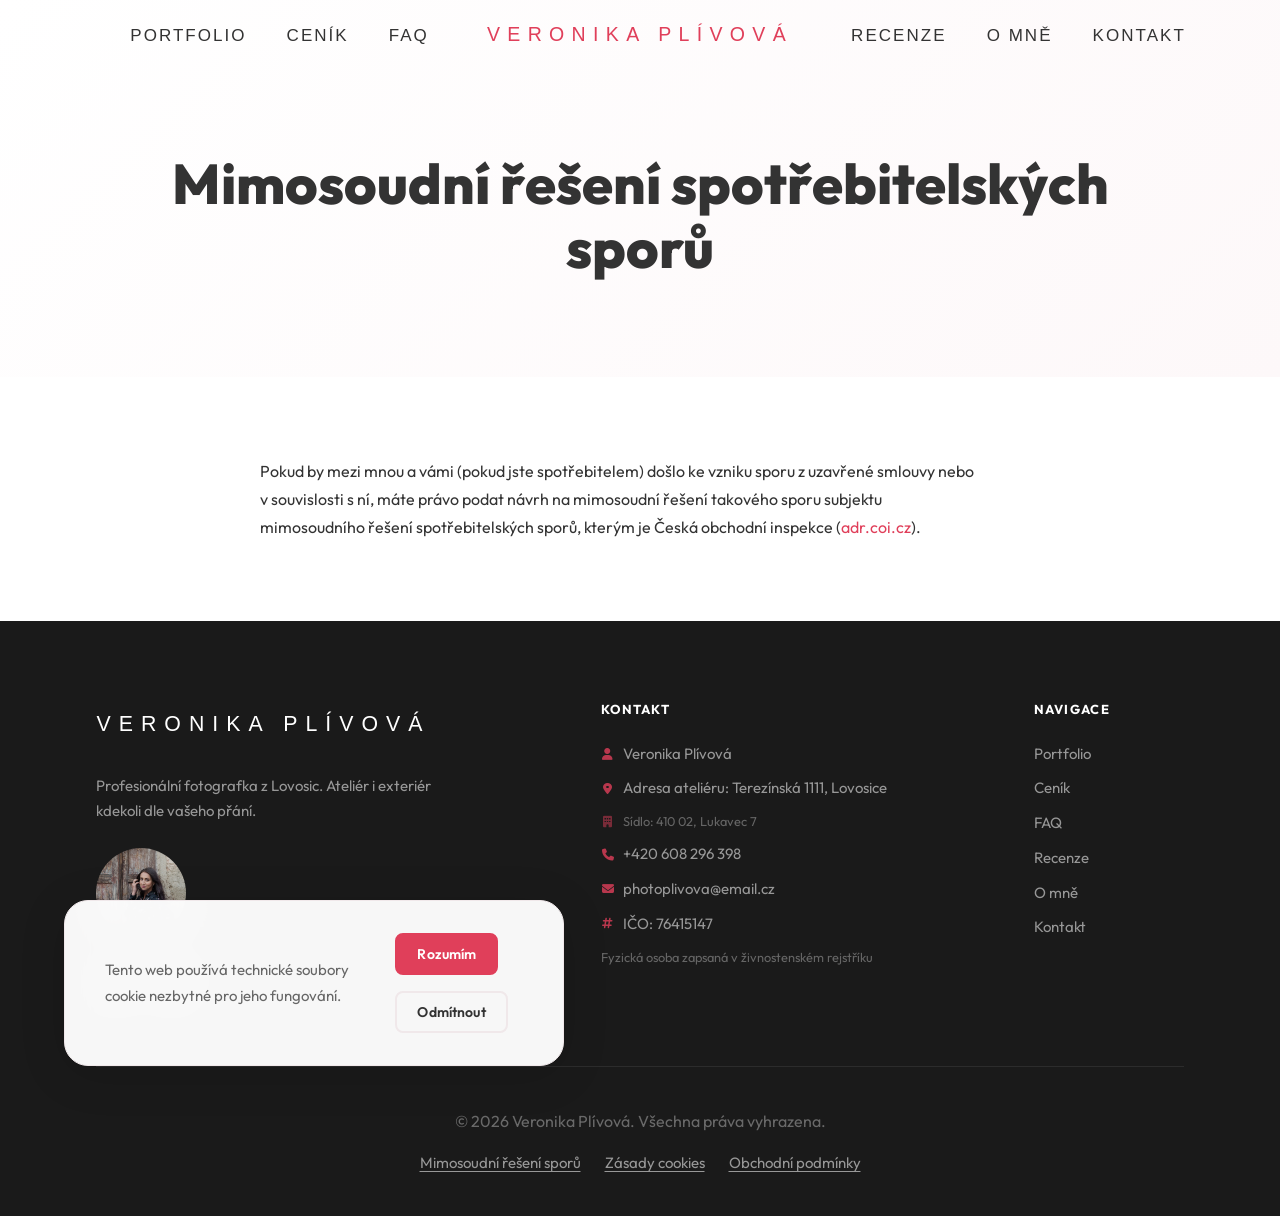
<file: adr.html>
<!DOCTYPE html>
<html lang="cs">
<head>
  <meta charset="UTF-8">
  <meta name="viewport" content="width=device-width, initial-scale=1.0">
  <meta name="robots" content="noindex, nofollow">

  <title>Mimosoudní řešení sporů | Veronika Plívová</title>
  <meta name="description" content="Informace o mimosoudním řešení spotřebitelských sporů.">
  <link rel="canonical" href="https://veronikaplivova.barboramichajlov.cz/adr">

  <meta property="og:type"        content="website">
  <meta property="og:url"         content="https://veronikaplivova.barboramichajlov.cz/adr">
  <meta property="og:title"       content="Mimosoudní řešení sporů | Veronika Plívová">
  <meta property="og:description" content="Informace o mimosoudním řešení spotřebitelských sporů.">
  <meta property="og:image"       content="https://veronikaplivova.barboramichajlov.cz/og-image.jpg">
  <meta property="og:locale"      content="cs_CZ">

  <link rel="icon" type="image/svg+xml" href="/favicon.svg">
  <link rel="preconnect" href="https://fonts.googleapis.com">
  <link rel="preconnect" href="https://fonts.gstatic.com" crossorigin>
  <link href="https://fonts.googleapis.com/css2?family=Outfit:wght@400;500;600;700;800&display=swap" rel="stylesheet">
  <link rel="stylesheet" href="https://cdnjs.cloudflare.com/ajax/libs/font-awesome/6.5.0/css/all.min.css">
  <link rel="stylesheet" href="css/styles.css">
</head>
<body>

<!-- Navigace -->
<header>
  <nav class="site-nav" id="site-nav" aria-label="Hlavní navigace">
    <div class="nav-inner">
      <div class="nav-links-left">
        <a href="/portfolio" class="nav-link">Portfolio</a>
        <a href="/cenik"     class="nav-link">Ceník</a>
        <a href="/faq"       class="nav-link">FAQ</a>
      </div>
      <a href="/" class="nav-logo" aria-label="Domů – Foto Veronika Plívová">
        <img src="Obrazky_Plivova/Logo_Plivova.svg" alt="Logo Veronika Plívová">
      </a>
      <div class="nav-links-right">
        <a href="/recenze" class="nav-link">Recenze</a>
        <a href="/o-mne"   class="nav-link">O&nbsp;mně</a>
        <a href="/kontakt" class="nav-link">Kontakt</a>
      </div>
      <div class="nav-spacer" aria-hidden="true"></div>
      <button class="nav-hamburger" id="nav-hamburger"
              aria-label="Otevřít menu" aria-expanded="false" aria-controls="nav-mobile-menu">
        <span></span><span></span><span></span>
      </button>
    </div>
  </nav>
  <div class="nav-mobile-menu" id="nav-mobile-menu" role="dialog" aria-label="Mobilní navigace">
    <a href="/portfolio" class="nav-mobile-link">Portfolio</a>
    <a href="/cenik"     class="nav-mobile-link">Ceník</a>
    <a href="/faq"       class="nav-mobile-link">FAQ</a>
    <a href="/recenze"   class="nav-mobile-link">Recenze</a>
    <a href="/o-mne"     class="nav-mobile-link">O&nbsp;mně</a>
    <a href="/kontakt"   class="nav-mobile-link">Kontakt</a>
  </div>
</header>

<main>

  <section class="page-hero">
    <div class="container">
      <h1>Mimosoudní řešení spotřebitelských sporů</h1>
    </div>
  </section>

  <section>
    <div class="container" style="max-width: 760px;">
      <p>Pokud by mezi mnou a&nbsp;vámi (pokud jste spotřebitelem) došlo ke vzniku sporu z&nbsp;uzavřené smlouvy nebo v&nbsp;souvislosti s&nbsp;ní, máte právo podat návrh na mimosoudní řešení takového sporu subjektu mimosoudního řešení spotřebitelských sporů, kterým je Česká obchodní inspekce (<a href="https://adr.coi.cz" target="_blank" rel="noopener noreferrer" style="color: var(--c-primary);">adr.coi.cz</a>).</p>
    </div>
  </section>

</main>

<!-- Patička -->
<footer class="site-footer" role="contentinfo">
  <div class="container">
    <div class="footer-grid">
      <div class="footer-brand">
        <img src="Obrazky_Plivova/Logo_Plivova.svg" alt="Logo Veronika Plívová" class="footer-logo">
        <p>Profesionální fotografka z&nbsp;Lovosic. Ateliér i&nbsp;exteriér kdekoli dle vašeho přání.</p>
        <img src="Obrazky_Plivova/Omne_Plivova/DSC_3257mala.webp" alt="Veronika Plívová" class="footer-portrait" loading="lazy">
        <div class="footer-social">
          <a href="https://facebook.com/photoplivova" class="footer-social-icon"
             aria-label="Facebook" rel="noopener noreferrer" target="_blank">
            <i class="fa-brands fa-facebook-f" aria-hidden="true"></i>
          </a>
          <a href="https://www.instagram.com/photo_plivova/" class="footer-social-icon"
             aria-label="Instagram" rel="noopener noreferrer" target="_blank">
            <i class="fa-brands fa-instagram" aria-hidden="true"></i>
          </a>
        </div>
      </div>

      <div>
        <h3 class="footer-heading">Kontakt</h3>
        <address class="footer-links">
          <span class="footer-link"><i class="fa-solid fa-user footer-contact-icon" aria-hidden="true"></i>Veronika Plívová</span>

          <a href="https://maps.app.goo.gl/MpopxitPX6aHcJAa8" class="footer-link" target="_blank" rel="noopener noreferrer"><i class="fa-solid fa-location-dot footer-contact-icon" aria-hidden="true"></i>Adresa&nbsp;ateliéru:&nbsp;Terezínská 1111, Lovosice</a>
          <span class="footer-link" style="font-size:.8em;opacity:.6;"><i class="fa-solid fa-building footer-contact-icon" aria-hidden="true"></i>Sídlo: 410&nbsp;02, Lukavec&nbsp;7</span>
          <a href="tel:+420608296398" class="footer-link"><i class="fa-solid fa-phone footer-contact-icon" aria-hidden="true"></i>+420&nbsp;608&nbsp;296&nbsp;398</a>
          <a href="mailto:photoplivova@email.cz" class="footer-link"><i class="fa-solid fa-envelope footer-contact-icon" aria-hidden="true"></i>photoplivova@email.cz</a>
          <span class="footer-link"><i class="fa-solid fa-hashtag footer-contact-icon" aria-hidden="true"></i>IČO: 76415147</span>
          <span class="footer-link" style="font-size:.8em;opacity:.6;">Fyzická osoba zapsaná v&nbsp;živnostenském rejstříku</span>
        </address>
      </div>

      <div>
        <h3 class="footer-heading">Navigace</h3>
        <nav class="footer-links" aria-label="Patičková navigace">
          <a href="/portfolio" class="footer-link">Portfolio</a>
          <a href="/cenik"     class="footer-link">Ceník</a>
          <a href="/faq"       class="footer-link">FAQ</a>
          <a href="/recenze"   class="footer-link">Recenze</a>
          <a href="/o-mne"     class="footer-link">O&nbsp;mně</a>
          <a href="/kontakt"   class="footer-link">Kontakt</a>
        </nav>
      </div>
    </div>

    <hr class="footer-divider">

    <div class="footer-bottom">
      <p>&copy; 2026 Veronika Plívová. Všechna práva vyhrazena.</p>

      <div class="footer-legal">
        <a href="/adr"     class="footer-link">Mimosoudní řešení sporů</a>
        <a href="/cookies" class="footer-link">Zásady cookies</a>
        <a href="/vop"     class="footer-link">Obchodní podmínky</a>
      </div>
    </div>
  </div>
</footer>

<!-- Cookie lišta -->
<div class="cookie-banner" id="cookie-banner" role="alertdialog" aria-label="Informace o&nbsp;cookies">
  <p>Tento web používá technické soubory cookie nezbytné pro jeho fungování.</p>
  <div class="cookie-actions">
    <button class="btn btn-primary" id="cookie-accept">Rozumím</button>
    <button class="btn btn-ghost"   id="cookie-decline">Odmítnout</button>
  </div>
</div>

<script src="js/script.js"></script>
</body>
</html>
</file>
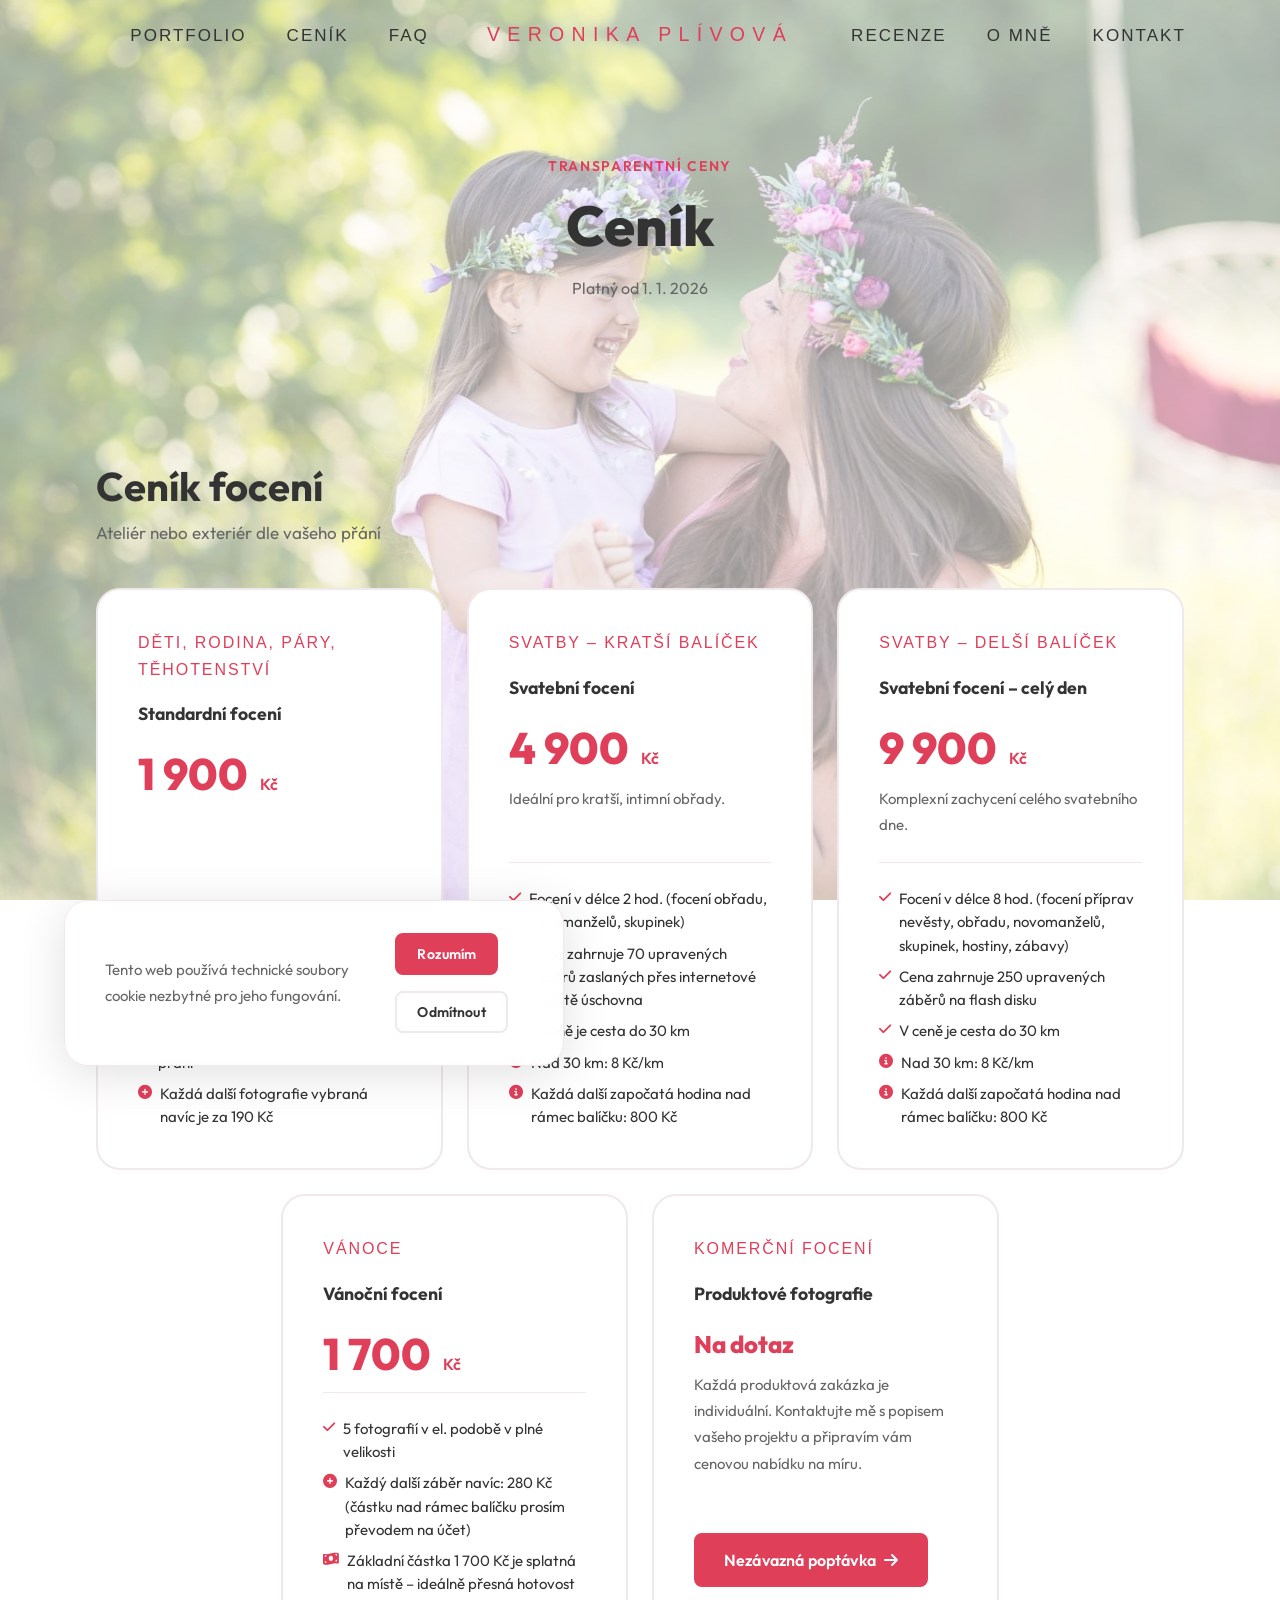
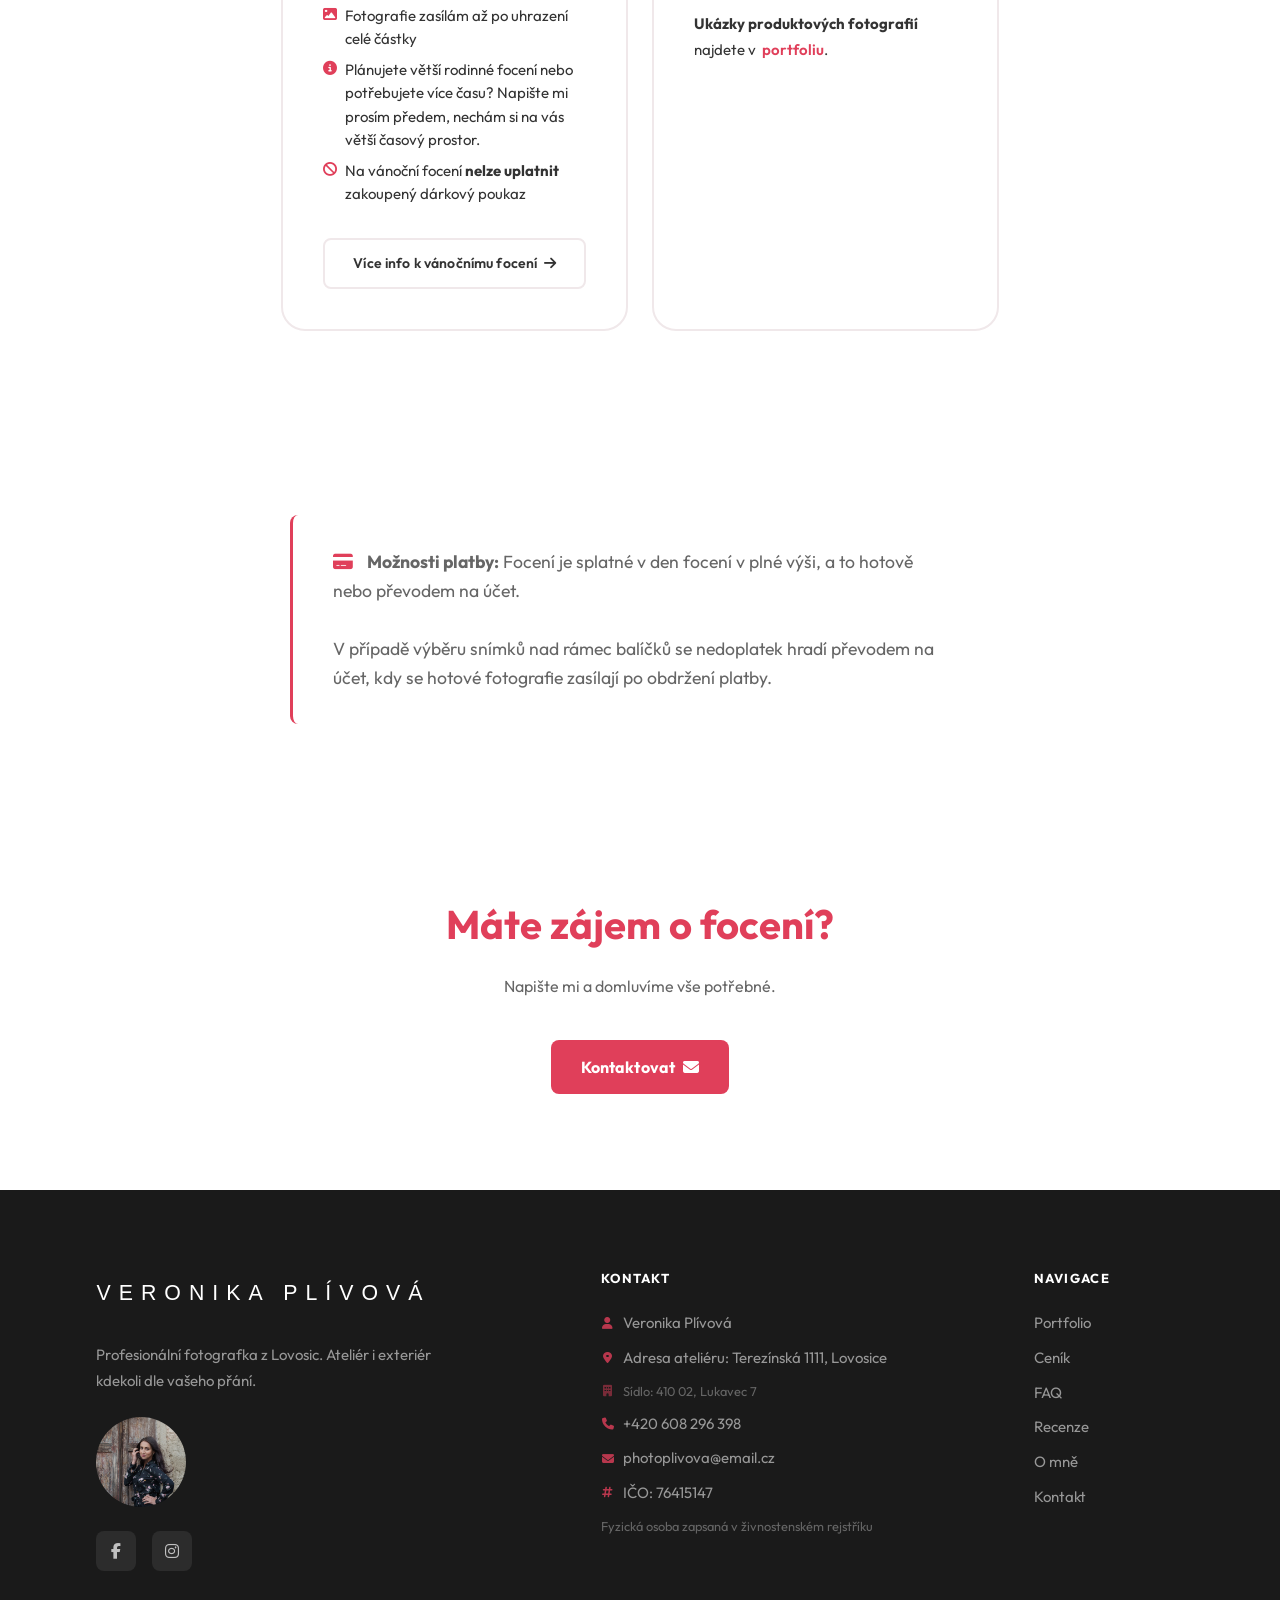
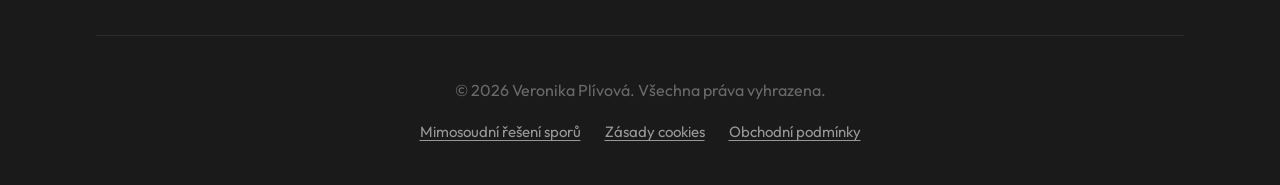
<file: cenik.html>
﻿<!DOCTYPE html>
<html lang="cs">
<head>
  <meta charset="UTF-8">
  <meta name="viewport" content="width=device-width, initial-scale=1.0">
  <meta name="robots" content="noindex, nofollow">

  <title>Ceník fotografování | Veronika Plívová – Lovosice</title>
  <meta name="description" content="Ceník fotografických služeb Veroniky Plívové. Focení dětí, rodiny, párů a&nbsp;těhotenství od 1&nbsp;900&nbsp;Kč. Svatební focení od 4&nbsp;900&nbsp;Kč.">
  <link rel="canonical" href="https://veronikaplivova.barboramichajlov.cz/cenik">

  <meta property="og:type"        content="website">
  <meta property="og:url"         content="https://veronikaplivova.barboramichajlov.cz/cenik">
  <meta property="og:title"       content="Ceník fotografování | Veronika Plívová">
  <meta property="og:description" content="Ceník fotografických služeb – děti, rodina, páry, svatby. Platný od 1.&nbsp;1.&nbsp;2026.">
  <meta property="og:image"       content="https://veronikaplivova.barboramichajlov.cz/Obrazky_Plivova/Hlavni/DSC_6068.webp">
  <meta property="og:locale"      content="cs_CZ">

  <link rel="icon" type="image/svg+xml" href="/favicon.svg">
  <link rel="preconnect" href="https://fonts.googleapis.com">
  <link rel="preconnect" href="https://fonts.gstatic.com" crossorigin>
  <link href="https://fonts.googleapis.com/css2?family=Outfit:wght@400;500;600;700;800&display=swap" rel="stylesheet">
  <link rel="stylesheet" href="https://cdnjs.cloudflare.com/ajax/libs/font-awesome/6.5.0/css/all.min.css">
  <link rel="stylesheet" href="css/styles.css">

  <script type="application/ld+json">
  {
    "@context": "https://schema.org",
    "@type": "Service",
    "name": "Fotografické služby – Veronika Plívová",
    "provider": {
      "@type": "LocalBusiness",
      "name": "Foto Veronika Plívová",
      "url": "https://veronikaplivova.barboramichajlov.cz",
      "telephone": "+420608296398",
      "address": {
        "@type": "PostalAddress",
        "streetAddress": "Terezínská 1111",
        "addressLocality": "Lovosice",
        "addressCountry": "CZ"
      }
    },
    "offers": [
      {
        "@type": "Offer",
        "name": "Focení dětí, rodiny, párů a těhotenství",
        "price": "1900",
        "priceCurrency": "CZK"
      },
      {
        "@type": "Offer",
        "name": "Vánoční focení",
        "price": "1700",
        "priceCurrency": "CZK"
      },
      {
        "@type": "Offer",
        "name": "Svatební focení – kratší balíček",
        "price": "4900",
        "priceCurrency": "CZK"
      },
      {
        "@type": "Offer",
        "name": "Svatební focení – delší balíček",
        "price": "9900",
        "priceCurrency": "CZK"
      }
    ]
  }
  </script>
</head>
<body style="background: linear-gradient(rgba(255,255,255,.60), rgba(255,255,255,.60)), url('Obrazky_Plivova/Rodina_Plivova/DSC_2363-2.webp') center 30% / cover fixed;">

<!-- Navigace -->
<header>
  <nav class="site-nav" id="site-nav" aria-label="Hlavní navigace">
    <div class="nav-inner">
      <div class="nav-links-left">
        <a href="/portfolio" class="nav-link">Portfolio</a>
        <a href="/cenik"     class="nav-link">Ceník</a>
        <a href="/faq"       class="nav-link">FAQ</a>
      </div>
      <a href="/" class="nav-logo" aria-label="Domů – Foto Veronika Plívová">
        <img src="Obrazky_Plivova/Logo_Plivova.svg" alt="Logo Veronika Plívová">
      </a>
      <div class="nav-links-right">
        <a href="/recenze" class="nav-link">Recenze</a>
        <a href="/o-mne"   class="nav-link">O&nbsp;mně</a>
        <a href="/kontakt" class="nav-link">Kontakt</a>
      </div>
      <div class="nav-spacer" aria-hidden="true"></div>
      <button class="nav-hamburger" id="nav-hamburger"
              aria-label="Otevřít menu" aria-expanded="false" aria-controls="nav-mobile-menu">
        <span></span><span></span><span></span>
      </button>
    </div>
  </nav>
  <div class="nav-mobile-menu" id="nav-mobile-menu" role="dialog" aria-label="Mobilní navigace">
    <a href="/portfolio" class="nav-mobile-link">Portfolio</a>
    <a href="/cenik"     class="nav-mobile-link">Ceník</a>
    <a href="/faq"       class="nav-mobile-link">FAQ</a>
    <a href="/recenze"   class="nav-mobile-link">Recenze</a>
    <a href="/o-mne"     class="nav-mobile-link">O&nbsp;mně</a>
    <a href="/kontakt"   class="nav-mobile-link">Kontakt</a>
  </div>
</header>

<main>

  <!-- Záhlaví stránky -->
  <section class="page-hero" style="background: transparent;">
    <div class="container">
      <span class="page-hero-eyebrow">Transparentní ceny</span>
      <h1>Ceník</h1>
      <p>Platný od 1.&nbsp;1.&nbsp;2026</p>
    </div>
  </section>

  <!-- Standardní + Svatební focení -->
  <section aria-labelledby="standard-h2">
    <div class="container">
      <div class="section-header reveal">
        <h2 id="standard-h2">Ceník focení</h2>
        <p class="section-subtitle">Ateliér nebo exteriér dle vašeho přání</p>
      </div>

      <div class="pricing-grid" style="display:grid;grid-template-columns:repeat(6,1fr);gap:var(--sp-3);">

        <div class="pricing-card reveal" style="grid-column:span 2">
          <span class="pricing-badge">Děti, rodina, páry, těhotenství</span>
          <div class="pricing-name">Standardní focení</div>
          <div class="pricing-price">1&nbsp;900 <span class="cur">Kč</span></div>
          <ul class="pricing-features">
            <li><i class="fa-solid fa-check" aria-hidden="true"></i>
              Cena zahrnuje 10 fotografií v&nbsp;el.&nbsp;podobě v&nbsp;plné velikosti</li>
            <li><i class="fa-solid fa-check" aria-hidden="true"></i>
              Čas vyhrazený v&nbsp;délce 60&nbsp;min.</li>
            <li><i class="fa-solid fa-check" aria-hidden="true"></i>
              Ateliér v&nbsp;Lovosicích nebo exteriér dle přání</li>
            <li><i class="fa-solid fa-circle-plus" aria-hidden="true"></i>
              Každá další fotografie vybraná navíc je za 190&nbsp;Kč</li>
          </ul>
        </div>

        <div class="pricing-card reveal" style="grid-column:span 2">
          <span class="pricing-badge">Svatby – kratší balíček</span>
          <div class="pricing-name">Svatební focení</div>
          <div class="pricing-price">4&nbsp;900 <span class="cur">Kč</span></div>
          <p class="pricing-desc">Ideální pro kratší, intimní obřady.</p>
          <ul class="pricing-features">
            <li><i class="fa-solid fa-check" aria-hidden="true"></i>
              Focení v&nbsp;délce 2&nbsp;hod. (focení obřadu, novomanželů, skupinek)</li>
            <li><i class="fa-solid fa-check" aria-hidden="true"></i>
              Cena zahrnuje 70 upravených záběrů zaslaných přes internetové uložiště úschovna</li>
            <li><i class="fa-solid fa-check" aria-hidden="true"></i>
              V&nbsp;ceně je cesta do 30&nbsp;km</li>
            <li><i class="fa-solid fa-circle-info" aria-hidden="true"></i>
              Nad 30&nbsp;km: 8&nbsp;Kč/km</li>
            <li><i class="fa-solid fa-circle-info" aria-hidden="true"></i>
              Každá další započatá hodina nad rámec balíčku: 800&nbsp;Kč</li>
          </ul>
        </div>

        <div class="pricing-card featured reveal" style="grid-column:span 2">
          <span class="pricing-badge">Svatby – delší balíček</span>
          <div class="pricing-name">Svatební focení – celý den</div>
          <div class="pricing-price">9&nbsp;900 <span class="cur">Kč</span></div>
          <p class="pricing-desc">Komplexní zachycení celého svatebního dne.</p>
          <ul class="pricing-features">
            <li><i class="fa-solid fa-check" aria-hidden="true"></i>
              Focení v&nbsp;délce 8&nbsp;hod. (focení příprav nevěsty, obřadu, novomanželů,
              skupinek, hostiny, zábavy)</li>
            <li><i class="fa-solid fa-check" aria-hidden="true"></i>
              Cena zahrnuje 250 upravených záběrů na flash disku</li>
            <li><i class="fa-solid fa-check" aria-hidden="true"></i>
              V&nbsp;ceně je cesta do 30&nbsp;km</li>
            <li><i class="fa-solid fa-circle-info" aria-hidden="true"></i>
              Nad 30&nbsp;km: 8&nbsp;Kč/km</li>
            <li><i class="fa-solid fa-circle-info" aria-hidden="true"></i>
              Každá další započatá hodina nad rámec balíčku: 800&nbsp;Kč</li>
          </ul>
        </div>

        <div class="pricing-card reveal" style="grid-column:2/span 2">
          <span class="pricing-badge">Vánoce</span>
          <div class="pricing-name">Vánoční focení</div>
          <div class="pricing-price">1&nbsp;700 <span class="cur">Kč</span></div>
          <ul class="pricing-features">
            <li><i class="fa-solid fa-check" aria-hidden="true"></i>
              5 fotografií v&nbsp;el.&nbsp;podobě v&nbsp;plné velikosti</li>
            <li><i class="fa-solid fa-circle-plus" aria-hidden="true"></i>
              Každý další záběr navíc: 280&nbsp;Kč (částku nad rámec balíčku prosím převodem na&nbsp;účet)</li>
            <li><i class="fa-solid fa-money-bill-wave" aria-hidden="true"></i>
              Základní částka 1&nbsp;700&nbsp;Kč je splatná na&nbsp;místě – ideálně přesná hotovost</li>
            <li><i class="fa-solid fa-image" aria-hidden="true"></i>
              Fotografie zasílám až po&nbsp;uhrazení celé částky</li>
            <li><i class="fa-solid fa-circle-info" aria-hidden="true"></i>
              Plánujete větší rodinné focení nebo potřebujete více času? Napište mi prosím předem,
              nechám si na&nbsp;vás větší časový prostor.</li>
            <li><i class="fa-solid fa-ban" aria-hidden="true"></i>
              <span>Na vánoční focení <strong>nelze uplatnit</strong> zakoupený dárkový poukaz</span></li>
          </ul>
          <a href="/vanoce" class="btn btn-ghost" style="display:inline-flex;align-items:center;gap:.4rem;margin-top:var(--sp-4);font-size:.875rem;">
            Více info k&nbsp;vánočnímu focení <i class="fa-solid fa-arrow-right" aria-hidden="true"></i>
          </a>
        </div>

        <div class="pricing-card reveal" style="grid-column:span 2">
          <span class="pricing-badge">Komerční focení</span>
          <div class="pricing-name">Produktové fotografie</div>
          <div class="pricing-price" style="font-size:1.5rem;margin:var(--sp-2) 0">
            Na&nbsp;dotaz
          </div>
          <p class="pricing-desc">
            Každá produktová zakázka je individuální. Kontaktujte mě s&nbsp;popisem vašeho
            projektu a&nbsp;připravím vám cenovou nabídku na&nbsp;míru.
          </p>
          <div style="margin-top:var(--sp-4)">
            <a href="/kontakt" class="btn btn-primary">
              Nezávazná poptávka <i class="fa-solid fa-arrow-right" aria-hidden="true"></i>
            </a>
          </div>
          <p style="margin-top:var(--sp-3);font-size:.9375rem;">
            <strong>Ukázky produktových fotografií</strong> najdete v&nbsp;
            <a href="/portfolio#produktove" style="color:var(--c-primary);font-weight:600">portfoliu</a>.
          </p>
        </div>

      </div>

    </div>
  </section>

  <!-- Platba -->
  <section>
    <div class="container" style="display:flex;justify-content:center;">
      <div class="pricing-note reveal" style="font-size:1.1rem;padding:var(--sp-4) var(--sp-5);border-left:3px solid var(--c-primary);background:rgba(255,255,255,.88);max-width:700px;width:100%;">
        <i class="fa-solid fa-credit-card" style="color:var(--c-primary);margin-right:10px;" aria-hidden="true"></i>
        <strong>Možnosti platby:</strong> Focení je splatné v&nbsp;den focení v&nbsp;plné výši, a&nbsp;to hotově nebo převodem na účet.<br><br>
        V&nbsp;případě výběru snímků nad rámec balíčků se nedoplatek hradí převodem na účet, kdy se hotové fotografie zasílají po obdržení platby.
      </div>
    </div>
  </section>

  <!-- CTA -->
  <section class="cta-section" aria-labelledby="cta-h2">
    <div class="container">
      <h2 id="cta-h2">Máte zájem o&nbsp;focení?</h2>
      <p>Napište mi a&nbsp;domluvíme vše potřebné.</p>
      <a href="/kontakt" class="btn">
        Kontaktovat <i class="fa-solid fa-envelope" aria-hidden="true"></i>
      </a>
    </div>
  </section>

</main>

<!-- Patička -->
<footer class="site-footer" role="contentinfo">
  <div class="container">
    <div class="footer-grid">
      <div class="footer-brand">
        <img src="Obrazky_Plivova/Logo_Plivova.svg" alt="Logo Veronika Plívová" class="footer-logo">
        <p>Profesionální fotografka z&nbsp;Lovosic. Ateliér i&nbsp;exteriér kdekoli dle vašeho přání.</p>
        <img src="Obrazky_Plivova/Omne_Plivova/DSC_3257mala.webp" alt="Veronika Plívová" class="footer-portrait" loading="lazy">
        <div class="footer-social">
          <a href="https://facebook.com/photoplivova" class="footer-social-icon"
             aria-label="Facebook" rel="noopener noreferrer" target="_blank">
            <i class="fa-brands fa-facebook-f" aria-hidden="true"></i>
          </a>
          <a href="https://www.instagram.com/photo_plivova/" class="footer-social-icon"
             aria-label="Instagram" rel="noopener noreferrer" target="_blank">
            <i class="fa-brands fa-instagram" aria-hidden="true"></i>
          </a>
        </div>
      </div>
      <div>
        <h3 class="footer-heading">Kontakt</h3>
        <address class="footer-links">
          <span class="footer-link"><i class="fa-solid fa-user footer-contact-icon" aria-hidden="true"></i>Veronika Plívová</span>

          <a href="https://maps.app.goo.gl/MpopxitPX6aHcJAa8" class="footer-link" target="_blank" rel="noopener noreferrer"><i class="fa-solid fa-location-dot footer-contact-icon" aria-hidden="true"></i>Adresa&nbsp;ateliéru:&nbsp;Terezínská 1111, Lovosice</a>
          <span class="footer-link" style="font-size:.8em;opacity:.6;"><i class="fa-solid fa-building footer-contact-icon" aria-hidden="true"></i>Sídlo: 410&nbsp;02, Lukavec&nbsp;7</span>
          <a href="tel:+420608296398" class="footer-link"><i class="fa-solid fa-phone footer-contact-icon" aria-hidden="true"></i>+420&nbsp;608&nbsp;296&nbsp;398</a>
          <a href="mailto:photoplivova@email.cz" class="footer-link"><i class="fa-solid fa-envelope footer-contact-icon" aria-hidden="true"></i>photoplivova@email.cz</a>
          <span class="footer-link"><i class="fa-solid fa-hashtag footer-contact-icon" aria-hidden="true"></i>IČO: 76415147</span>
          <span class="footer-link" style="font-size:.8em;opacity:.6;">Fyzická osoba zapsaná v&nbsp;živnostenském rejstříku</span>
        </address>
      </div>
      <div>
        <h3 class="footer-heading">Navigace</h3>
        <nav class="footer-links" aria-label="Patičková navigace">
          <a href="/portfolio" class="footer-link">Portfolio</a>
          <a href="/cenik"     class="footer-link">Ceník</a>
          <a href="/faq"       class="footer-link">FAQ</a>
          <a href="/recenze"   class="footer-link">Recenze</a>
          <a href="/o-mne"     class="footer-link">O&nbsp;mně</a>
          <a href="/kontakt"   class="footer-link">Kontakt</a>
        </nav>
      </div>
    </div>
    <hr class="footer-divider">
    <div class="footer-bottom">
      <p>&copy; 2026 Veronika Plívová. Všechna práva vyhrazena.</p>

      <div class="footer-legal">
        <a href="/adr"     class="footer-link">Mimosoudní řešení sporů</a>
        <a href="/cookies" class="footer-link">Zásady cookies</a>
        <a href="/vop"     class="footer-link">Obchodní podmínky</a>
      </div>
    </div>
  </div>
</footer>

<!-- Cookie lišta -->
<div class="cookie-banner" id="cookie-banner" role="alertdialog" aria-label="Informace o&nbsp;cookies">
  <p>Tento web používá technické soubory cookie nezbytné pro jeho fungování.</p>
  <div class="cookie-actions">
    <button class="btn btn-primary" id="cookie-accept">Rozumím</button>
    <button class="btn btn-ghost"   id="cookie-decline">Odmítnout</button>
  </div>
</div>

<script src="js/script.js"></script>
</body>
</html>
</file>
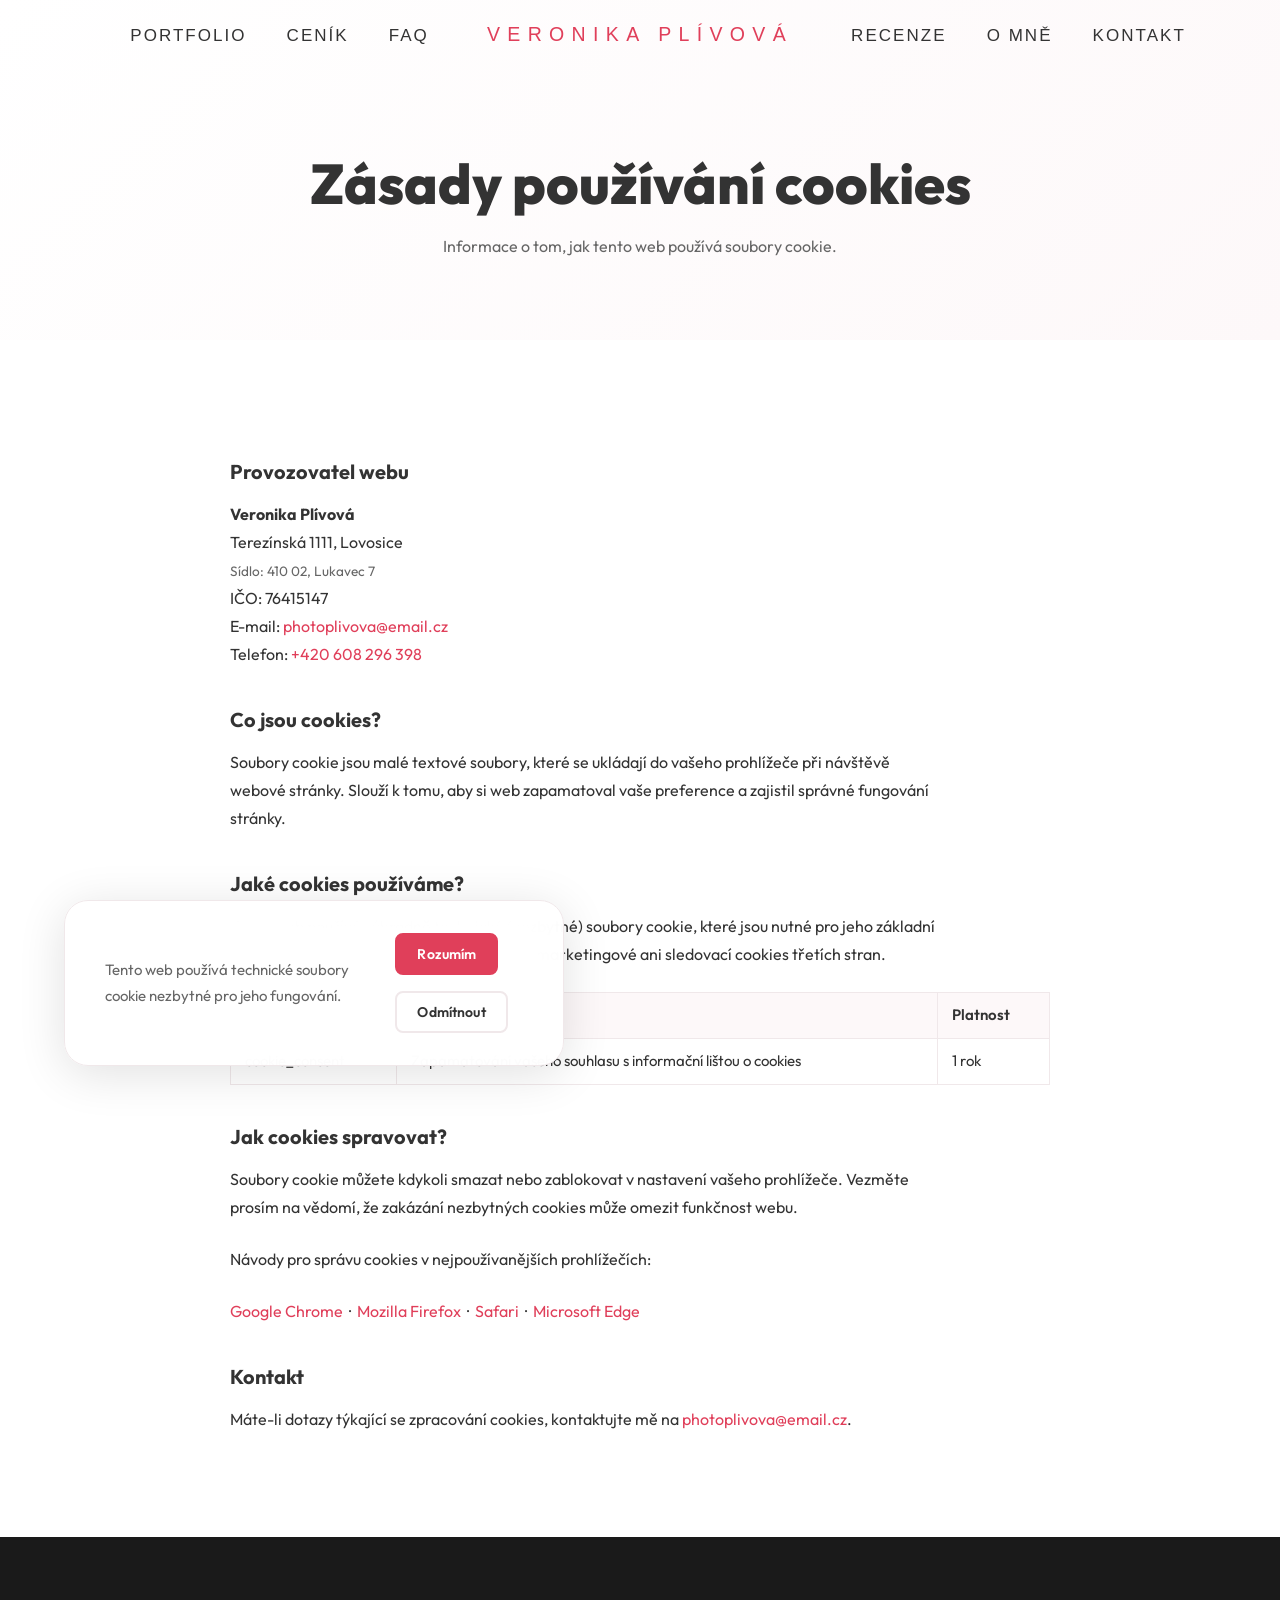
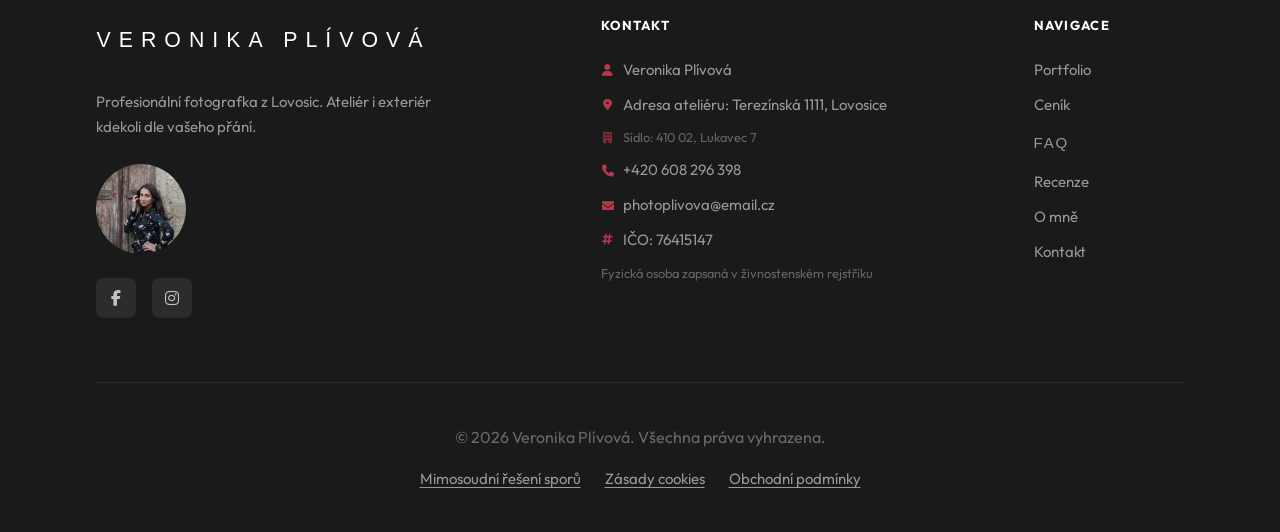
<file: cookies.html>
<!DOCTYPE html>
<html lang="cs">
<head>
  <meta charset="UTF-8">
  <meta name="viewport" content="width=device-width, initial-scale=1.0">
  <meta name="robots" content="noindex, nofollow">

  <title>Zásady používání cookies | Veronika Plívová</title>
  <meta name="description" content="Informace o používání souborů cookie na webu Veroniky Plívové.">
  <link rel="canonical" href="https://veronikaplivova.barboramichajlov.cz/cookies">

  <meta property="og:type"        content="website">
  <meta property="og:url"         content="https://veronikaplivova.barboramichajlov.cz/cookies">
  <meta property="og:title"       content="Zásady používání cookies | Veronika Plívová">
  <meta property="og:description" content="Informace o používání souborů cookie na webu Veroniky Plívové.">
  <meta property="og:image"       content="https://veronikaplivova.barboramichajlov.cz/og-image.jpg">
  <meta property="og:locale"      content="cs_CZ">

  <link rel="icon" type="image/svg+xml" href="/favicon.svg">
  <link rel="preconnect" href="https://fonts.googleapis.com">
  <link rel="preconnect" href="https://fonts.gstatic.com" crossorigin>
  <link href="https://fonts.googleapis.com/css2?family=Outfit:wght@400;500;600;700;800&display=swap" rel="stylesheet">
  <link rel="stylesheet" href="https://cdnjs.cloudflare.com/ajax/libs/font-awesome/6.5.0/css/all.min.css">
  <link rel="stylesheet" href="css/styles.css">
  <style>
    .legal-content h2 { font-size: 1.25rem; margin-top: var(--sp-5); margin-bottom: var(--sp-2); color: var(--c-text); }
    .legal-content p  { margin-bottom: var(--sp-3); }
    .legal-content table { width: 100%; border-collapse: collapse; margin-bottom: var(--sp-4); font-size: .9375rem; }
    .legal-content th { background: var(--c-bg-alt); padding: 10px 14px; text-align: left; font-weight: 600; border: 1px solid var(--c-border); }
    .legal-content td { padding: 10px 14px; border: 1px solid var(--c-border); vertical-align: top; }
  </style>
</head>
<body>

<!-- Navigace -->
<header>
  <nav class="site-nav" id="site-nav" aria-label="Hlavní navigace">
    <div class="nav-inner">
      <div class="nav-links-left">
        <a href="/portfolio" class="nav-link">Portfolio</a>
        <a href="/cenik"     class="nav-link">Ceník</a>
        <a href="/faq"       class="nav-link">FAQ</a>
      </div>
      <a href="/" class="nav-logo" aria-label="Domů – Foto Veronika Plívová">
        <img src="Obrazky_Plivova/Logo_Plivova.svg" alt="Logo Veronika Plívová">
      </a>
      <div class="nav-links-right">
        <a href="/recenze" class="nav-link">Recenze</a>
        <a href="/o-mne"   class="nav-link">O&nbsp;mně</a>
        <a href="/kontakt" class="nav-link">Kontakt</a>
      </div>
      <div class="nav-spacer" aria-hidden="true"></div>
      <button class="nav-hamburger" id="nav-hamburger"
              aria-label="Otevřít menu" aria-expanded="false" aria-controls="nav-mobile-menu">
        <span></span><span></span><span></span>
      </button>
    </div>
  </nav>
  <div class="nav-mobile-menu" id="nav-mobile-menu" role="dialog" aria-label="Mobilní navigace">
    <a href="/portfolio" class="nav-mobile-link">Portfolio</a>
    <a href="/cenik"     class="nav-mobile-link">Ceník</a>
    <a href="/faq"       class="nav-mobile-link">FAQ</a>
    <a href="/recenze"   class="nav-mobile-link">Recenze</a>
    <a href="/o-mne"     class="nav-mobile-link">O&nbsp;mně</a>
    <a href="/kontakt"   class="nav-mobile-link">Kontakt</a>
  </div>
</header>

<main>

  <section class="page-hero">
    <div class="container">
      <h1>Zásady používání cookies</h1>
      <p>Informace o&nbsp;tom, jak tento web používá soubory cookie.</p>
    </div>
  </section>

  <section>
    <div class="container legal-content" style="max-width: 820px;">

      <h2>Provozovatel webu</h2>
      <p>
        <strong>Veronika Plívová</strong><br>
        Terezínská 1111, Lovosice<br>
        <span style="font-size:.85em;color:var(--c-muted);">Sídlo: 410&nbsp;02, Lukavec&nbsp;7</span><br>
        IČO: 76415147<br>
        E-mail: <a href="mailto:photoplivova@email.cz" style="color:var(--c-primary);">photoplivova@email.cz</a><br>
        Telefon: <a href="tel:+420608296398" style="color:var(--c-primary);">+420&nbsp;608&nbsp;296&nbsp;398</a>
      </p>

      <h2>Co jsou cookies?</h2>
      <p>Soubory cookie jsou malé textové soubory, které se ukládají do vašeho prohlížeče při návštěvě webové stránky. Slouží k&nbsp;tomu, aby si web zapamatoval vaše preference a&nbsp;zajistil správné fungování stránky.</p>

      <h2>Jaké cookies používáme?</h2>
      <p>Tento web používá výhradně technické (nezbytné) soubory cookie, které jsou nutné pro jeho základní fungování. Nepoužíváme žádné analytické, marketingové ani sledovací cookies třetích stran.</p>

      <table>
        <thead>
          <tr>
            <th>Název</th>
            <th>Účel</th>
            <th>Platnost</th>
          </tr>
        </thead>
        <tbody>
          <tr>
            <td>cookie_consent</td>
            <td>Zapamatování vašeho souhlasu s&nbsp;informační lištou o&nbsp;cookies</td>
            <td>1 rok</td>
          </tr>
        </tbody>
      </table>

      <h2>Jak cookies spravovat?</h2>
      <p>Soubory cookie můžete kdykoli smazat nebo zablokovat v&nbsp;nastavení vašeho prohlížeče. Vezměte prosím na vědomí, že zakázání nezbytných cookies může omezit funkčnost webu.</p>
      <p>Návody pro správu cookies v&nbsp;nejpoužívanějších prohlížečích:</p>
      <p>
        <a href="https://support.google.com/chrome/answer/95647" target="_blank" rel="noopener noreferrer" style="color:var(--c-primary);">Google Chrome</a> &nbsp;·&nbsp;
        <a href="https://support.mozilla.org/cs/kb/povoleni-zakazani-cookies" target="_blank" rel="noopener noreferrer" style="color:var(--c-primary);">Mozilla Firefox</a> &nbsp;·&nbsp;
        <a href="https://support.apple.com/cs-cz/guide/safari/sfri11471/mac" target="_blank" rel="noopener noreferrer" style="color:var(--c-primary);">Safari</a> &nbsp;·&nbsp;
        <a href="https://support.microsoft.com/cs-cz/microsoft-edge/odstraňování-souborů-cookie-v-prohlížeči-microsoft-edge" target="_blank" rel="noopener noreferrer" style="color:var(--c-primary);">Microsoft Edge</a>
      </p>

      <h2>Kontakt</h2>
      <p>Máte-li dotazy týkající se zpracování cookies, kontaktujte mě na <a href="mailto:photoplivova@email.cz" style="color:var(--c-primary);">photoplivova@email.cz</a>.</p>

    </div>
  </section>

</main>

<!-- Patička -->
<footer class="site-footer" role="contentinfo">
  <div class="container">
    <div class="footer-grid">
      <div class="footer-brand">
        <img src="Obrazky_Plivova/Logo_Plivova.svg" alt="Logo Veronika Plívová" class="footer-logo">
        <p>Profesionální fotografka z&nbsp;Lovosic. Ateliér i&nbsp;exteriér kdekoli dle vašeho přání.</p>
        <img src="Obrazky_Plivova/Omne_Plivova/DSC_3257mala.webp" alt="Veronika Plívová" class="footer-portrait" loading="lazy">
        <div class="footer-social">
          <a href="https://facebook.com/photoplivova" class="footer-social-icon"
             aria-label="Facebook" rel="noopener noreferrer" target="_blank">
            <i class="fa-brands fa-facebook-f" aria-hidden="true"></i>
          </a>
          <a href="https://www.instagram.com/photo_plivova/" class="footer-social-icon"
             aria-label="Instagram" rel="noopener noreferrer" target="_blank">
            <i class="fa-brands fa-instagram" aria-hidden="true"></i>
          </a>
        </div>
      </div>

      <div>
        <h3 class="footer-heading">Kontakt</h3>
        <address class="footer-links">
          <span class="footer-link"><i class="fa-solid fa-user footer-contact-icon" aria-hidden="true"></i>Veronika Plívová</span>

          <a href="https://maps.app.goo.gl/MpopxitPX6aHcJAa8" class="footer-link" target="_blank" rel="noopener noreferrer"><i class="fa-solid fa-location-dot footer-contact-icon" aria-hidden="true"></i>Adresa&nbsp;ateliéru:&nbsp;Terezínská 1111, Lovosice</a>
          <span class="footer-link" style="font-size:.8em;opacity:.6;"><i class="fa-solid fa-building footer-contact-icon" aria-hidden="true"></i>Sídlo: 410&nbsp;02, Lukavec&nbsp;7</span>
          <a href="tel:+420608296398" class="footer-link"><i class="fa-solid fa-phone footer-contact-icon" aria-hidden="true"></i>+420&nbsp;608&nbsp;296&nbsp;398</a>
          <a href="mailto:photoplivova@email.cz" class="footer-link"><i class="fa-solid fa-envelope footer-contact-icon" aria-hidden="true"></i>photoplivova@email.cz</a>
          <span class="footer-link"><i class="fa-solid fa-hashtag footer-contact-icon" aria-hidden="true"></i>IČO: 76415147</span>
          <span class="footer-link" style="font-size:.8em;opacity:.6;">Fyzická osoba zapsaná v&nbsp;živnostenském rejstříku</span>
        </address>
      </div>

      <div>
        <h3 class="footer-heading">Navigace</h3>
        <nav class="footer-links" aria-label="Patičková navigace">
          <a href="/portfolio" class="footer-link">Portfolio</a>
          <a href="/cenik"     class="footer-link">Ceník</a>
          <a href="/faq"       class="nav-link footer-link">FAQ</a>
          <a href="/recenze"   class="footer-link">Recenze</a>
          <a href="/o-mne"     class="footer-link">O&nbsp;mně</a>
          <a href="/kontakt"   class="footer-link">Kontakt</a>
        </nav>
      </div>
    </div>

    <hr class="footer-divider">

    <div class="footer-bottom">
      <p>&copy; 2026 Veronika Plívová. Všechna práva vyhrazena.</p>

      <div class="footer-legal">
        <a href="/adr"     class="footer-link">Mimosoudní řešení sporů</a>
        <a href="/cookies" class="footer-link">Zásady cookies</a>
        <a href="/vop"     class="footer-link">Obchodní podmínky</a>
      </div>
    </div>
  </div>
</footer>

<!-- Cookie lišta -->
<div class="cookie-banner" id="cookie-banner" role="alertdialog" aria-label="Informace o&nbsp;cookies">
  <p>Tento web používá technické soubory cookie nezbytné pro jeho fungování.</p>
  <div class="cookie-actions">
    <button class="btn btn-primary" id="cookie-accept">Rozumím</button>
    <button class="btn btn-ghost"   id="cookie-decline">Odmítnout</button>
  </div>
</div>

<script src="js/script.js"></script>
</body>
</html>
</file>
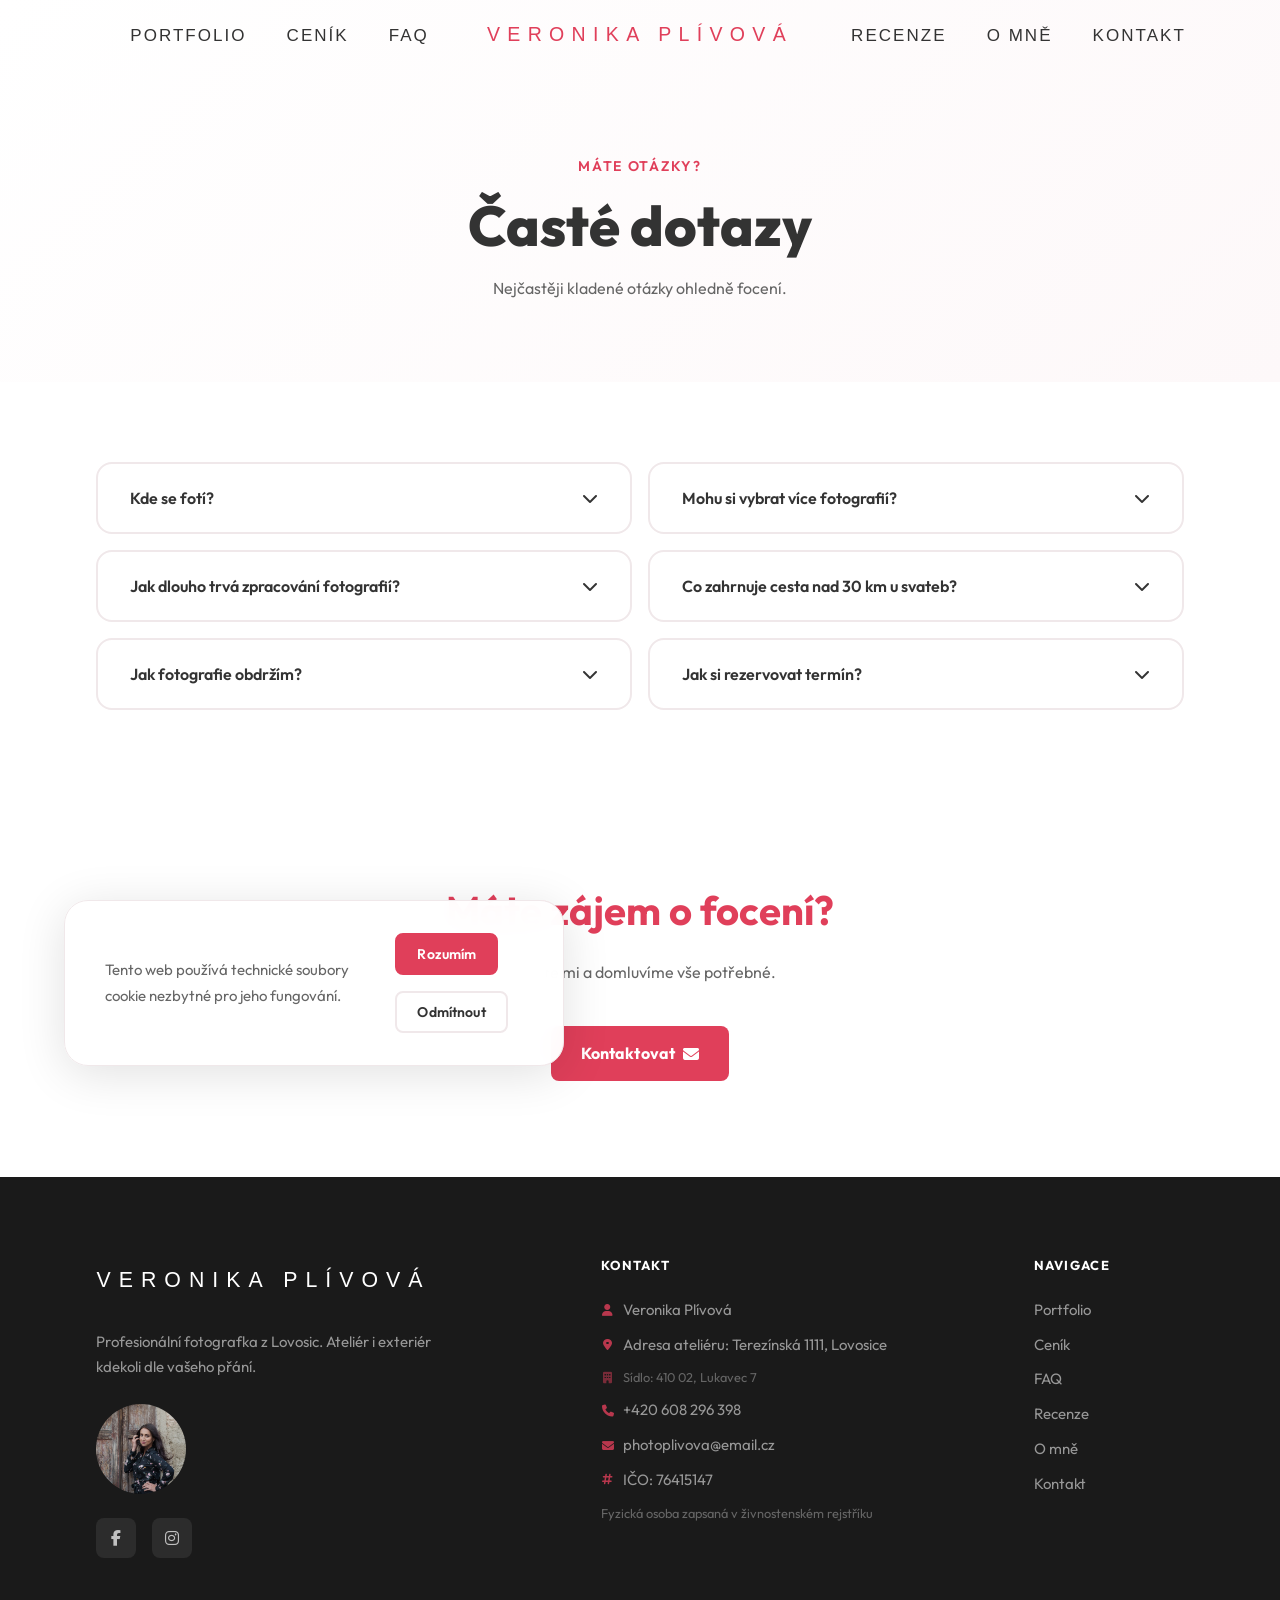
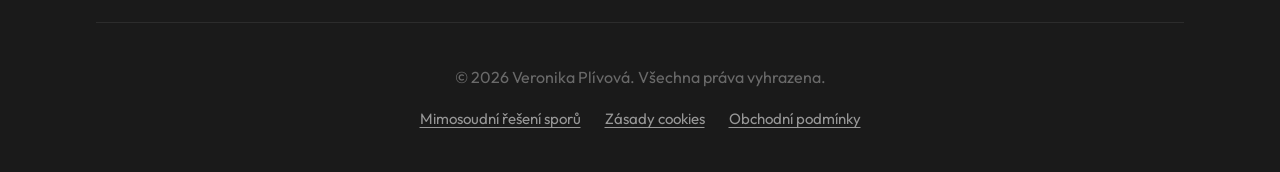
<file: faq.html>
﻿<!DOCTYPE html>
<html lang="cs">
<head>
  <meta charset="UTF-8">
  <meta name="viewport" content="width=device-width, initial-scale=1.0">
  <meta name="robots" content="noindex, nofollow">

  <title>Časté dotazy | Veronika Plívová – Fotografka Lovosice</title>
  <meta name="description" content="Odpovědi na nejčastější otázky ohledně focení u Veroniky Plívové – kde se fotí, jak dlouho trvá zpracování, jak fotografie obdržíte.">
  <link rel="canonical" href="https://veronikaplivova.barboramichajlov.cz/faq">

  <meta property="og:type"        content="website">
  <meta property="og:url"         content="https://veronikaplivova.barboramichajlov.cz/faq">
  <meta property="og:title"       content="Časté dotazy | Veronika Plívová – Fotografka">
  <meta property="og:description" content="Odpovědi na nejčastější otázky ohledně focení.">
  <meta property="og:image"       content="https://veronikaplivova.barboramichajlov.cz/og-image.jpg">
  <meta property="og:locale"      content="cs_CZ">

  <link rel="icon" type="image/svg+xml" href="/favicon.svg">
  <link rel="preconnect" href="https://fonts.googleapis.com">
  <link rel="preconnect" href="https://fonts.gstatic.com" crossorigin>
  <link href="https://fonts.googleapis.com/css2?family=Outfit:wght@400;500;600;700;800&display=swap" rel="stylesheet">
  <link rel="stylesheet" href="https://cdnjs.cloudflare.com/ajax/libs/font-awesome/6.5.0/css/all.min.css">
  <link rel="stylesheet" href="css/styles.css">
</head>
<body>

<!-- Navigace -->
<header>
  <nav class="site-nav" id="site-nav" aria-label="Hlavní navigace">
    <div class="nav-inner">
      <div class="nav-links-left">
        <a href="/portfolio" class="nav-link">Portfolio</a>
        <a href="/cenik"     class="nav-link">Ceník</a>
        <a href="/faq"       class="nav-link">FAQ</a>
      </div>
      <a href="/" class="nav-logo" aria-label="Domů – Foto Veronika Plívová">
        <img src="Obrazky_Plivova/Logo_Plivova.svg" alt="Logo Veronika Plívová">
      </a>
      <div class="nav-links-right">
        <a href="/recenze" class="nav-link">Recenze</a>
        <a href="/o-mne"   class="nav-link">O&nbsp;mně</a>
        <a href="/kontakt" class="nav-link">Kontakt</a>
      </div>
      <div class="nav-spacer" aria-hidden="true"></div>
      <button class="nav-hamburger" id="nav-hamburger"
              aria-label="Otevřít menu" aria-expanded="false" aria-controls="nav-mobile-menu">
        <span></span><span></span><span></span>
      </button>
    </div>
  </nav>
  <div class="nav-mobile-menu" id="nav-mobile-menu" role="dialog" aria-label="Mobilní navigace">
    <a href="/portfolio" class="nav-mobile-link">Portfolio</a>
    <a href="/cenik"     class="nav-mobile-link">Ceník</a>
    <a href="/faq"       class="nav-mobile-link">FAQ</a>
    <a href="/recenze"   class="nav-mobile-link">Recenze</a>
    <a href="/o-mne"     class="nav-mobile-link">O&nbsp;mně</a>
    <a href="/kontakt"   class="nav-mobile-link">Kontakt</a>
  </div>
</header>

<main>

  <!-- Záhlaví -->
  <section class="page-hero">
    <div class="container">
      <span class="page-hero-eyebrow">Máte otázky?</span>
      <h1>Časté dotazy</h1>
      <p>Nejčastěji kladené otázky ohledně focení.</p>
    </div>
  </section>

  <!-- FAQ sekce -->
  <section aria-labelledby="faq-h2">
    <div class="container">
      <h2 id="faq-h2" class="visually-hidden">Časté dotazy</h2>

      <div class="accordion-cols reveal">
        <div class="accordion">
          <div class="accordion-item">
            <button class="accordion-header" aria-expanded="false">
              Kde se fotí?
              <i class="fa-solid fa-chevron-down accordion-icon" aria-hidden="true"></i>
            </button>
            <div class="accordion-body">
              <div class="accordion-body-inner">
                Fotím v&nbsp;ateliéru v&nbsp;Lovosicích (Terezínská 1111, nad cukrářskými potřebami Lilie)
                nebo prakticky kdekoliv venku – lokalitu si vybíráte vy.
              </div>
            </div>
          </div>

          <div class="accordion-item">
            <button class="accordion-header" aria-expanded="false">
              Jak dlouho trvá zpracování fotografií?
              <i class="fa-solid fa-chevron-down accordion-icon" aria-hidden="true"></i>
            </button>
            <div class="accordion-body">
              <div class="accordion-body-inner">
                Hotové fotografie obvykle odesílám do 2–4 týdnů od focení.
                U&nbsp;svatebního focení může zpracování trvat déle.
              </div>
            </div>
          </div>

          <div class="accordion-item">
            <button class="accordion-header" aria-expanded="false">
              Jak fotografie obdržím?
              <i class="fa-solid fa-chevron-down accordion-icon" aria-hidden="true"></i>
            </button>
            <div class="accordion-body">
              <div class="accordion-body-inner">
                Fotografie ze standardního focení a&nbsp;kratšího svatebního balíčku zasílám
                přes online úložiště. Delší svatební balíček obsahuje flash disk.
              </div>
            </div>
          </div>
        </div>

        <div class="accordion">
          <div class="accordion-item">
            <button class="accordion-header" aria-expanded="false">
              Mohu si vybrat více fotografií?
              <i class="fa-solid fa-chevron-down accordion-icon" aria-hidden="true"></i>
            </button>
            <div class="accordion-body">
              <div class="accordion-body-inner">
                Ano, každý standardní balíček obsahuje 10 fotografií a&nbsp;každou další
                vybranou fotografii navíc si můžete dokoupit za 190&nbsp;Kč.
              </div>
            </div>
          </div>

          <div class="accordion-item">
            <button class="accordion-header" aria-expanded="false">
              Co zahrnuje cesta nad 30&nbsp;km u&nbsp;svateb?
              <i class="fa-solid fa-chevron-down accordion-icon" aria-hidden="true"></i>
            </button>
            <div class="accordion-body">
              <div class="accordion-body-inner">
                Cesta do 30&nbsp;km je v&nbsp;ceně obou svatebních balíčků.
                Nad tuto vzdálenost se účtuje 8&nbsp;Kč za každý km nad limit.
              </div>
            </div>
          </div>

          <div class="accordion-item">
            <button class="accordion-header" aria-expanded="false">
              Jak si rezervovat termín?
              <i class="fa-solid fa-chevron-down accordion-icon" aria-hidden="true"></i>
            </button>
            <div class="accordion-body">
              <div class="accordion-body-inner">
                Napište mi na e-mail <a href="mailto:photoplivova@email.cz"
                style="color:var(--c-primary)">photoplivova@email.cz</a> nebo zavolejte
                na <a href="tel:+420608296398" style="color:var(--c-primary)">+420&nbsp;608&nbsp;296&nbsp;398</a>.
                Domluvíme termín i&nbsp;lokalitu.
              </div>
            </div>
          </div>
        </div>
      </div>

    </div>
  </section>

  <!-- CTA -->
  <section class="cta-section" aria-labelledby="cta-h2">
    <div class="container">
      <h2 id="cta-h2">Máte zájem o&nbsp;focení?</h2>
      <p>Napište mi a&nbsp;domluvíme vše potřebné.</p>
      <a href="/kontakt" class="btn">
        Kontaktovat <i class="fa-solid fa-envelope" aria-hidden="true"></i>
      </a>
    </div>
  </section>

</main>

<!-- Patička -->
<footer class="site-footer" role="contentinfo">
  <div class="container">
    <div class="footer-grid">
      <div class="footer-brand">
        <img src="Obrazky_Plivova/Logo_Plivova.svg" alt="Logo Veronika Plívová" class="footer-logo">
        <p>Profesionální fotografka z&nbsp;Lovosic. Ateliér i&nbsp;exteriér kdekoli dle vašeho přání.</p>
        <img src="Obrazky_Plivova/Omne_Plivova/DSC_3257mala.webp" alt="Veronika Plívová" class="footer-portrait" loading="lazy">
        <div class="footer-social">
          <a href="https://facebook.com/photoplivova" class="footer-social-icon"
             aria-label="Facebook" rel="noopener noreferrer" target="_blank">
            <i class="fa-brands fa-facebook-f" aria-hidden="true"></i>
          </a>
          <a href="https://www.instagram.com/photo_plivova/" class="footer-social-icon"
             aria-label="Instagram" rel="noopener noreferrer" target="_blank">
            <i class="fa-brands fa-instagram" aria-hidden="true"></i>
          </a>
        </div>
      </div>
      <div>
        <h3 class="footer-heading">Kontakt</h3>
        <address class="footer-links">
          <span class="footer-link"><i class="fa-solid fa-user footer-contact-icon" aria-hidden="true"></i>Veronika Plívová</span>

          <a href="https://maps.app.goo.gl/MpopxitPX6aHcJAa8" class="footer-link" target="_blank" rel="noopener noreferrer"><i class="fa-solid fa-location-dot footer-contact-icon" aria-hidden="true"></i>Adresa&nbsp;ateliéru:&nbsp;Terezínská 1111, Lovosice</a>
          <span class="footer-link" style="font-size:.8em;opacity:.6;"><i class="fa-solid fa-building footer-contact-icon" aria-hidden="true"></i>Sídlo: 410&nbsp;02, Lukavec&nbsp;7</span>
          <a href="tel:+420608296398" class="footer-link"><i class="fa-solid fa-phone footer-contact-icon" aria-hidden="true"></i>+420&nbsp;608&nbsp;296&nbsp;398</a>
          <a href="mailto:photoplivova@email.cz" class="footer-link"><i class="fa-solid fa-envelope footer-contact-icon" aria-hidden="true"></i>photoplivova@email.cz</a>
          <span class="footer-link"><i class="fa-solid fa-hashtag footer-contact-icon" aria-hidden="true"></i>IČO: 76415147</span>
          <span class="footer-link" style="font-size:.8em;opacity:.6;">Fyzická osoba zapsaná v&nbsp;živnostenském rejstříku</span>
        </address>
      </div>
      <div>
        <h3 class="footer-heading">Navigace</h3>
        <nav class="footer-links" aria-label="Patičková navigace">
          <a href="/portfolio" class="footer-link">Portfolio</a>
          <a href="/cenik"     class="footer-link">Ceník</a>
          <a href="/faq"       class="footer-link">FAQ</a>
          <a href="/recenze"   class="footer-link">Recenze</a>
          <a href="/o-mne"     class="footer-link">O&nbsp;mně</a>
          <a href="/kontakt"   class="footer-link">Kontakt</a>
        </nav>
      </div>
    </div>
    <hr class="footer-divider">
    <div class="footer-bottom">
      <p>&copy; 2026 Veronika Plívová. Všechna práva vyhrazena.</p>

      <div class="footer-legal">
        <a href="/adr"     class="footer-link">Mimosoudní řešení sporů</a>
        <a href="/cookies" class="footer-link">Zásady cookies</a>
        <a href="/vop"     class="footer-link">Obchodní podmínky</a>
      </div>
    </div>
  </div>
</footer>

<!-- Cookie lišta -->
<div class="cookie-banner" id="cookie-banner" role="alertdialog" aria-label="Informace o&nbsp;cookies">
  <p>Tento web používá technické soubory cookie nezbytné pro jeho fungování.</p>
  <div class="cookie-actions">
    <button class="btn btn-primary" id="cookie-accept">Rozumím</button>
    <button class="btn btn-ghost"   id="cookie-decline">Odmítnout</button>
  </div>
</div>

<script src="js/script.js"></script>
</body>
</html>
</file>
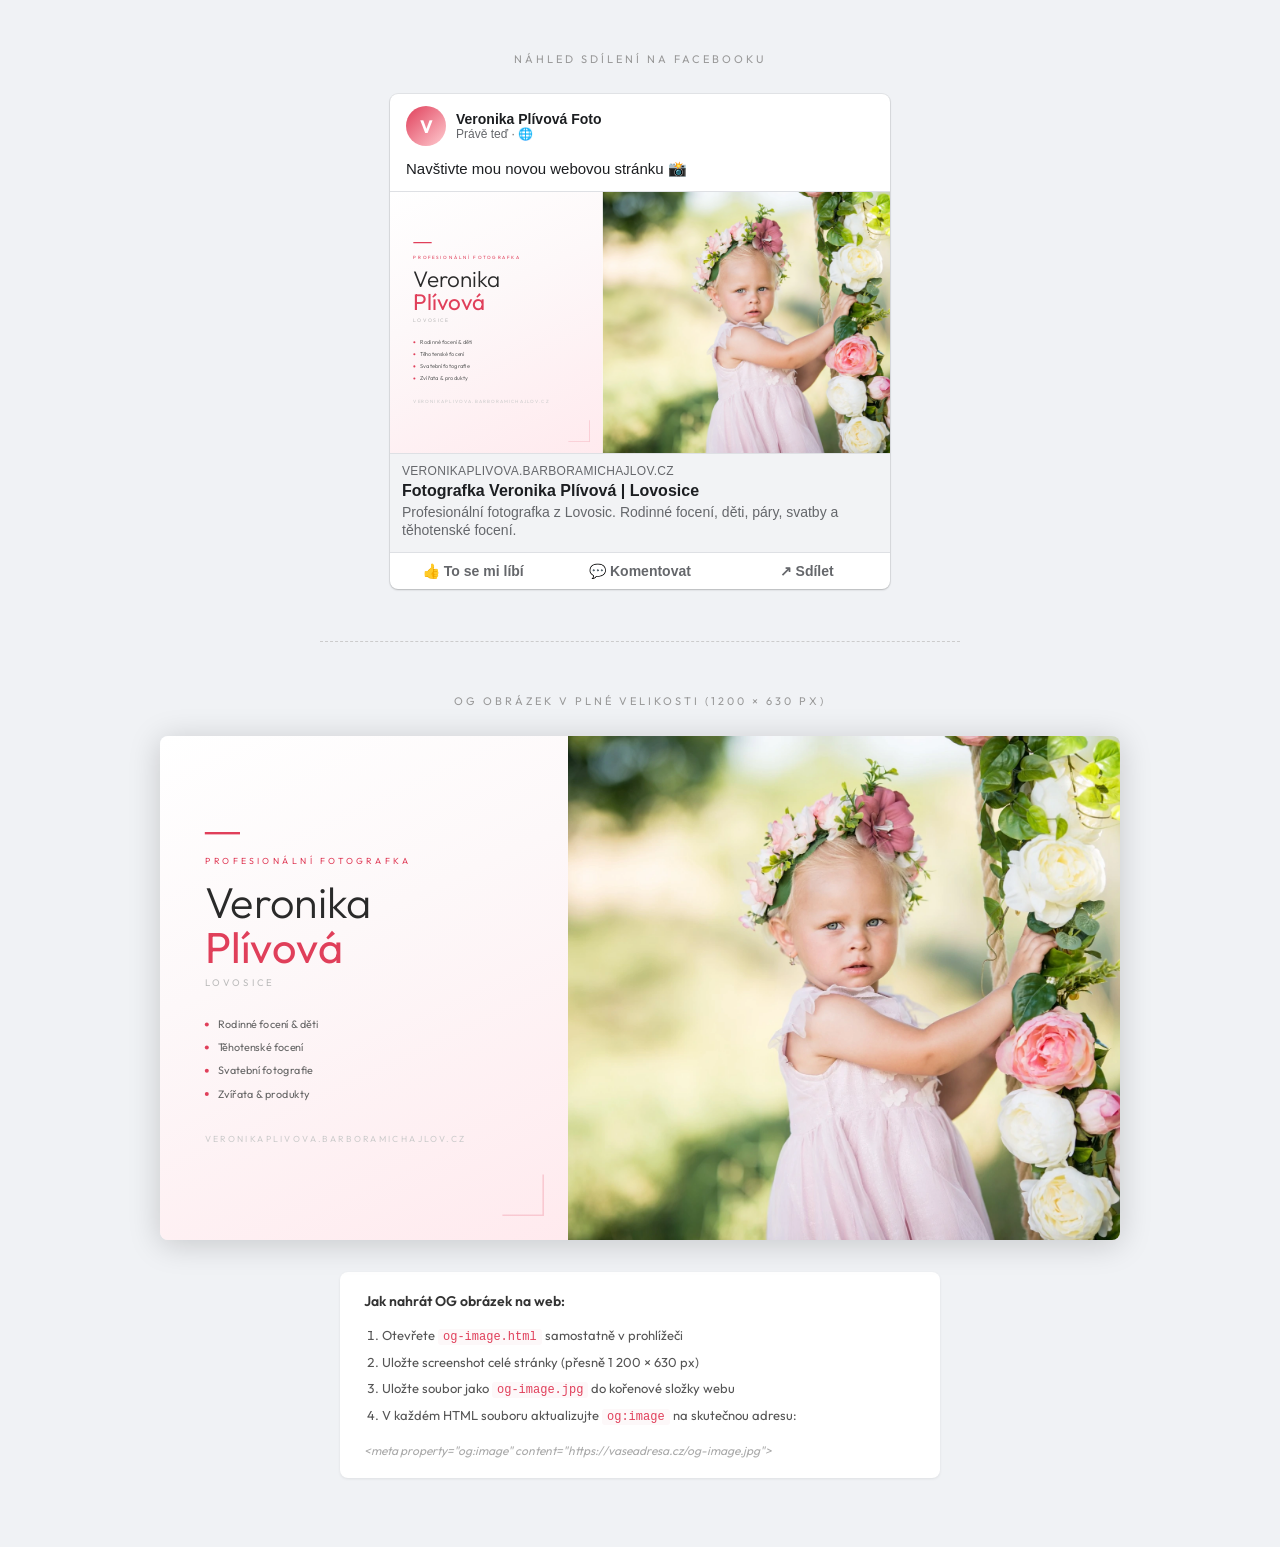
<file: fb-nahled.html>
<!DOCTYPE html>
<html lang="cs">
<head>
  <meta charset="UTF-8">
  <meta name="viewport" content="width=device-width, initial-scale=1.0">
  <title>Facebook náhled — Veronika Plívová</title>
  <link rel="preconnect" href="https://fonts.googleapis.com">
  <link href="https://fonts.googleapis.com/css2?family=Outfit:wght@400;600&display=swap" rel="stylesheet">
  <style>
    * { margin: 0; padding: 0; box-sizing: border-box; }
    body {
      background: #f0f2f5;
      font-family: 'Outfit', sans-serif;
      min-height: 100vh;
      padding: 52px 20px 72px;
    }

    .section-label {
      text-align: center;
      font-size: 11px;
      letter-spacing: 3px;
      text-transform: uppercase;
      color: #999;
      font-weight: 400;
      margin-bottom: 28px;
    }
    .divider {
      max-width: 640px;
      margin: 52px auto;
      border: none;
      border-top: 1px dashed #ccc;
    }

    /* ── Facebook karta ─────────────────────────────────────── */
    .fb-wrap { max-width: 500px; margin: 0 auto 0; }

    .fb-card {
      background: #fff;
      border-radius: 8px;
      box-shadow: 0 1px 2px rgba(0,0,0,.2), 0 0 0 1px rgba(0,0,0,.06);
      overflow: hidden;
    }
    .fb-head {
      display: flex;
      align-items: center;
      gap: 10px;
      padding: 12px 16px;
    }
    .fb-av {
      width: 40px; height: 40px; border-radius: 50%;
      background: linear-gradient(135deg, #e03f5a, #ffccd1);
      display: flex; align-items: center; justify-content: center;
      color: #fff; font-weight: 700; font-size: 18px; flex-shrink: 0;
    }
    .fb-meta { flex: 1; }
    .fb-uname {
      font-size: 14px; font-weight: 600; color: #1c1e21;
      font-family: -apple-system, BlinkMacSystemFont, "Segoe UI", sans-serif;
    }
    .fb-time {
      font-size: 12px; color: #65676b;
      font-family: -apple-system, BlinkMacSystemFont, "Segoe UI", sans-serif;
    }
    .fb-text {
      padding: 0 16px 12px;
      font-size: 15px; color: #1c1e21; line-height: 1.4;
      font-family: -apple-system, BlinkMacSystemFont, "Segoe UI", sans-serif;
    }

    /* og:image jako iframe se zmenšením */
    .fb-img {
      width: 500px;
      height: 262px;
      overflow: hidden;
      display: block;
      border-top: 1px solid #dee0e4;
    }
    .fb-img iframe {
      width: 1200px;
      height: 630px;
      border: none;
      transform: scale(calc(500 / 1200));
      transform-origin: top left;
      pointer-events: none;
    }

    .fb-bar {
      padding: 10px 12px 13px;
      background: #f2f3f5;
      border-top: 1px solid #dee0e4;
    }
    .fb-domain {
      font-size: 12px; color: #65676b; text-transform: uppercase;
      letter-spacing: 0.3px; margin-bottom: 3px;
      font-family: -apple-system, BlinkMacSystemFont, "Segoe UI", sans-serif;
    }
    .fb-title {
      font-size: 16px; font-weight: 700; color: #1c1e21; line-height: 1.25; margin-bottom: 2px;
      font-family: -apple-system, BlinkMacSystemFont, "Segoe UI", sans-serif;
    }
    .fb-desc {
      font-size: 14px; color: #65676b; line-height: 1.3;
      font-family: -apple-system, BlinkMacSystemFont, "Segoe UI", sans-serif;
    }
    .fb-actions {
      display: flex;
      border-top: 1px solid #dee0e4;
      padding: 2px 0;
    }
    .fb-btn {
      flex: 1;
      display: flex; align-items: center; justify-content: center;
      gap: 6px; padding: 8px 4px;
      font-size: 14px; font-weight: 600; color: #65676b;
      font-family: -apple-system, BlinkMacSystemFont, "Segoe UI", sans-serif;
    }

    /* ── OG image v plné velikosti ──────────────────────────── */
    .og-section { max-width: 960px; margin: 0 auto; }
    .og-frame-wrap {
      border-radius: 8px;
      overflow: hidden;
      box-shadow: 0 4px 32px rgba(0,0,0,.18);
      position: relative;
    }
    .og-frame-wrap iframe {
      width: 1200px;
      height: 630px;
      border: none;
      transform-origin: top left;
      display: block;
    }

    /* ── Instrukce ──────────────────────────────────────────── */
    .info {
      max-width: 600px;
      margin: 32px auto 0;
      background: #fff;
      border-radius: 8px;
      padding: 20px 24px;
      box-shadow: 0 1px 3px rgba(0,0,0,.08);
    }
    .info h3 { font-size: 14px; font-weight: 600; color: #333; margin-bottom: 12px; }
    .info ol { padding-left: 18px; }
    .info li { font-size: 13px; color: #555; line-height: 2; }
    .info code {
      background: #fdf8f9;
      color: #e03f5a;
      padding: 1px 5px;
      border-radius: 3px;
      font-size: 12px;
    }
    .info .note {
      margin-top: 14px;
      font-size: 12px;
      color: #aaa;
      font-style: italic;
    }
  </style>
</head>
<body>

  <!-- ① Facebook karta -->
  <p class="section-label">Náhled sdílení na Facebooku</p>
  <div class="fb-wrap">
    <div class="fb-card">
      <div class="fb-head">
        <div class="fb-av">V</div>
        <div class="fb-meta">
          <div class="fb-uname">Veronika Plívová Foto</div>
          <div class="fb-time">Právě teď · 🌐</div>
        </div>
      </div>
      <div class="fb-text">Navštivte mou novou webovou stránku 📸</div>
      <div class="fb-img">
        <iframe src="og-image.html" scrolling="no" title="OG obrázek"></iframe>
      </div>
      <div class="fb-bar">
        <div class="fb-domain">veronikaplivova.barboramichajlov.cz</div>
        <div class="fb-title">Fotografka Veronika Plívová | Lovosice</div>
        <div class="fb-desc">Profesionální fotografka z Lovosic. Rodinné focení, děti, páry, svatby a těhotenské focení.</div>
      </div>
      <div class="fb-actions">
        <div class="fb-btn">👍 To se mi líbí</div>
        <div class="fb-btn">💬 Komentovat</div>
        <div class="fb-btn">↗ Sdílet</div>
      </div>
    </div>
  </div>

  <hr class="divider">

  <!-- ② Plná velikost OG obrázku -->
  <p class="section-label">OG obrázek v plné velikosti (1200 × 630 px)</p>
  <div class="og-section">
    <div class="og-frame-wrap" id="ogWrap">
      <iframe src="og-image.html" scrolling="no" title="OG obrázek" id="ogFrame"></iframe>
    </div>
  </div>

  <!-- Instrukce -->
  <div class="info">
    <h3>Jak nahrát OG obrázek na web:</h3>
    <ol>
      <li>Otevřete <code>og-image.html</code> samostatně v prohlížeči</li>
      <li>Uložte screenshot celé stránky (přesně 1 200 × 630 px)</li>
      <li>Uložte soubor jako <code>og-image.jpg</code> do kořenové složky webu</li>
      <li>V každém HTML souboru aktualizujte <code>og:image</code> na skutečnou adresu:</li>
    </ol>
    <p class="note">&lt;meta property="og:image" content="https://vaseadresa.cz/og-image.jpg"&gt;</p>
  </div>

  <script>
    function scaleOG() {
      const wrap = document.getElementById('ogWrap');
      const frame = document.getElementById('ogFrame');
      const scale = wrap.offsetWidth / 1200;
      frame.style.transform = 'scale(' + scale + ')';
      wrap.style.height = (630 * scale) + 'px';
    }
    scaleOG();
    window.addEventListener('resize', scaleOG);
  </script>

</body>
</html>
</file>
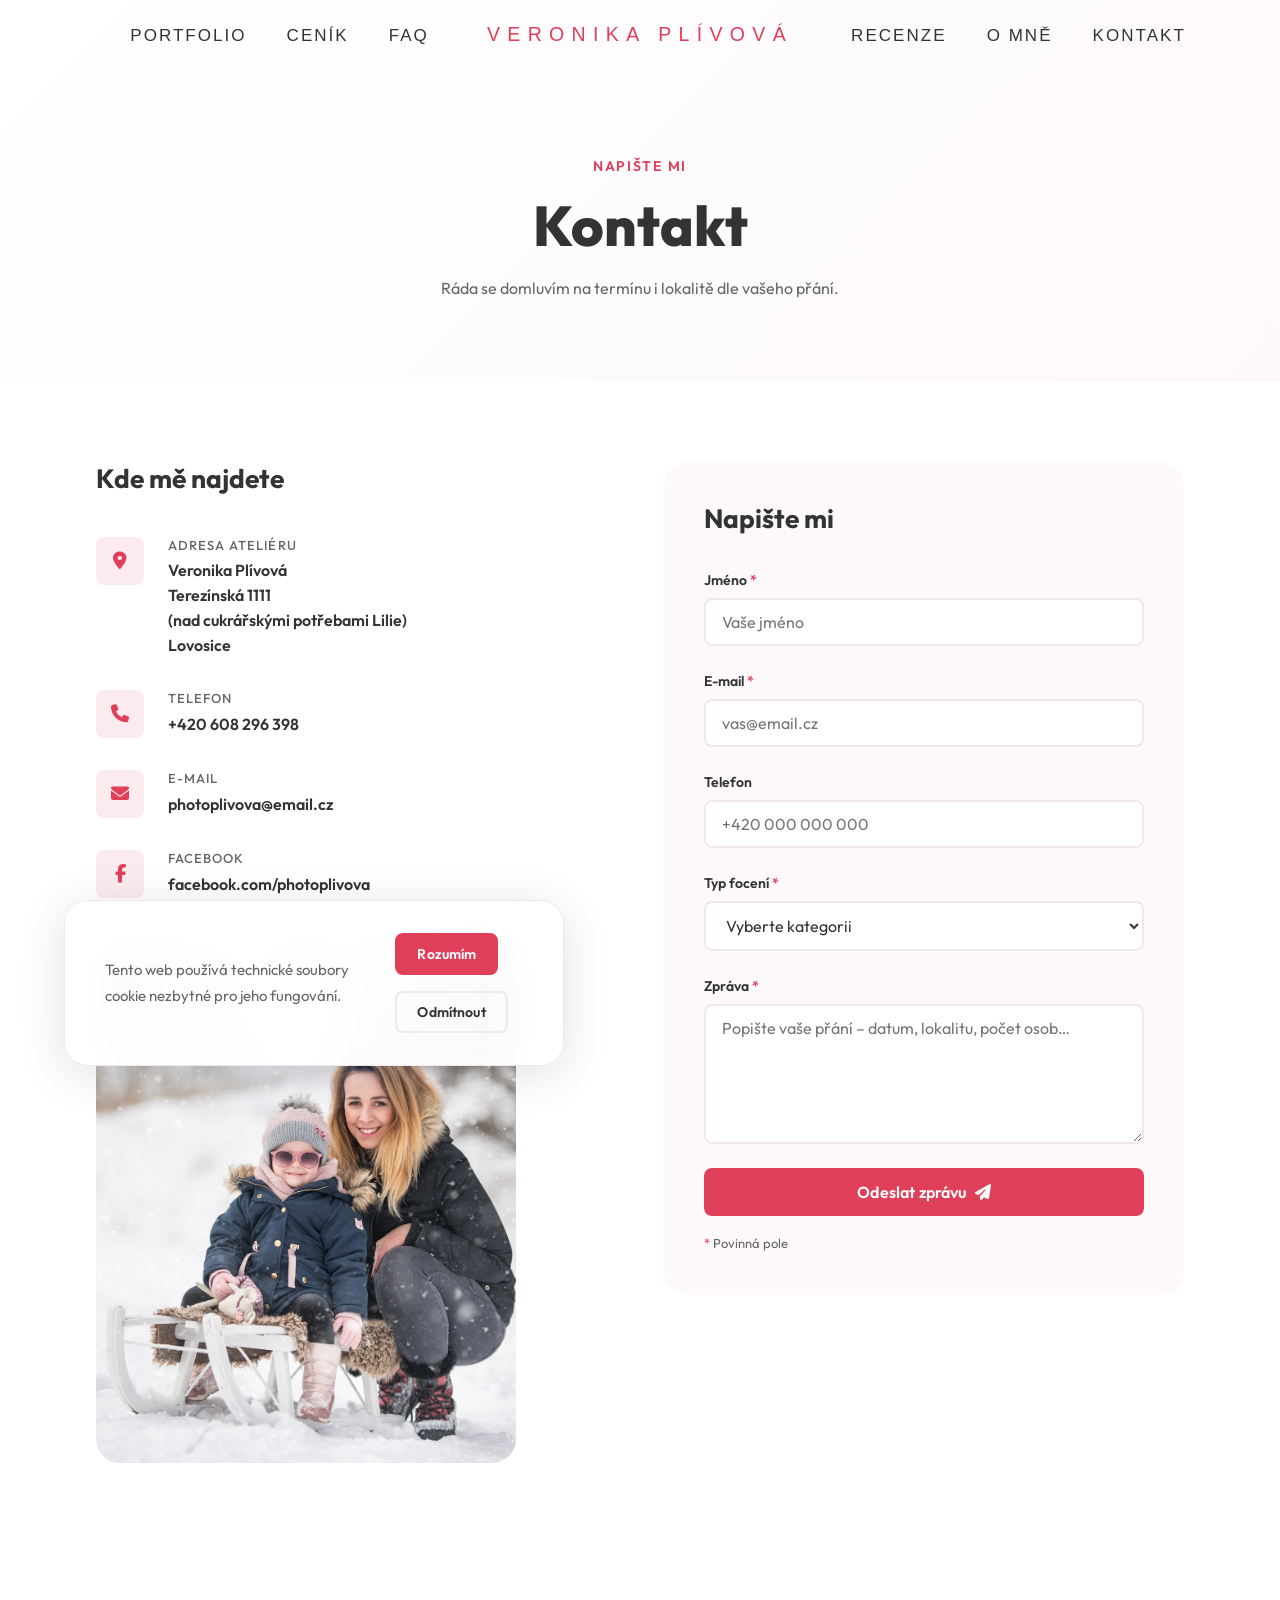
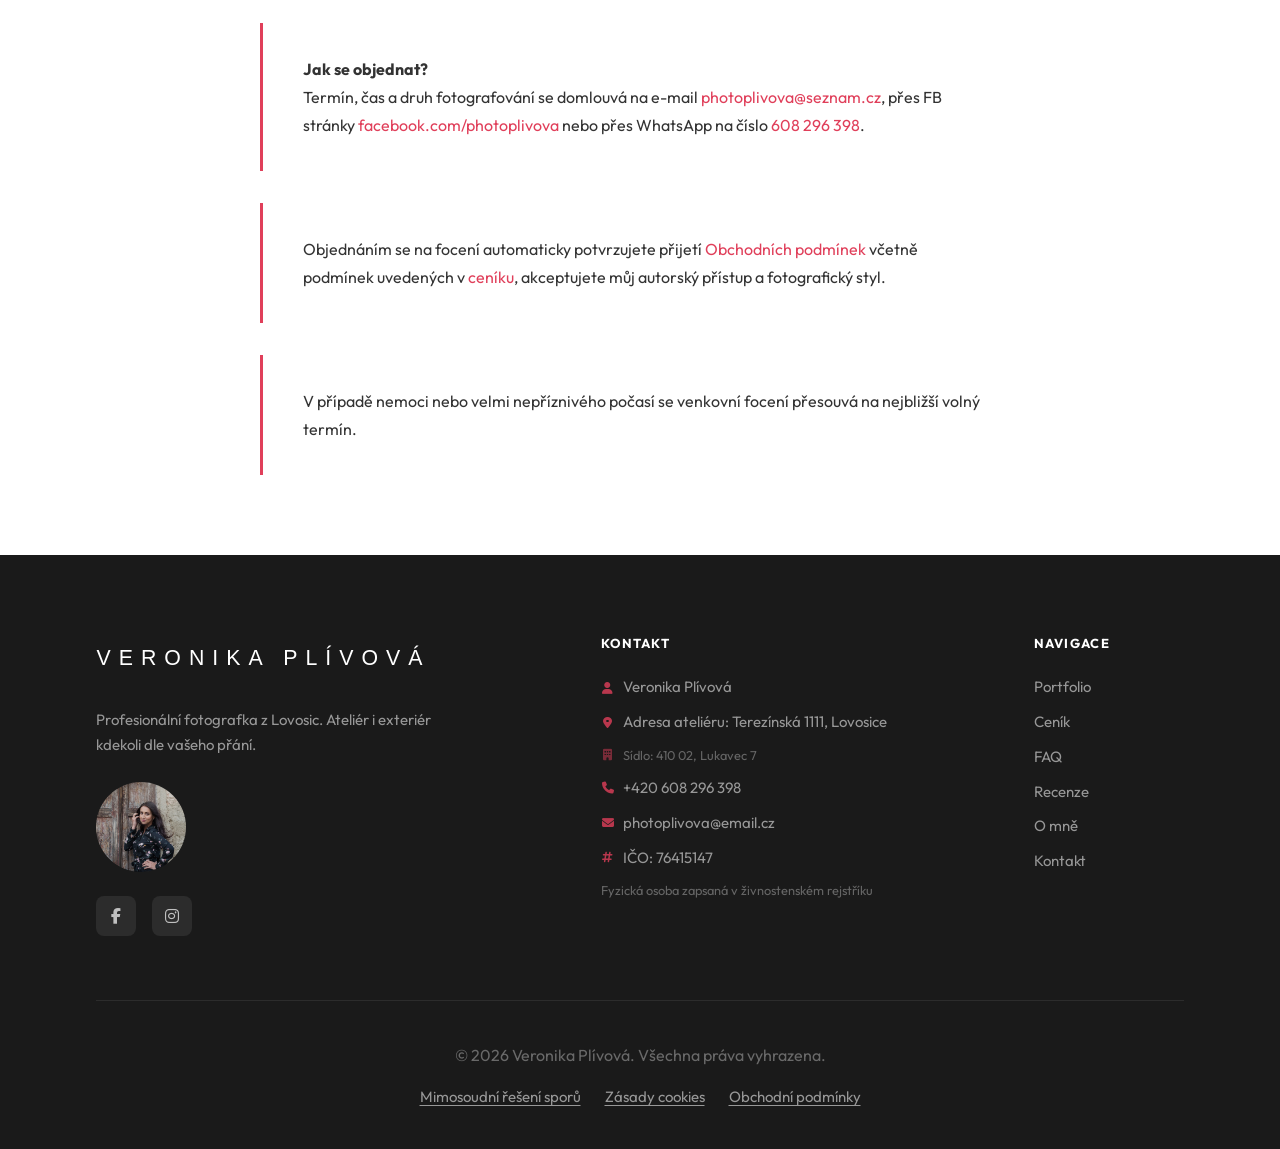
<file: kontakt.html>
﻿<!DOCTYPE html>
<html lang="cs">
<head>
  <meta charset="UTF-8">
  <meta name="viewport" content="width=device-width, initial-scale=1.0">
  <meta name="robots" content="noindex, nofollow">

  <title>Kontakt | Veronika Plívová – Fotografka Lovosice</title>
  <meta name="description" content="Kontaktujte fotografku Veroniku Plívovou. Telefon: +420&nbsp;608&nbsp;296&nbsp;398. Ateliér: Terezínská 1111, Lovosice.">
  <link rel="canonical" href="https://veronikaplivova.barboramichajlov.cz/kontakt">

  <meta property="og:type"        content="website">
  <meta property="og:url"         content="https://veronikaplivova.barboramichajlov.cz/kontakt">
  <meta property="og:title"       content="Kontakt | Veronika Plívová – Fotografka">
  <meta property="og:description" content="Napište nebo zavolejte – domluvíme termín focení.">
  <meta property="og:image"       content="https://veronikaplivova.barboramichajlov.cz/Obrazky_Plivova/Hlavni/_DSC1881m.webp">
  <meta property="og:locale"      content="cs_CZ">

  <link rel="icon" type="image/svg+xml" href="/favicon.svg">
  <link rel="preconnect" href="https://fonts.googleapis.com">
  <link rel="preconnect" href="https://fonts.gstatic.com" crossorigin>
  <link href="https://fonts.googleapis.com/css2?family=Outfit:wght@400;500;600;700;800&display=swap" rel="stylesheet">
  <link rel="stylesheet" href="https://cdnjs.cloudflare.com/ajax/libs/font-awesome/6.5.0/css/all.min.css">
  <link rel="stylesheet" href="css/styles.css">
</head>
<body>

<!-- Navigace -->
<header>
  <nav class="site-nav" id="site-nav" aria-label="Hlavní navigace">
    <div class="nav-inner">
      <div class="nav-links-left">
        <a href="/portfolio" class="nav-link">Portfolio</a>
        <a href="/cenik"     class="nav-link">Ceník</a>
        <a href="/faq"       class="nav-link">FAQ</a>
      </div>
      <a href="/" class="nav-logo" aria-label="Domů – Foto Veronika Plívová">
        <img src="Obrazky_Plivova/Logo_Plivova.svg" alt="Logo Veronika Plívová">
      </a>
      <div class="nav-links-right">
        <a href="/recenze" class="nav-link">Recenze</a>
        <a href="/o-mne"   class="nav-link">O&nbsp;mně</a>
        <a href="/kontakt" class="nav-link">Kontakt</a>
      </div>
      <div class="nav-spacer" aria-hidden="true"></div>
      <button class="nav-hamburger" id="nav-hamburger"
              aria-label="Otevřít menu" aria-expanded="false" aria-controls="nav-mobile-menu">
        <span></span><span></span><span></span>
      </button>
    </div>
  </nav>
  <div class="nav-mobile-menu" id="nav-mobile-menu" role="dialog" aria-label="Mobilní navigace">
    <a href="/portfolio" class="nav-mobile-link">Portfolio</a>
    <a href="/cenik"     class="nav-mobile-link">Ceník</a>
    <a href="/faq"       class="nav-mobile-link">FAQ</a>
    <a href="/recenze"   class="nav-mobile-link">Recenze</a>
    <a href="/o-mne"     class="nav-mobile-link">O&nbsp;mně</a>
    <a href="/kontakt"   class="nav-mobile-link">Kontakt</a>
  </div>
</header>

<main>

  <!-- Záhlaví -->
  <section class="page-hero">
    <div class="container">
      <span class="page-hero-eyebrow">Napište mi</span>
      <h1>Kontakt</h1>
      <p>Ráda se domluvím na&nbsp;termínu i&nbsp;lokalitě dle vašeho přání.</p>
    </div>
  </section>

  <!-- Kontaktní sekce -->
  <section aria-labelledby="kontakt-h2">
    <div class="container">
      <h2 id="kontakt-h2" class="visually-hidden">Kontaktní informace a&nbsp;formulář</h2>

      <div class="contact-layout">

        <!-- Kontaktní informace -->
        <div>
          <h3 class="reveal" style="margin-bottom:var(--sp-5)">Kde mě najdete</h3>

          <div class="contact-info-item reveal">
            <div class="contact-info-icon" aria-hidden="true">
              <i class="fa-solid fa-location-dot"></i>
            </div>
            <div class="contact-info-text">
              <h4>Adresa ateliéru</h4>
              <address>
                <p>Veronika Plívová</p>
                <p>Terezínská 1111</p>
                <p>(nad cukrářskými potřebami Lilie)</p>
                <p>Lovosice</p>
              </address>
            </div>
          </div>

          <div class="contact-info-item reveal">
            <div class="contact-info-icon" aria-hidden="true">
              <i class="fa-solid fa-phone"></i>
            </div>
            <div class="contact-info-text">
              <h4>Telefon</h4>
              <a href="tel:+420608296398">+420&nbsp;608&nbsp;296&nbsp;398</a>
            </div>
          </div>

          <div class="contact-info-item reveal">
            <div class="contact-info-icon" aria-hidden="true">
              <i class="fa-solid fa-envelope"></i>
            </div>
            <div class="contact-info-text">
              <h4>E-mail</h4>
              <a href="mailto:photoplivova@email.cz">photoplivova@email.cz</a>
            </div>
          </div>

          <div class="contact-info-item reveal">
            <div class="contact-info-icon" aria-hidden="true">
              <i class="fa-brands fa-facebook-f"></i>
            </div>
            <div class="contact-info-text">
              <h4>Facebook</h4>
              <a href="https://facebook.com/photoplivova" rel="noopener noreferrer" target="_blank">
                facebook.com/photoplivova
              </a>
            </div>
          </div>

          <!-- Ukázková fotografie -->
          <div class="about-img-wrap reveal" style="max-width:420px;margin-top:var(--sp-5)">
            <img src="Obrazky_Plivova/Rodina_Plivova/DSC_6068.webp"
                 alt="Fotografka Veronika Plívová při práci" loading="lazy">
          </div>
        </div>

        <!-- Kontaktní formulář -->
        <div class="reveal">
          <div class="contact-form">
            <h3>Napište mi</h3>

            <form id="contact-form" method="post" action="#" novalidate>
              <!-- Honeypot ochrana proti spamu -->
              <div class="honeypot" aria-hidden="true">
                <label for="website-field">Toto pole nechte prázdné</label>
                <input type="text" id="website-field" name="website"
                       tabindex="-1" autocomplete="off">
              </div>

              <div class="form-group">
                <label class="form-label" for="jmeno">
                  Jméno <span class="form-required" aria-label="povinné pole">*</span>
                </label>
                <input class="form-input" type="text" id="jmeno" name="jmeno"
                       placeholder="Vaše jméno" required autocomplete="name">
              </div>

              <div class="form-group">
                <label class="form-label" for="email">
                  E-mail <span class="form-required" aria-label="povinné pole">*</span>
                </label>
                <input class="form-input" type="email" id="email" name="email"
                       placeholder="vas@email.cz" required autocomplete="email">
              </div>

              <div class="form-group">
                <label class="form-label" for="telefon">Telefon</label>
                <input class="form-input" type="tel" id="telefon" name="telefon"
                       placeholder="+420 000 000 000" autocomplete="tel">
              </div>

              <div class="form-group">
                <label class="form-label" for="typ">
                  Typ focení <span class="form-required" aria-label="povinné pole">*</span>
                </label>
                <select class="form-input" id="typ" name="typ" required>
                  <option value="" disabled selected>Vyberte kategorii</option>
                  <option value="deti">Focení dětí</option>
                  <option value="rodina">Rodinné focení</option>
                  <option value="tehotenstvi">Těhotenské focení</option>
                  <option value="pary">Páry</option>
                  <option value="svatba">Svatební focení</option>
                  <option value="produkty">Produktová fotografie</option>
                  <option value="jine">Jiné</option>
                </select>
              </div>

              <div class="form-group">
                <label class="form-label" for="zprava">
                  Zpráva <span class="form-required" aria-label="povinné pole">*</span>
                </label>
                <textarea class="form-input" id="zprava" name="zprava"
                          placeholder="Popište vaše přání – datum, lokalitu, počet osob…"
                          required></textarea>
              </div>

              <button type="submit" class="btn btn-primary" style="width:100%;justify-content:center">
                Odeslat zprávu <i class="fa-solid fa-paper-plane" aria-hidden="true"></i>
              </button>

              <p style="font-size:.8125rem;color:var(--c-muted);margin-top:var(--sp-2);max-width:none">
                <span class="form-required">*</span> Povinná pole
              </p>
            </form>
          </div>
        </div>

      </div>
    </div>
  </section>

  <section aria-labelledby="booking-info-h2">
    <div class="container" style="max-width:760px;">
      <h2 id="booking-info-h2" class="visually-hidden">Informace k&nbsp;objednávce</h2>
      <div class="reveal" style="display:flex;flex-direction:column;gap:var(--sp-4);">

        <div style="padding:var(--sp-4) var(--sp-5);border-left:3px solid var(--c-primary);background:rgba(255,255,255,.03);border-radius:0 8px 8px 0;">
          <p style="margin:0;"><strong>Jak se objednat?</strong><br>
          Termín, čas a&nbsp;druh fotografování se domlouvá na&nbsp;e-mail
          <a href="mailto:photoplivova@seznam.cz" style="color:var(--c-primary);">photoplivova@seznam.cz</a>,
          přes FB stránky
          <a href="https://facebook.com/photoplivova" target="_blank" rel="noopener noreferrer" style="color:var(--c-primary);">facebook.com/photoplivova</a>
          nebo přes WhatsApp na&nbsp;číslo
          <a href="https://wa.me/420608296398" style="color:var(--c-primary);">608&nbsp;296&nbsp;398</a>.</p>
        </div>

        <div style="padding:var(--sp-4) var(--sp-5);border-left:3px solid var(--c-primary);background:rgba(255,255,255,.03);border-radius:0 8px 8px 0;">
          <p style="margin:0;">Objednáním se na&nbsp;focení automaticky potvrzujete přijetí
          <a href="/vop" style="color:var(--c-primary);">Obchodních podmínek</a>
          včetně podmínek uvedených v&nbsp;<a href="/cenik" style="color:var(--c-primary);">ceníku</a>,
          akceptujete můj autorský přístup a&nbsp;fotografický styl.</p>
        </div>

        <div style="padding:var(--sp-4) var(--sp-5);border-left:3px solid var(--c-primary);background:rgba(255,255,255,.03);border-radius:0 8px 8px 0;">
          <p style="margin:0;">V&nbsp;případě nemoci nebo velmi nepříznivého počasí se venkovní focení přesouvá na&nbsp;nejbližší volný termín.</p>
        </div>

      </div>
    </div>
  </section>

</main>

<!-- Patička -->
<footer class="site-footer" role="contentinfo">
  <div class="container">
    <div class="footer-grid">
      <div class="footer-brand">
        <img src="Obrazky_Plivova/Logo_Plivova.svg" alt="Logo Veronika Plívová" class="footer-logo">
        <p>Profesionální fotografka z&nbsp;Lovosic. Ateliér i&nbsp;exteriér kdekoli dle vašeho přání.</p>
        <img src="Obrazky_Plivova/Omne_Plivova/DSC_3257mala.webp" alt="Veronika Plívová" class="footer-portrait" loading="lazy">
        <div class="footer-social">
          <a href="https://facebook.com/photoplivova" class="footer-social-icon"
             aria-label="Facebook" rel="noopener noreferrer" target="_blank">
            <i class="fa-brands fa-facebook-f" aria-hidden="true"></i>
          </a>
          <a href="https://www.instagram.com/photo_plivova/" class="footer-social-icon"
             aria-label="Instagram" rel="noopener noreferrer" target="_blank">
            <i class="fa-brands fa-instagram" aria-hidden="true"></i>
          </a>
        </div>
      </div>
      <div>
        <h3 class="footer-heading">Kontakt</h3>
        <address class="footer-links">
          <span class="footer-link"><i class="fa-solid fa-user footer-contact-icon" aria-hidden="true"></i>Veronika Plívová</span>

          <a href="https://maps.app.goo.gl/MpopxitPX6aHcJAa8" class="footer-link" target="_blank" rel="noopener noreferrer"><i class="fa-solid fa-location-dot footer-contact-icon" aria-hidden="true"></i>Adresa&nbsp;ateliéru:&nbsp;Terezínská 1111, Lovosice</a>
          <span class="footer-link" style="font-size:.8em;opacity:.6;"><i class="fa-solid fa-building footer-contact-icon" aria-hidden="true"></i>Sídlo: 410&nbsp;02, Lukavec&nbsp;7</span>
          <a href="tel:+420608296398" class="footer-link"><i class="fa-solid fa-phone footer-contact-icon" aria-hidden="true"></i>+420&nbsp;608&nbsp;296&nbsp;398</a>
          <a href="mailto:photoplivova@email.cz" class="footer-link"><i class="fa-solid fa-envelope footer-contact-icon" aria-hidden="true"></i>photoplivova@email.cz</a>
          <span class="footer-link"><i class="fa-solid fa-hashtag footer-contact-icon" aria-hidden="true"></i>IČO: 76415147</span>
          <span class="footer-link" style="font-size:.8em;opacity:.6;">Fyzická osoba zapsaná v&nbsp;živnostenském rejstříku</span>
        </address>
      </div>
      <div>
        <h3 class="footer-heading">Navigace</h3>
        <nav class="footer-links" aria-label="Patičková navigace">
          <a href="/portfolio" class="footer-link">Portfolio</a>
          <a href="/cenik"     class="footer-link">Ceník</a>
          <a href="/faq"       class="footer-link">FAQ</a>
          <a href="/recenze"   class="footer-link">Recenze</a>
          <a href="/o-mne"     class="footer-link">O&nbsp;mně</a>
          <a href="/kontakt"   class="footer-link">Kontakt</a>
        </nav>
      </div>
    </div>
    <hr class="footer-divider">
    <div class="footer-bottom">
      <p>&copy; 2026 Veronika Plívová. Všechna práva vyhrazena.</p>

      <div class="footer-legal">
        <a href="/adr"     class="footer-link">Mimosoudní řešení sporů</a>
        <a href="/cookies" class="footer-link">Zásady cookies</a>
        <a href="/vop"     class="footer-link">Obchodní podmínky</a>
      </div>
    </div>
  </div>
</footer>

<!-- Cookie lišta -->
<div class="cookie-banner" id="cookie-banner" role="alertdialog" aria-label="Informace o&nbsp;cookies">
  <p>Tento web používá technické soubory cookie nezbytné pro jeho fungování.</p>
  <div class="cookie-actions">
    <button class="btn btn-primary" id="cookie-accept">Rozumím</button>
    <button class="btn btn-ghost"   id="cookie-decline">Odmítnout</button>
  </div>
</div>

<script src="js/script.js"></script>
</body>
</html>
</file>
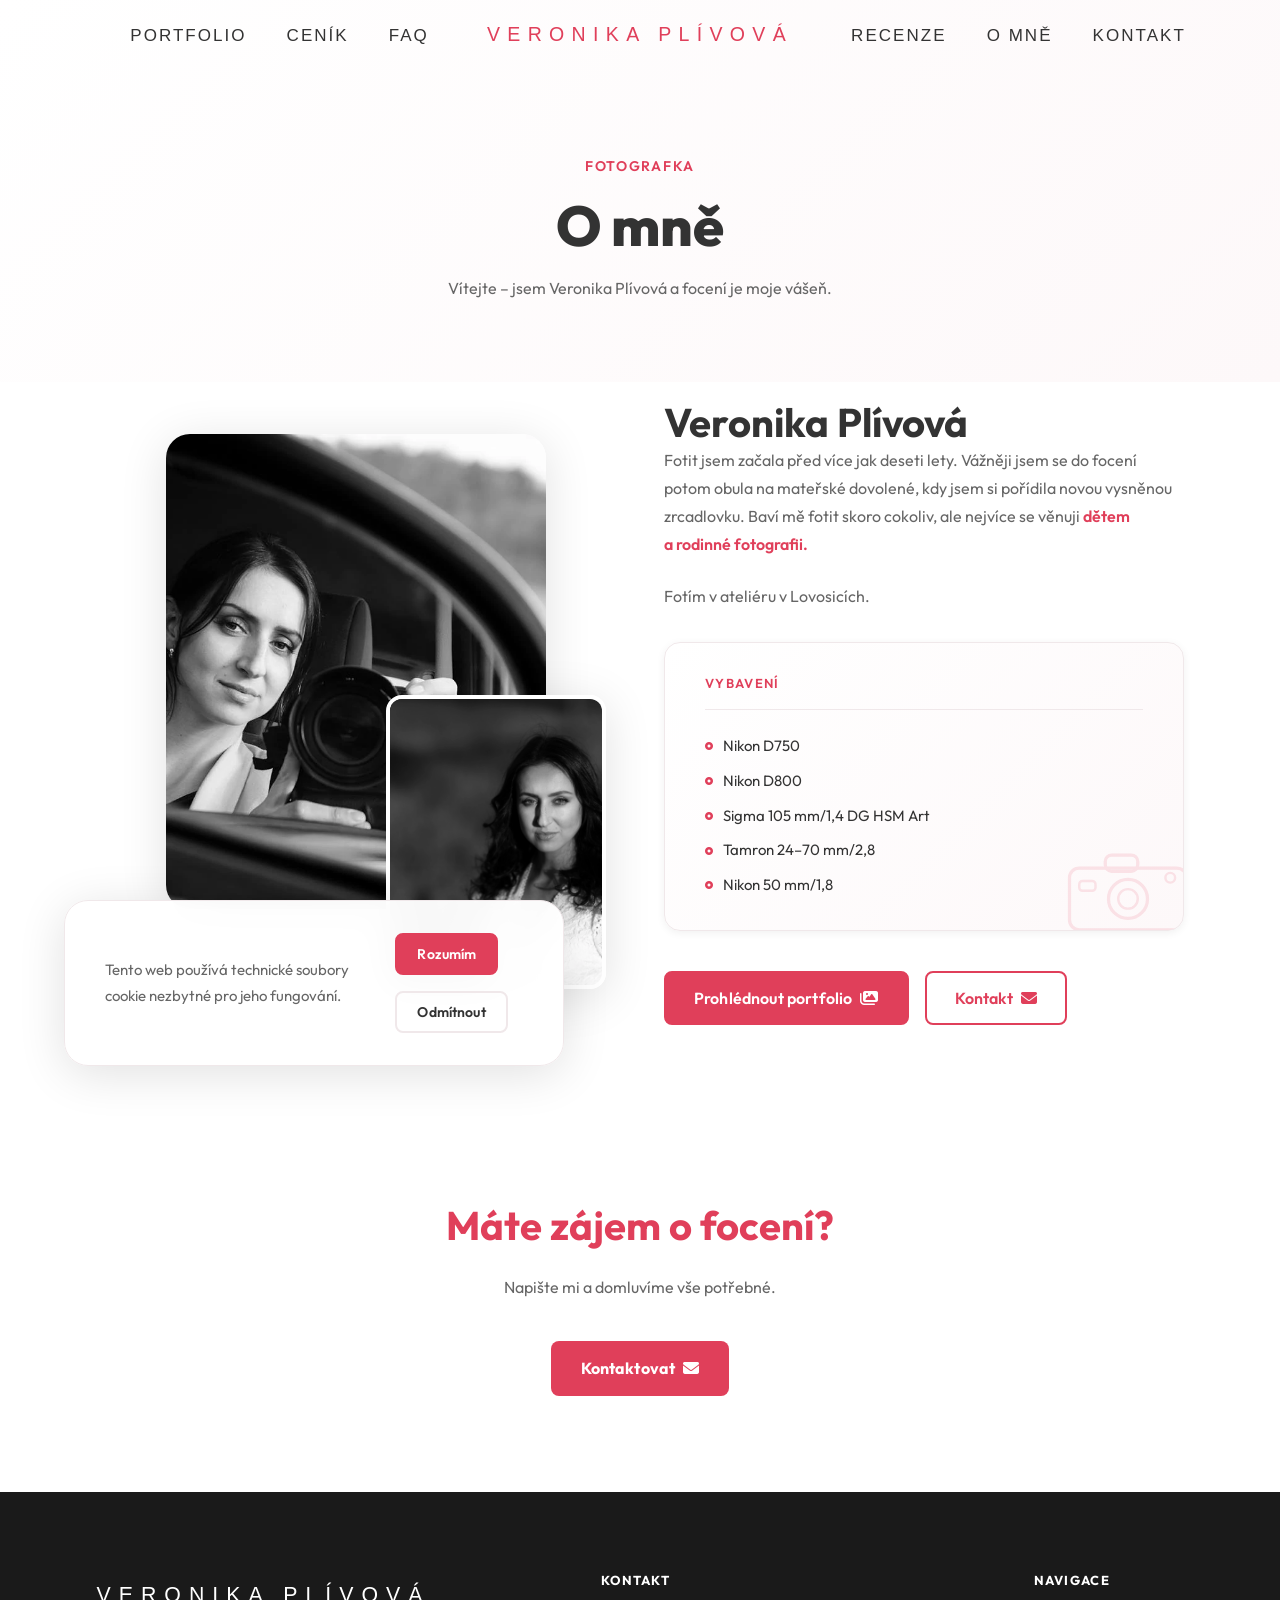
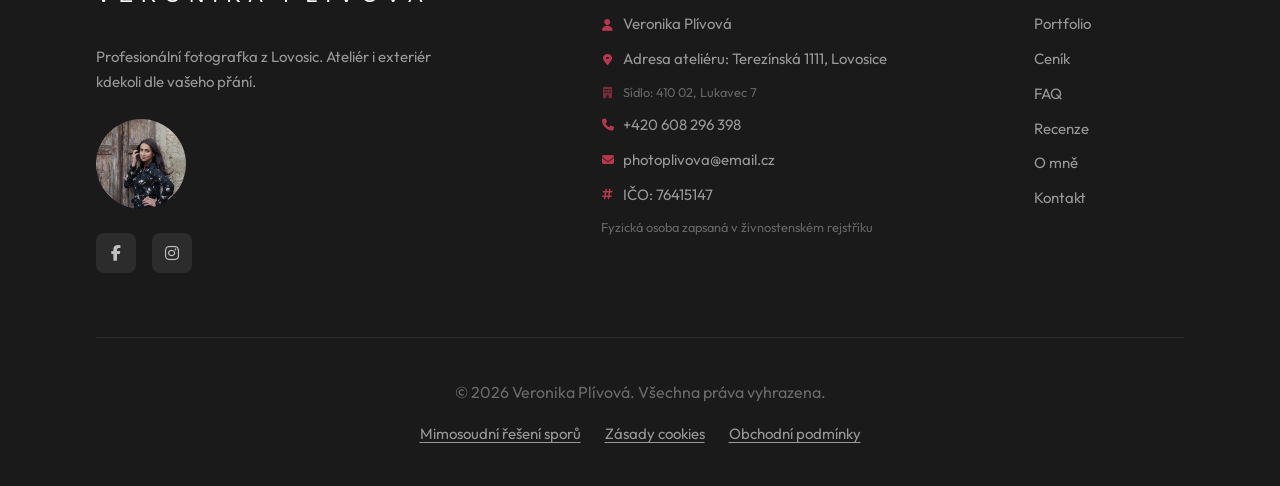
<file: o-mne.html>
﻿<!DOCTYPE html>
<html lang="cs">
<head>
  <meta charset="UTF-8">
  <meta name="viewport" content="width=device-width, initial-scale=1.0">
  <meta name="robots" content="noindex, nofollow">

  <title>O mně – Veronika Plívová | Fotografka Lovosice</title>
  <meta name="description" content="Poznejte fotografku Veroniku Plívovou. Více než deset let zkušeností, ateliér v&nbsp;Lovosicích, vybavení Nikon, Sigma a&nbsp;Tamron.">
  <link rel="canonical" href="https://veronikaplivova.barboramichajlov.cz/o-mne">

  <meta property="og:type"        content="website">
  <meta property="og:url"         content="https://veronikaplivova.barboramichajlov.cz/o-mne">
  <meta property="og:title"       content="O mně – Veronika Plívová | Fotografka">
  <meta property="og:description" content="Více než deset let zkušeností, ateliér v&nbsp;Lovosicích.">
  <meta property="og:image"       content="https://veronikaplivova.barboramichajlov.cz/Obrazky_Plivova/Omne_Plivova/DSC_3257mala.webp">
  <meta property="og:locale"      content="cs_CZ">

  <link rel="icon" type="image/svg+xml" href="/favicon.svg">
  <link rel="preconnect" href="https://fonts.googleapis.com">
  <link rel="preconnect" href="https://fonts.gstatic.com" crossorigin>
  <link href="https://fonts.googleapis.com/css2?family=Outfit:wght@400;500;600;700;800&display=swap" rel="stylesheet">
  <link rel="stylesheet" href="https://cdnjs.cloudflare.com/ajax/libs/font-awesome/6.5.0/css/all.min.css">
  <link rel="stylesheet" href="css/styles.css">

  <script type="application/ld+json">
  {
    "@context": "https://schema.org",
    "@type": "Person",
    "name": "Veronika Plívová",
    "jobTitle": "Fotografka",
    "url": "https://veronikaplivova.barboramichajlov.cz",
    "email": "photoplivova@email.cz",
    "telephone": "+420608296398",
    "address": {
      "@type": "PostalAddress",
      "streetAddress": "Terezínská 1111",
      "addressLocality": "Lovosice",
      "addressCountry": "CZ"
    },
    "sameAs": ["https://facebook.com/photoplivova"]
  }
  </script>
</head>
<body>

<!-- Navigace -->
<header>
  <nav class="site-nav" id="site-nav" aria-label="Hlavní navigace">
    <div class="nav-inner">
      <div class="nav-links-left">
        <a href="/portfolio" class="nav-link">Portfolio</a>
        <a href="/cenik"     class="nav-link">Ceník</a>
        <a href="/faq"       class="nav-link">FAQ</a>
      </div>
      <a href="/" class="nav-logo" aria-label="Domů – Foto Veronika Plívová">
        <img src="Obrazky_Plivova/Logo_Plivova.svg" alt="Logo Veronika Plívová">
      </a>
      <div class="nav-links-right">
        <a href="/recenze" class="nav-link">Recenze</a>
        <a href="/o-mne"   class="nav-link">O&nbsp;mně</a>
        <a href="/kontakt" class="nav-link">Kontakt</a>
      </div>
      <div class="nav-spacer" aria-hidden="true"></div>
      <button class="nav-hamburger" id="nav-hamburger"
              aria-label="Otevřít menu" aria-expanded="false" aria-controls="nav-mobile-menu">
        <span></span><span></span><span></span>
      </button>
    </div>
  </nav>
  <div class="nav-mobile-menu" id="nav-mobile-menu" role="dialog" aria-label="Mobilní navigace">
    <a href="/portfolio" class="nav-mobile-link">Portfolio</a>
    <a href="/cenik"     class="nav-mobile-link">Ceník</a>
    <a href="/faq"       class="nav-mobile-link">FAQ</a>
    <a href="/recenze"   class="nav-mobile-link">Recenze</a>
    <a href="/o-mne"     class="nav-mobile-link">O&nbsp;mně</a>
    <a href="/kontakt"   class="nav-mobile-link">Kontakt</a>
  </div>
</header>

<main>

  <!-- Záhlaví -->
  <section class="page-hero">
    <div class="container">
      <span class="page-hero-eyebrow">Fotografka</span>
      <h1>O&nbsp;mně</h1>
      <p>Vítejte – jsem Veronika Plívová a&nbsp;focení je moje vášeň.</p>
    </div>
  </section>

  <!-- Hlavní sekce O mně -->
  <section aria-labelledby="omne-h2" style="padding-top:var(--sp-2)">
    <div class="container">
      <div class="about-layout">

        <!-- Fotografie fotografky -->
        <div class="photo-stack reveal">
          <img src="Obrazky_Plivova/Omne_Plivova/13248439_10206464529272138_1871099698467492403_o.webp"
               alt="Fotografka Veronika Plívová" class="photo-stack-main">
          <img src="Obrazky_Plivova/Omne_Plivova/DSC_2125cbmala.webp"
               alt="Veronika Plívová – fotografka" loading="lazy" class="photo-stack-accent">
        </div>

        <!-- Text -->
        <div class="about-content">
          <div class="reveal">
            <h2 id="omne-h2">Veronika Plívová</h2>

            <p>
              Fotit jsem začala před více jak deseti lety. Vážněji jsem se do focení potom obula
              na mateřské dovolené, kdy jsem si pořídila novou vysněnou zrcadlovku. Baví mě fotit
              skoro cokoliv, ale nejvíce se věnuji <span style="color:var(--c-primary);font-weight:600">dětem a&nbsp;rodinné fotografii.</span>
            </p>
            <p>Fotím v&nbsp;ateliéru v&nbsp;Lovosicích.</p>

            <div class="equipment-box">
              <svg class="equipment-camera-bg" viewBox="0 0 80 60" fill="none" xmlns="http://www.w3.org/2000/svg" aria-hidden="true">
                <rect x="4" y="16" width="72" height="38" rx="6" stroke="#e03f5a" stroke-width="2"/>
                <rect x="26" y="8" width="20" height="10" rx="4" stroke="#e03f5a" stroke-width="2"/>
                <circle cx="40" cy="35" r="12" stroke="#e03f5a" stroke-width="2"/>
                <circle cx="40" cy="35" r="6" stroke="#e03f5a" stroke-width="1.5"/>
                <circle cx="66" cy="22" r="3" stroke="#e03f5a" stroke-width="1.5"/>
                <rect x="10" y="24" width="10" height="6" rx="2" stroke="#e03f5a" stroke-width="1.5"/>
              </svg>
              <div class="equipment-box-header">
                <h4>Vybavení</h4>
              </div>
              <ul class="equipment-list">
                <li><i class="fa-solid fa-circle-dot" aria-hidden="true"></i> Nikon D750</li>
                <li><i class="fa-solid fa-circle-dot" aria-hidden="true"></i> Nikon D800</li>
                <li><i class="fa-solid fa-circle-dot" aria-hidden="true"></i> Sigma 105&nbsp;mm/1,4 DG HSM Art</li>
                <li><i class="fa-solid fa-circle-dot" aria-hidden="true"></i> Tamron 24–70&nbsp;mm/2,8</li>
                <li><i class="fa-solid fa-circle-dot" aria-hidden="true"></i> Nikon 50&nbsp;mm/1,8</li>
              </ul>
            </div>

            <div style="margin-top:var(--sp-5);display:flex;gap:var(--sp-2);flex-wrap:wrap;">
              <a href="/portfolio" class="btn btn-primary">
                Prohlédnout portfolio <i class="fa-solid fa-images" aria-hidden="true"></i>
              </a>
              <a href="/kontakt" class="btn btn-outline">
                Kontakt <i class="fa-solid fa-envelope" aria-hidden="true"></i>
              </a>
            </div>
          </div>
        </div>

      </div>
    </div>
  </section>

  <!-- CTA -->
  <section class="cta-section" aria-labelledby="cta-h2">
    <div class="container">
      <h2 id="cta-h2">Máte zájem o&nbsp;focení?</h2>
      <p>Napište mi a&nbsp;domluvíme vše potřebné.</p>
      <a href="/kontakt" class="btn">
        Kontaktovat <i class="fa-solid fa-envelope" aria-hidden="true"></i>
      </a>
    </div>
  </section>

</main>

<!-- Patička -->
<footer class="site-footer" role="contentinfo">
  <div class="container">
    <div class="footer-grid">
      <div class="footer-brand">
        <img src="Obrazky_Plivova/Logo_Plivova.svg" alt="Logo Veronika Plívová" class="footer-logo">
        <p>Profesionální fotografka z&nbsp;Lovosic. Ateliér i&nbsp;exteriér kdekoli dle vašeho přání.</p>
        <img src="Obrazky_Plivova/Omne_Plivova/DSC_3257mala.webp" alt="Veronika Plívová" class="footer-portrait" loading="lazy">
        <div class="footer-social">
          <a href="https://facebook.com/photoplivova" class="footer-social-icon"
             aria-label="Facebook" rel="noopener noreferrer" target="_blank">
            <i class="fa-brands fa-facebook-f" aria-hidden="true"></i>
          </a>
          <a href="https://www.instagram.com/photo_plivova/" class="footer-social-icon"
             aria-label="Instagram" rel="noopener noreferrer" target="_blank">
            <i class="fa-brands fa-instagram" aria-hidden="true"></i>
          </a>
        </div>
      </div>
      <div>
        <h3 class="footer-heading">Kontakt</h3>
        <address class="footer-links">
          <span class="footer-link"><i class="fa-solid fa-user footer-contact-icon" aria-hidden="true"></i>Veronika Plívová</span>

          <a href="https://maps.app.goo.gl/MpopxitPX6aHcJAa8" class="footer-link" target="_blank" rel="noopener noreferrer"><i class="fa-solid fa-location-dot footer-contact-icon" aria-hidden="true"></i>Adresa&nbsp;ateliéru:&nbsp;Terezínská 1111, Lovosice</a>
          <span class="footer-link" style="font-size:.8em;opacity:.6;"><i class="fa-solid fa-building footer-contact-icon" aria-hidden="true"></i>Sídlo: 410&nbsp;02, Lukavec&nbsp;7</span>
          <a href="tel:+420608296398" class="footer-link"><i class="fa-solid fa-phone footer-contact-icon" aria-hidden="true"></i>+420&nbsp;608&nbsp;296&nbsp;398</a>
          <a href="mailto:photoplivova@email.cz" class="footer-link"><i class="fa-solid fa-envelope footer-contact-icon" aria-hidden="true"></i>photoplivova@email.cz</a>
          <span class="footer-link"><i class="fa-solid fa-hashtag footer-contact-icon" aria-hidden="true"></i>IČO: 76415147</span>
          <span class="footer-link" style="font-size:.8em;opacity:.6;">Fyzická osoba zapsaná v&nbsp;živnostenském rejstříku</span>
        </address>
      </div>
      <div>
        <h3 class="footer-heading">Navigace</h3>
        <nav class="footer-links" aria-label="Patičková navigace">
          <a href="/portfolio" class="footer-link">Portfolio</a>
          <a href="/cenik"     class="footer-link">Ceník</a>
          <a href="/faq"       class="footer-link">FAQ</a>
          <a href="/recenze"   class="footer-link">Recenze</a>
          <a href="/o-mne"     class="footer-link">O&nbsp;mně</a>
          <a href="/kontakt"   class="footer-link">Kontakt</a>
        </nav>
      </div>
    </div>
    <hr class="footer-divider">
    <div class="footer-bottom">
      <p>&copy; 2026 Veronika Plívová. Všechna práva vyhrazena.</p>

      <div class="footer-legal">
        <a href="/adr"     class="footer-link">Mimosoudní řešení sporů</a>
        <a href="/cookies" class="footer-link">Zásady cookies</a>
        <a href="/vop"     class="footer-link">Obchodní podmínky</a>
      </div>
    </div>
  </div>
</footer>

<!-- Cookie lišta -->
<div class="cookie-banner" id="cookie-banner" role="alertdialog" aria-label="Informace o&nbsp;cookies">
  <p>Tento web používá technické soubory cookie nezbytné pro jeho fungování.</p>
  <div class="cookie-actions">
    <button class="btn btn-primary" id="cookie-accept">Rozumím</button>
    <button class="btn btn-ghost"   id="cookie-decline">Odmítnout</button>
  </div>
</div>

<script src="js/script.js"></script>
</body>
</html>
</file>
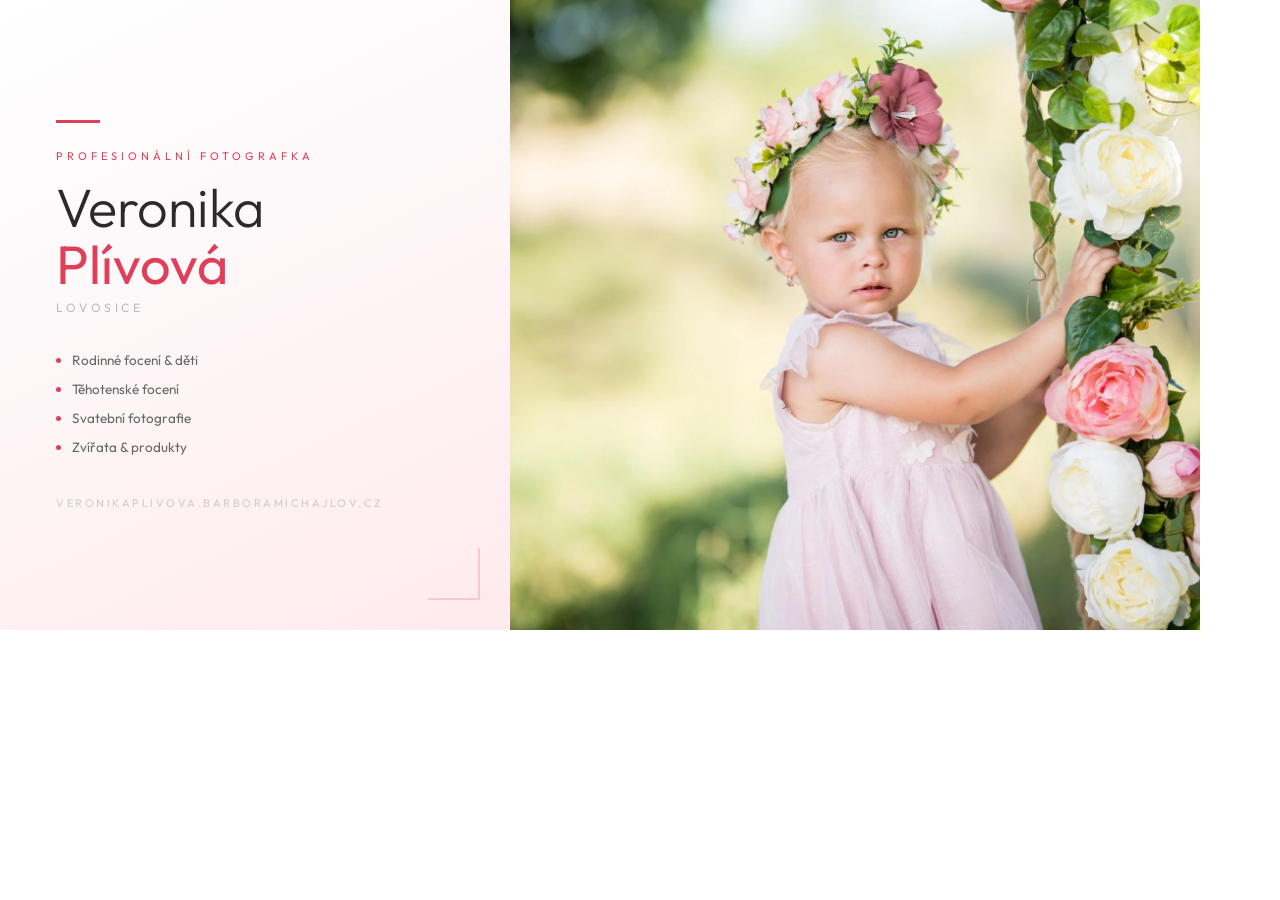
<file: og-image.html>
<!DOCTYPE html>
<html lang="cs">
<head>
  <meta charset="UTF-8">
  <title>OG Image 1200×630 — Veronika Plívová</title>
  <link rel="preconnect" href="https://fonts.googleapis.com">
  <link href="https://fonts.googleapis.com/css2?family=Outfit:wght@300;400;600&display=swap" rel="stylesheet">
  <style>
    * { margin: 0; padding: 0; box-sizing: border-box; }
    html, body { width: 1200px; height: 630px; overflow: hidden; }
    body {
      display: flex;
      font-family: 'Outfit', 'Century Gothic', 'Gill Sans MT', Futura, sans-serif;
    }

    .left {
      width: 510px;
      height: 630px;
      background: linear-gradient(155deg, #ffffff 0%, #fdf8f9 40%, #ffeaee 100%);
      display: flex;
      flex-direction: column;
      justify-content: center;
      padding: 64px 56px;
      position: relative;
    }
    .right {
      flex: 1;
      overflow: hidden;
    }
    .right img {
      width: 100%;
      height: 100%;
      object-fit: cover;
      object-position: center 15%;
      display: block;
    }

    .accent {
      width: 44px;
      height: 3px;
      background: #e03f5a;
      margin-bottom: 26px;
    }
    .pretitle {
      font-size: 11px;
      letter-spacing: 4px;
      color: #e03f5a;
      text-transform: uppercase;
      font-weight: 400;
      margin-bottom: 16px;
    }
    .name {
      font-size: 54px;
      font-weight: 300;
      color: #2a2a2a;
      line-height: 1.05;
      margin-bottom: 8px;
    }
    .name-pink { color: #e03f5a; font-weight: 400; }
    .city {
      font-size: 12px;
      letter-spacing: 3.5px;
      color: #bbb;
      text-transform: uppercase;
      margin-bottom: 36px;
    }
    .services {
      display: flex;
      flex-direction: column;
      gap: 11px;
      margin-bottom: 40px;
    }
    .svc {
      font-size: 13.5px;
      color: #666;
      display: flex;
      align-items: center;
      gap: 11px;
    }
    .svc::before {
      content: '';
      width: 5px;
      height: 5px;
      border-radius: 50%;
      background: #e03f5a;
      flex-shrink: 0;
    }
    .url {
      font-size: 11px;
      letter-spacing: 2.5px;
      color: #ccc;
      text-transform: uppercase;
    }
    .corner {
      position: absolute;
      bottom: 30px;
      right: 30px;
      width: 52px;
      height: 52px;
      border-right: 2px solid rgba(224, 63, 90, .2);
      border-bottom: 2px solid rgba(224, 63, 90, .2);
    }
  </style>
</head>
<body>
  <div class="left">
    <div class="accent"></div>
    <div class="pretitle">Profesionální fotografka</div>
    <div class="name">Veronika<br><span class="name-pink">Plívová</span></div>
    <div class="city">Lovosice</div>
    <div class="services">
      <div class="svc">Rodinné focení &amp; děti</div>
      <div class="svc">Těhotenské focení</div>
      <div class="svc">Svatební fotografie</div>
      <div class="svc">Zvířata &amp; produkty</div>
    </div>
    <div class="url">veronikaplivova.barboramichajlov.cz</div>
    <div class="corner"></div>
  </div>
  <div class="right">
    <img src="Obrazky_Plivova/Hlavni/DSC_3372.webp" alt="Veronika Plívová fotografka">
  </div>
</body>
</html>
</file>
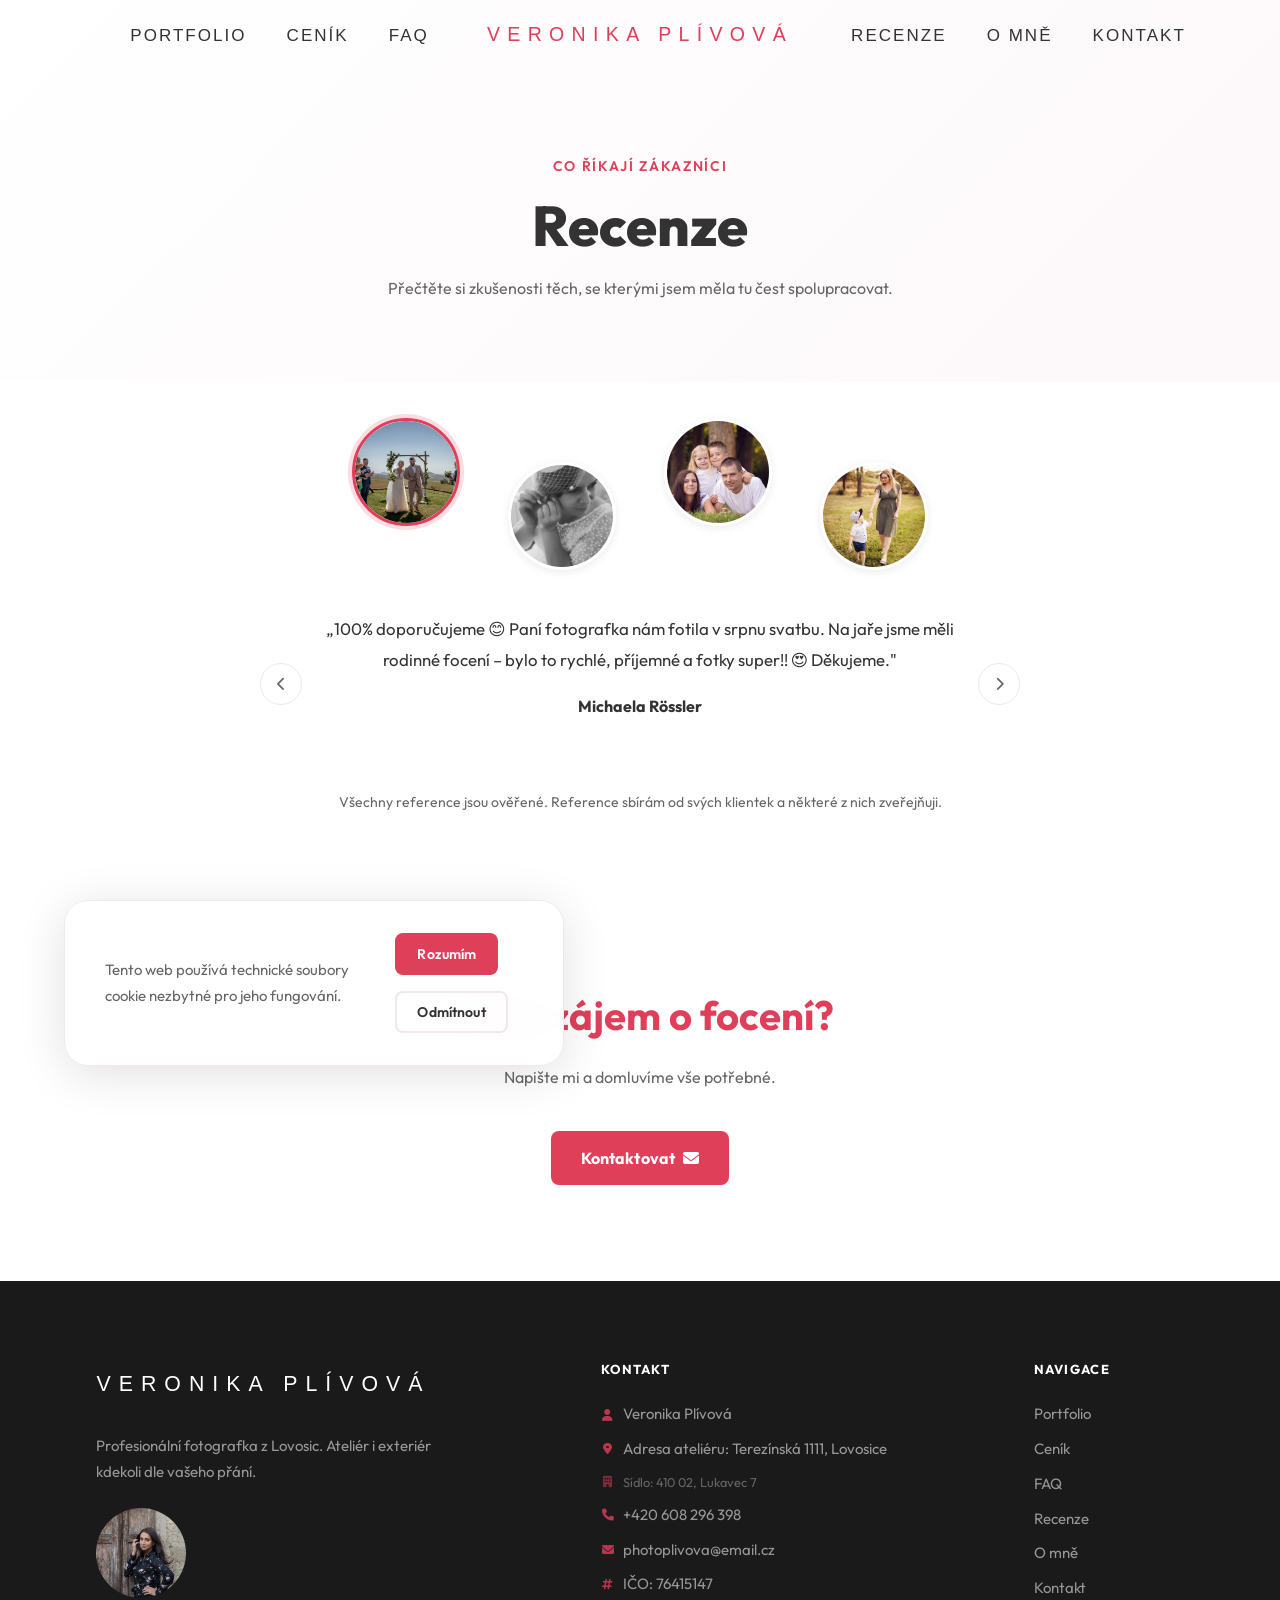
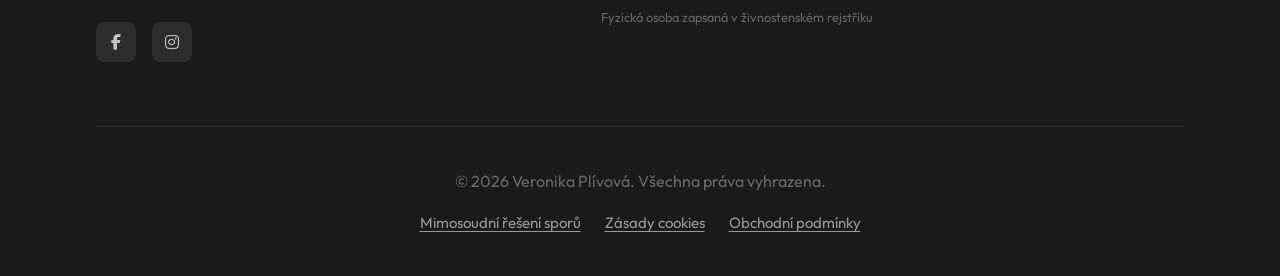
<file: recenze.html>
﻿<!DOCTYPE html>
<html lang="cs">
<head>
  <meta charset="UTF-8">
  <meta name="viewport" content="width=device-width, initial-scale=1.0">
  <meta name="robots" content="noindex, nofollow">

  <title>Recenze | Veronika Plívová – Fotografka Lovosice</title>
  <meta name="description" content="Přečtěte si recenze spokojených zákazníků fotografky Veroniky Plívové z Lovosic. Rodinné focení, svatby a&nbsp;portréty.">
  <link rel="canonical" href="https://veronikaplivova.barboramichajlov.cz/recenze">

  <meta property="og:type"        content="website">
  <meta property="og:url"         content="https://veronikaplivova.barboramichajlov.cz/recenze">
  <meta property="og:title"       content="Recenze | Veronika Plívová – Fotografka">
  <meta property="og:description" content="Přečtěte si recenze spokojených zákazníků.">
  <meta property="og:image"       content="https://veronikaplivova.barboramichajlov.cz/Obrazky_Plivova/Hlavni/_DSC1881m.webp">
  <meta property="og:locale"      content="cs_CZ">

  <link rel="icon" type="image/svg+xml" href="/favicon.svg">
  <link rel="preconnect" href="https://fonts.googleapis.com">
  <link rel="preconnect" href="https://fonts.gstatic.com" crossorigin>
  <link href="https://fonts.googleapis.com/css2?family=Outfit:wght@400;500;600;700;800&display=swap" rel="stylesheet">
  <link rel="stylesheet" href="https://cdnjs.cloudflare.com/ajax/libs/font-awesome/6.5.0/css/all.min.css">
  <link rel="stylesheet" href="css/styles.css">
  <style>
    .rc-section { padding: var(--sp-4) 0 var(--sp-10); }
    .rc-wrap { max-width: 760px; margin: 0 auto; }

    .rc-avatars {
      display: flex;
      justify-content: center;
      align-items: flex-start;
      gap: 40px;
      margin-bottom: 40px;
    }
    .rc-av:nth-child(even) { margin-top: 44px; }
    @keyframes rcFloat {
      0%, 100% { transform: translateY(0); }
      50%       { transform: translateY(-10px); }
    }
    .rc-av {
      background: none;
      border: none;
      cursor: pointer;
      padding: 4px;
      border-radius: 50%;
      line-height: 0;
      animation: rcFloat 3.2s ease-in-out infinite;
    }
    .rc-av:nth-child(2) { animation-delay: .6s; }
    .rc-av:nth-child(3) { animation-delay: 1.2s; }
    .rc-av:nth-child(4) { animation-delay: 1.8s; }
    .rc-av img {
      width: 108px;
      height: 108px;
      border-radius: 50%;
      object-fit: cover;
      border: 3px solid transparent;
      box-shadow: 0 2px 8px rgba(0,0,0,.08);
      transition: border-color .25s, box-shadow .25s;
    }
    .rc-av.active img {
      border-color: var(--c-primary);
      box-shadow: 0 0 0 4px rgba(224,63,90,.18);
    }

    .rc-main {
      display: flex;
      align-items: center;
      gap: 16px;
    }
    .rc-slides {
      flex: 1;
      text-align: center;
      min-height: 140px;
    }
    .rc-slide { display: none; animation: rcFade .35s ease; }
    .rc-slide.active { display: block; }
    @keyframes rcFade {
      from { opacity: 0; transform: translateY(8px); }
      to   { opacity: 1; transform: translateY(0); }
    }
    .rc-quote {
      font-size: 1.05rem;
      font-style: normal;
      line-height: 1.8;
      color: var(--c-text);
      max-width: none;
      margin-bottom: 18px;
    }
    .rc-name {
      font-size: 1rem;
      font-weight: 700;
      color: var(--c-text);
    }

    .rc-arrow {
      width: 42px;
      height: 42px;
      border-radius: 50%;
      border: 1.5px solid var(--c-border);
      background: #fff;
      color: var(--c-muted);
      font-size: .875rem;
      display: flex;
      align-items: center;
      justify-content: center;
      cursor: pointer;
      flex-shrink: 0;
      transition: border-color .2s, color .2s;
    }
    .rc-arrow:hover { border-color: var(--c-primary); color: var(--c-primary); }

    .rc-note {
      text-align: center;
      font-size: .875rem;
      color: var(--c-muted);
      margin-top: 36px;
      max-width: none;
    }
  </style>
</head>
<body>

<!-- Navigace -->
<header>
  <nav class="site-nav" id="site-nav" aria-label="Hlavní navigace">
    <div class="nav-inner">
      <div class="nav-links-left">
        <a href="/portfolio" class="nav-link">Portfolio</a>
        <a href="/cenik"     class="nav-link">Ceník</a>
        <a href="/faq"       class="nav-link">FAQ</a>
      </div>
      <a href="/" class="nav-logo" aria-label="Domů – Foto Veronika Plívová">
        <img src="Obrazky_Plivova/Logo_Plivova.svg" alt="Logo Veronika Plívová">
      </a>
      <div class="nav-links-right">
        <a href="/recenze" class="nav-link">Recenze</a>
        <a href="/o-mne"   class="nav-link">O&nbsp;mně</a>
        <a href="/kontakt" class="nav-link">Kontakt</a>
      </div>
      <div class="nav-spacer" aria-hidden="true"></div>
      <button class="nav-hamburger" id="nav-hamburger"
              aria-label="Otevřít menu" aria-expanded="false" aria-controls="nav-mobile-menu">
        <span></span><span></span><span></span>
      </button>
    </div>
  </nav>
  <div class="nav-mobile-menu" id="nav-mobile-menu" role="dialog" aria-label="Mobilní navigace">
    <a href="/portfolio" class="nav-mobile-link">Portfolio</a>
    <a href="/cenik"     class="nav-mobile-link">Ceník</a>
    <a href="/faq"       class="nav-mobile-link">FAQ</a>
    <a href="/recenze"   class="nav-mobile-link">Recenze</a>
    <a href="/o-mne"     class="nav-mobile-link">O&nbsp;mně</a>
    <a href="/kontakt"   class="nav-mobile-link">Kontakt</a>
  </div>
</header>

<main>

  <!-- Záhlaví -->
  <section class="page-hero">
    <div class="container">
      <span class="page-hero-eyebrow">Co říkají zákazníci</span>
      <h1>Recenze</h1>
      <p>Přečtěte si zkušenosti těch, se kterými jsem měla tu čest spolupracovat.</p>
    </div>
  </section>

  <!-- Recenze -->
  <section class="rc-section" aria-labelledby="recenze-h2">
    <div class="container">
      <h2 id="recenze-h2" class="visually-hidden">Recenze zákazníků</h2>

      <div class="rc-wrap">

        <!-- Avatary -->
        <div class="rc-avatars">
          <button class="rc-av active" data-idx="0" aria-label="Recenze od Michaela Rössler">
            <img src="Obrazky_Plivova/Recenze/michalea_rossler.jpg" alt="Michaela Rössler">
          </button>
          <button class="rc-av" data-idx="1" aria-label="Recenze od Věra Krajníková">
            <img src="Obrazky_Plivova/Recenze/veronika_krajnikova.jpg" alt="Věra Krajníková">
          </button>
          <button class="rc-av" data-idx="2" aria-label="Recenze od Lucie Šnejdarová">
            <img src="Obrazky_Plivova/Recenze/Lucie_Snejdarova.jpg" alt="Lucie Šnejdarová">
          </button>
          <button class="rc-av" data-idx="3" aria-label="Recenze od Barbora Michajlov">
            <img src="Obrazky_Plivova/Recenze/barbora_michajlov.jpg" alt="Barbora Michajlov">
          </button>
        </div>

        <!-- Šipky + text -->
        <div class="rc-main">
          <button class="rc-arrow rc-prev" aria-label="Předchozí recenze"><i class="fa-solid fa-chevron-left" aria-hidden="true"></i></button>

          <div class="rc-slides">
            <div class="rc-slide active">
              <p class="rc-quote">„100% doporučujeme 😊 Paní fotografka nám fotila v&nbsp;srpnu svatbu. Na jaře jsme měli rodinné focení – bylo to rychlé, příjemné a&nbsp;fotky super!! 😍 Děkujeme."</p>
              <strong class="rc-name">Michaela Rössler</strong>
            </div>
            <div class="rc-slide">
              <p class="rc-quote">„Máme krásné svatební fotky ❤️. Vřele doporučuji."</p>
              <strong class="rc-name">Věra Krajníková</strong>
            </div>
            <div class="rc-slide">
              <p class="rc-quote">„Verču mohu jen doporučit, velice šikovná a&nbsp;hlavně nápaditá. Fotila nám svatbu a&nbsp;veliká spokojenost. Určitě bude v&nbsp;brzké době následovat i&nbsp;další focení."</p>
              <strong class="rc-name">Lucie Šnejdarová</strong>
            </div>
            <div class="rc-slide">
              <p class="rc-quote">„Verča je v&nbsp;podstatě už taková naše rodinná fotografka. Zachycuje momentky z&nbsp;našeho života už řadu let – od naší svatby, těhotenství až po narození našeho syna. Letos se chystáme už na focení jeho 5.&nbsp;narozenin a&nbsp;vždycky jsme s&nbsp;výsledkem maximálně spokojeni a&nbsp;rádi se vracíme."</p>
              <strong class="rc-name">Barbora Michajlov</strong>
            </div>
          </div>

          <button class="rc-arrow rc-next" aria-label="Další recenze"><i class="fa-solid fa-chevron-right" aria-hidden="true"></i></button>
        </div>

        <p class="rc-note">Všechny reference jsou ověřené. Reference sbírám od svých klientek a&nbsp;některé z&nbsp;nich zveřejňuji.</p>

      </div>
    </div>
  </section>

  <script>
    (function () {
      const slides  = document.querySelectorAll('.rc-slide');
      const avBtns  = document.querySelectorAll('.rc-av');
      let current = 0;

      function goTo(idx) {
        slides[current].classList.remove('active');
        avBtns[current].classList.remove('active');
        current = (idx + slides.length) % slides.length;
        slides[current].classList.add('active');
        avBtns[current].classList.add('active');
      }

      document.querySelector('.rc-prev').addEventListener('click', function () { goTo(current - 1); });
      document.querySelector('.rc-next').addEventListener('click', function () { goTo(current + 1); });
      avBtns.forEach(function (btn, i) {
        btn.addEventListener('click', function () { goTo(i); });
      });
    })();
  </script>

  <!-- CTA -->
  <section class="cta-section" aria-labelledby="cta-h2">
    <div class="container">
      <h2 id="cta-h2">Máte zájem o&nbsp;focení?</h2>
      <p>Napište mi a&nbsp;domluvíme vše potřebné.</p>
      <a href="/kontakt" class="btn">
        Kontaktovat <i class="fa-solid fa-envelope" aria-hidden="true"></i>
      </a>
    </div>
  </section>

</main>

<!-- Patička -->
<footer class="site-footer" role="contentinfo">
  <div class="container">
    <div class="footer-grid">
      <div class="footer-brand">
        <img src="Obrazky_Plivova/Logo_Plivova.svg" alt="Logo Veronika Plívová" class="footer-logo">
        <p>Profesionální fotografka z&nbsp;Lovosic. Ateliér i&nbsp;exteriér kdekoli dle vašeho přání.</p>
        <img src="Obrazky_Plivova/Omne_Plivova/DSC_3257mala.webp" alt="Veronika Plívová" class="footer-portrait" loading="lazy">
        <div class="footer-social">
          <a href="https://facebook.com/photoplivova" class="footer-social-icon"
             aria-label="Facebook" rel="noopener noreferrer" target="_blank">
            <i class="fa-brands fa-facebook-f" aria-hidden="true"></i>
          </a>
          <a href="https://www.instagram.com/photo_plivova/" class="footer-social-icon"
             aria-label="Instagram" rel="noopener noreferrer" target="_blank">
            <i class="fa-brands fa-instagram" aria-hidden="true"></i>
          </a>
        </div>
      </div>
      <div>
        <h3 class="footer-heading">Kontakt</h3>
        <address class="footer-links">
          <span class="footer-link"><i class="fa-solid fa-user footer-contact-icon" aria-hidden="true"></i>Veronika Plívová</span>

          <a href="https://maps.app.goo.gl/MpopxitPX6aHcJAa8" class="footer-link" target="_blank" rel="noopener noreferrer"><i class="fa-solid fa-location-dot footer-contact-icon" aria-hidden="true"></i>Adresa&nbsp;ateliéru:&nbsp;Terezínská 1111, Lovosice</a>
          <span class="footer-link" style="font-size:.8em;opacity:.6;"><i class="fa-solid fa-building footer-contact-icon" aria-hidden="true"></i>Sídlo: 410&nbsp;02, Lukavec&nbsp;7</span>
          <a href="tel:+420608296398" class="footer-link"><i class="fa-solid fa-phone footer-contact-icon" aria-hidden="true"></i>+420&nbsp;608&nbsp;296&nbsp;398</a>
          <a href="mailto:photoplivova@email.cz" class="footer-link"><i class="fa-solid fa-envelope footer-contact-icon" aria-hidden="true"></i>photoplivova@email.cz</a>
          <span class="footer-link"><i class="fa-solid fa-hashtag footer-contact-icon" aria-hidden="true"></i>IČO: 76415147</span>
          <span class="footer-link" style="font-size:.8em;opacity:.6;">Fyzická osoba zapsaná v&nbsp;živnostenském rejstříku</span>
        </address>
      </div>
      <div>
        <h3 class="footer-heading">Navigace</h3>
        <nav class="footer-links" aria-label="Patičková navigace">
          <a href="/portfolio" class="footer-link">Portfolio</a>
          <a href="/cenik"     class="footer-link">Ceník</a>
          <a href="/faq"       class="footer-link">FAQ</a>
          <a href="/recenze"   class="footer-link">Recenze</a>
          <a href="/o-mne"     class="footer-link">O&nbsp;mně</a>
          <a href="/kontakt"   class="footer-link">Kontakt</a>
        </nav>
      </div>
    </div>
    <hr class="footer-divider">
    <div class="footer-bottom">
      <p>&copy; 2026 Veronika Plívová. Všechna práva vyhrazena.</p>

      <div class="footer-legal">
        <a href="/adr"     class="footer-link">Mimosoudní řešení sporů</a>
        <a href="/cookies" class="footer-link">Zásady cookies</a>
        <a href="/vop"     class="footer-link">Obchodní podmínky</a>
      </div>
    </div>
  </div>
</footer>

<!-- Cookie lišta -->
<div class="cookie-banner" id="cookie-banner" role="alertdialog" aria-label="Informace o&nbsp;cookies">
  <p>Tento web používá technické soubory cookie nezbytné pro jeho fungování.</p>
  <div class="cookie-actions">
    <button class="btn btn-primary" id="cookie-accept">Rozumím</button>
    <button class="btn btn-ghost"   id="cookie-decline">Odmítnout</button>
  </div>
</div>

<script src="js/script.js"></script>
</body>
</html>
</file>
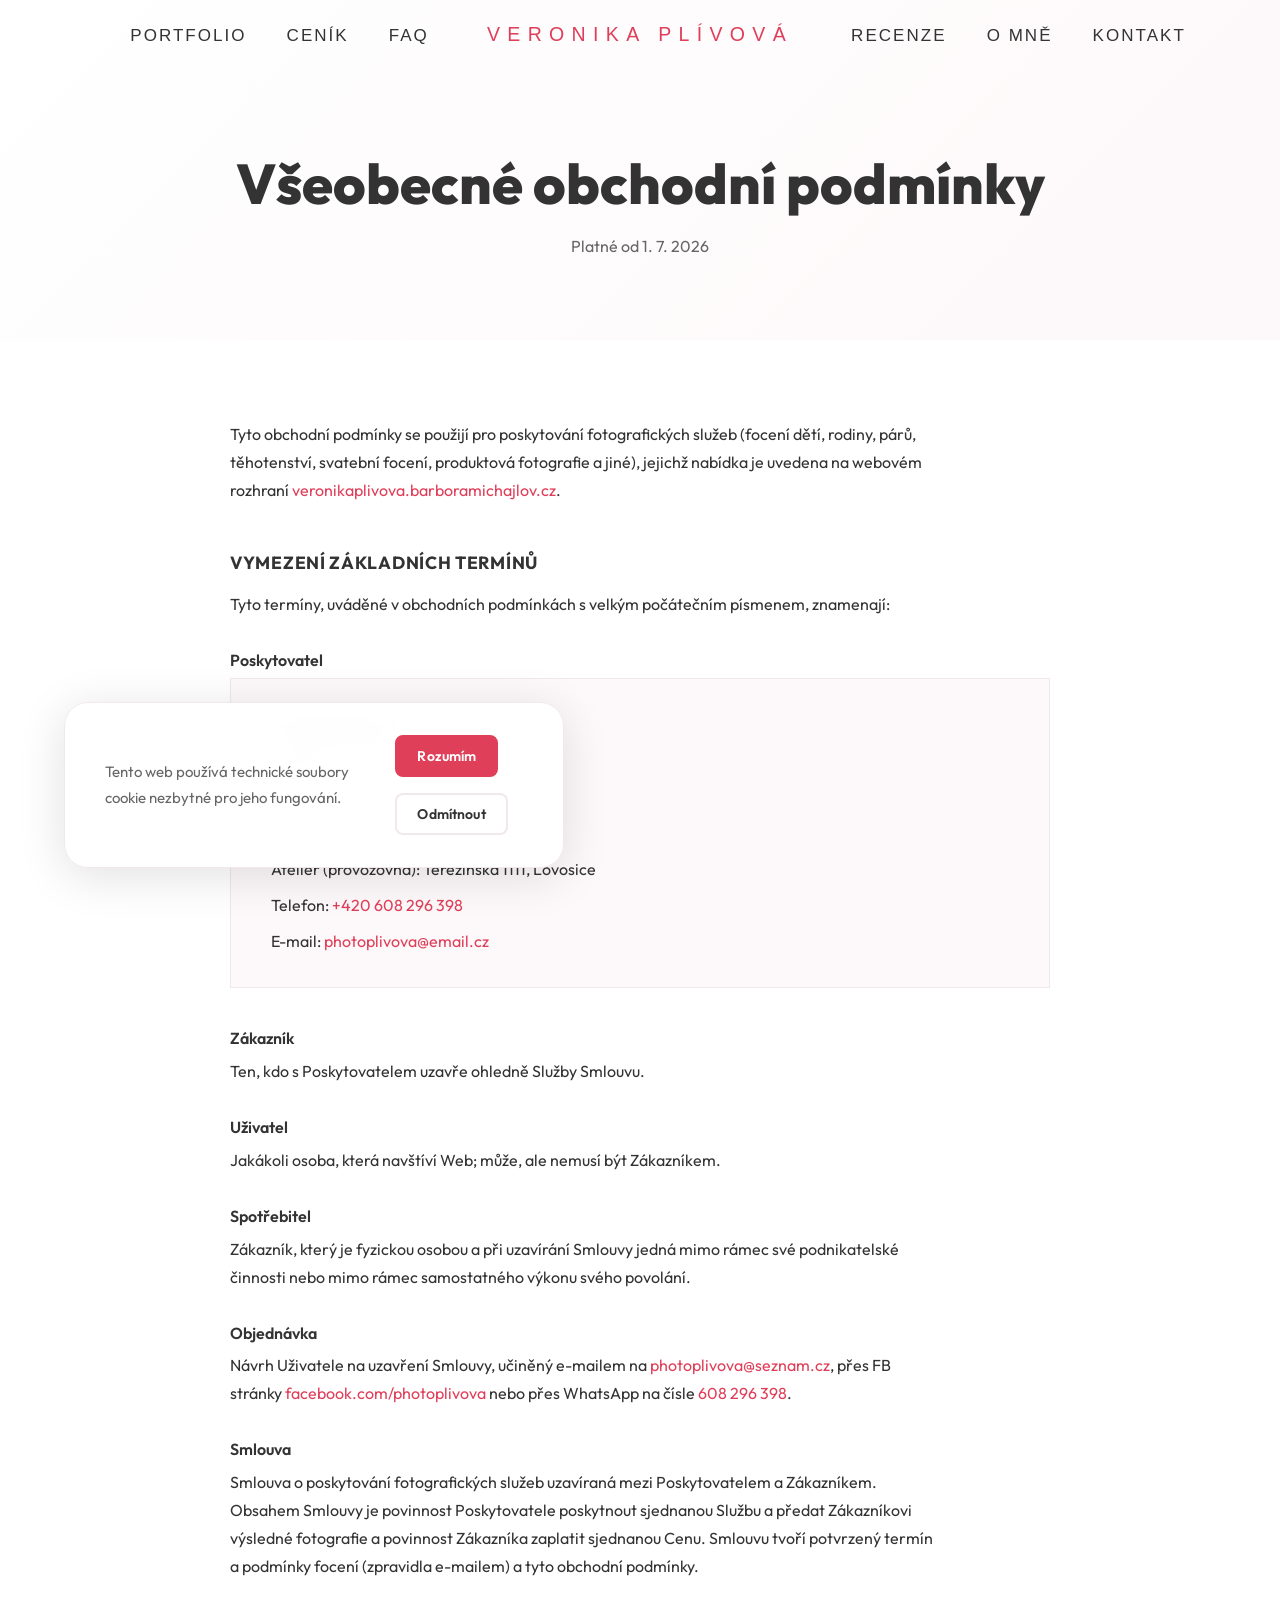
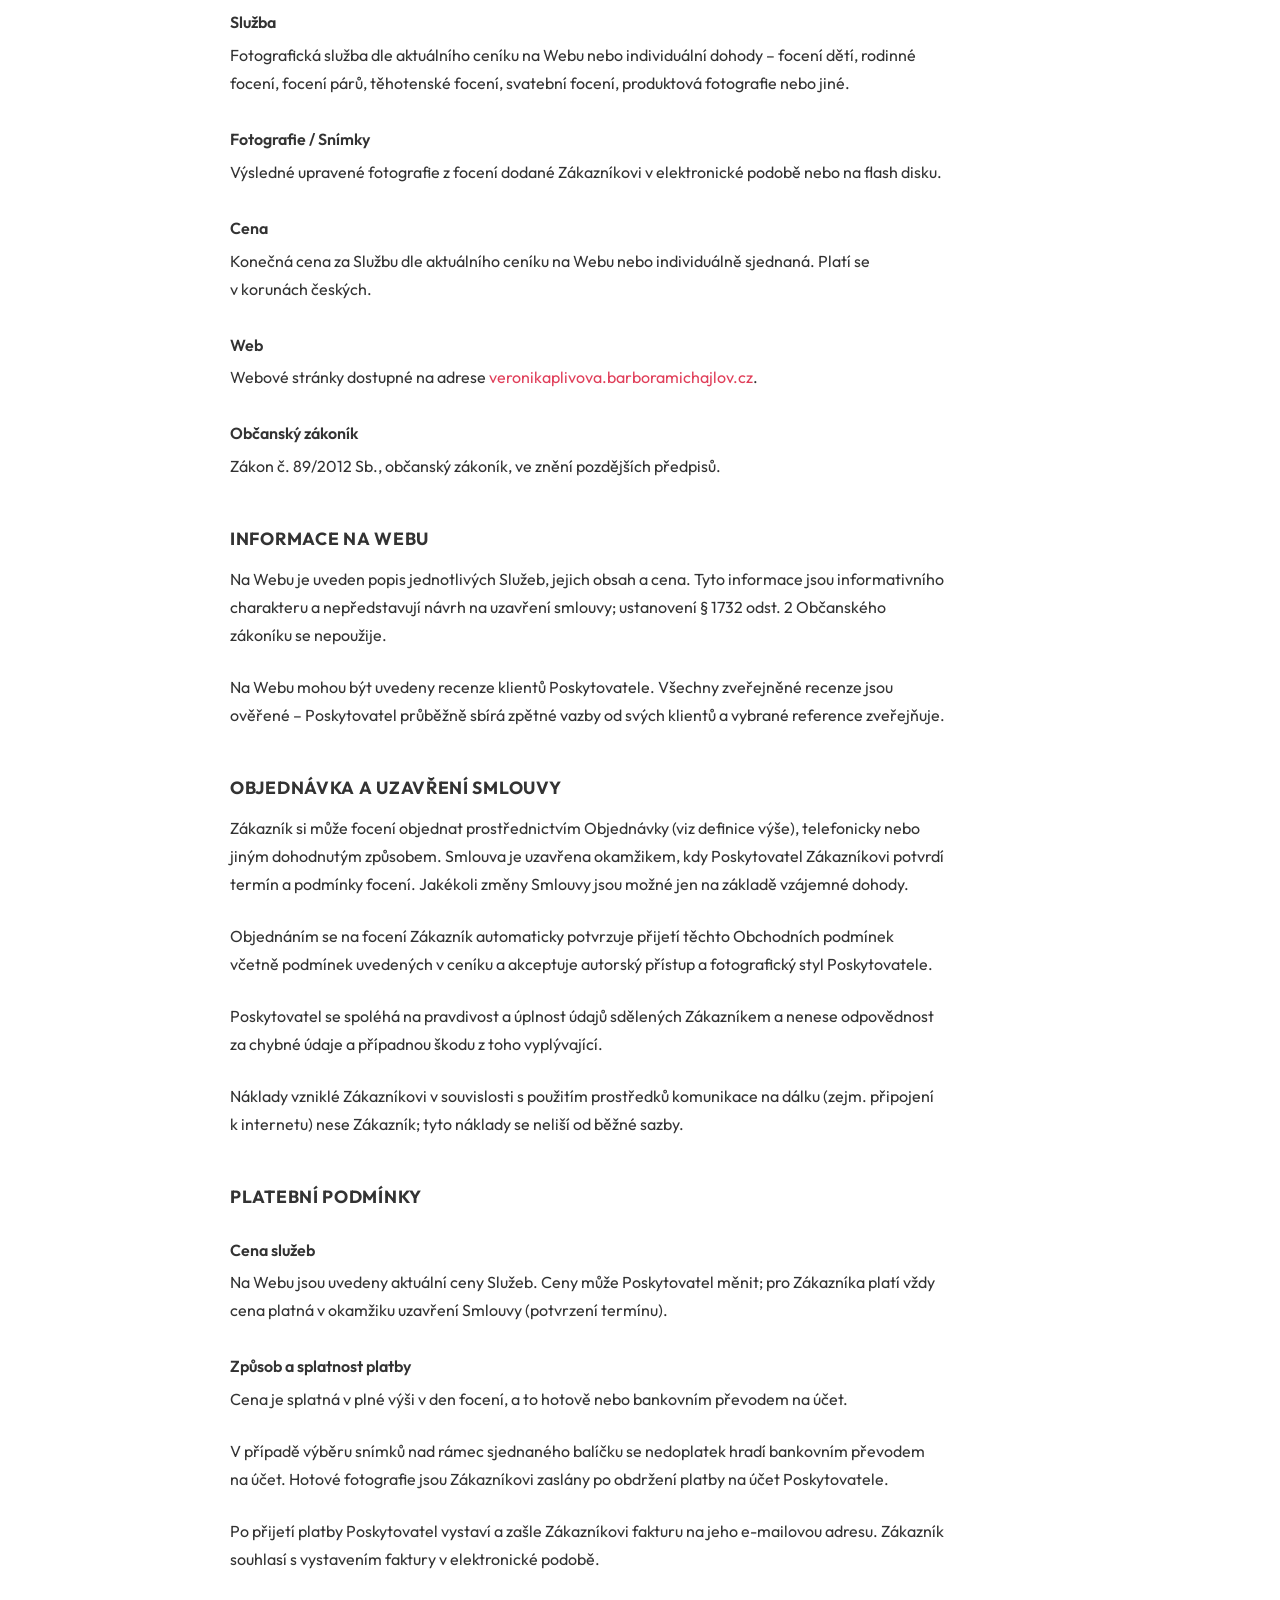
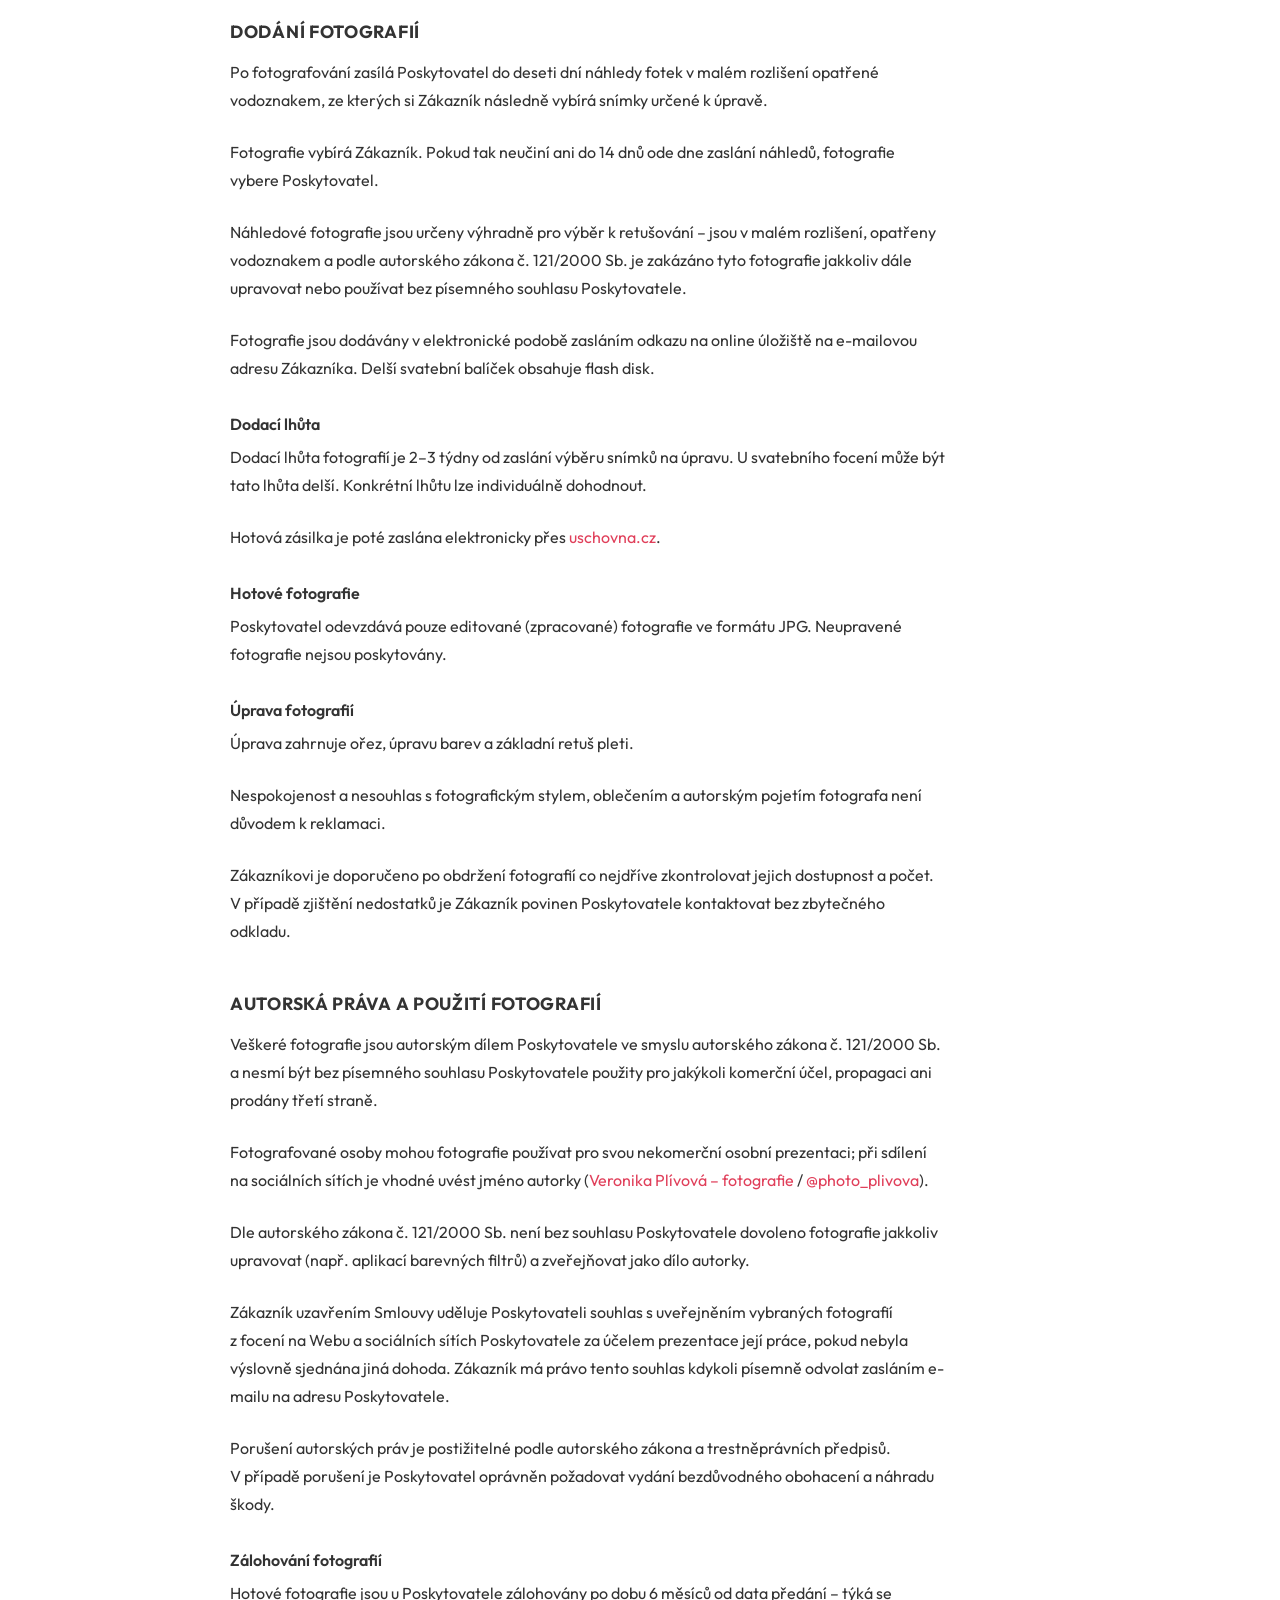
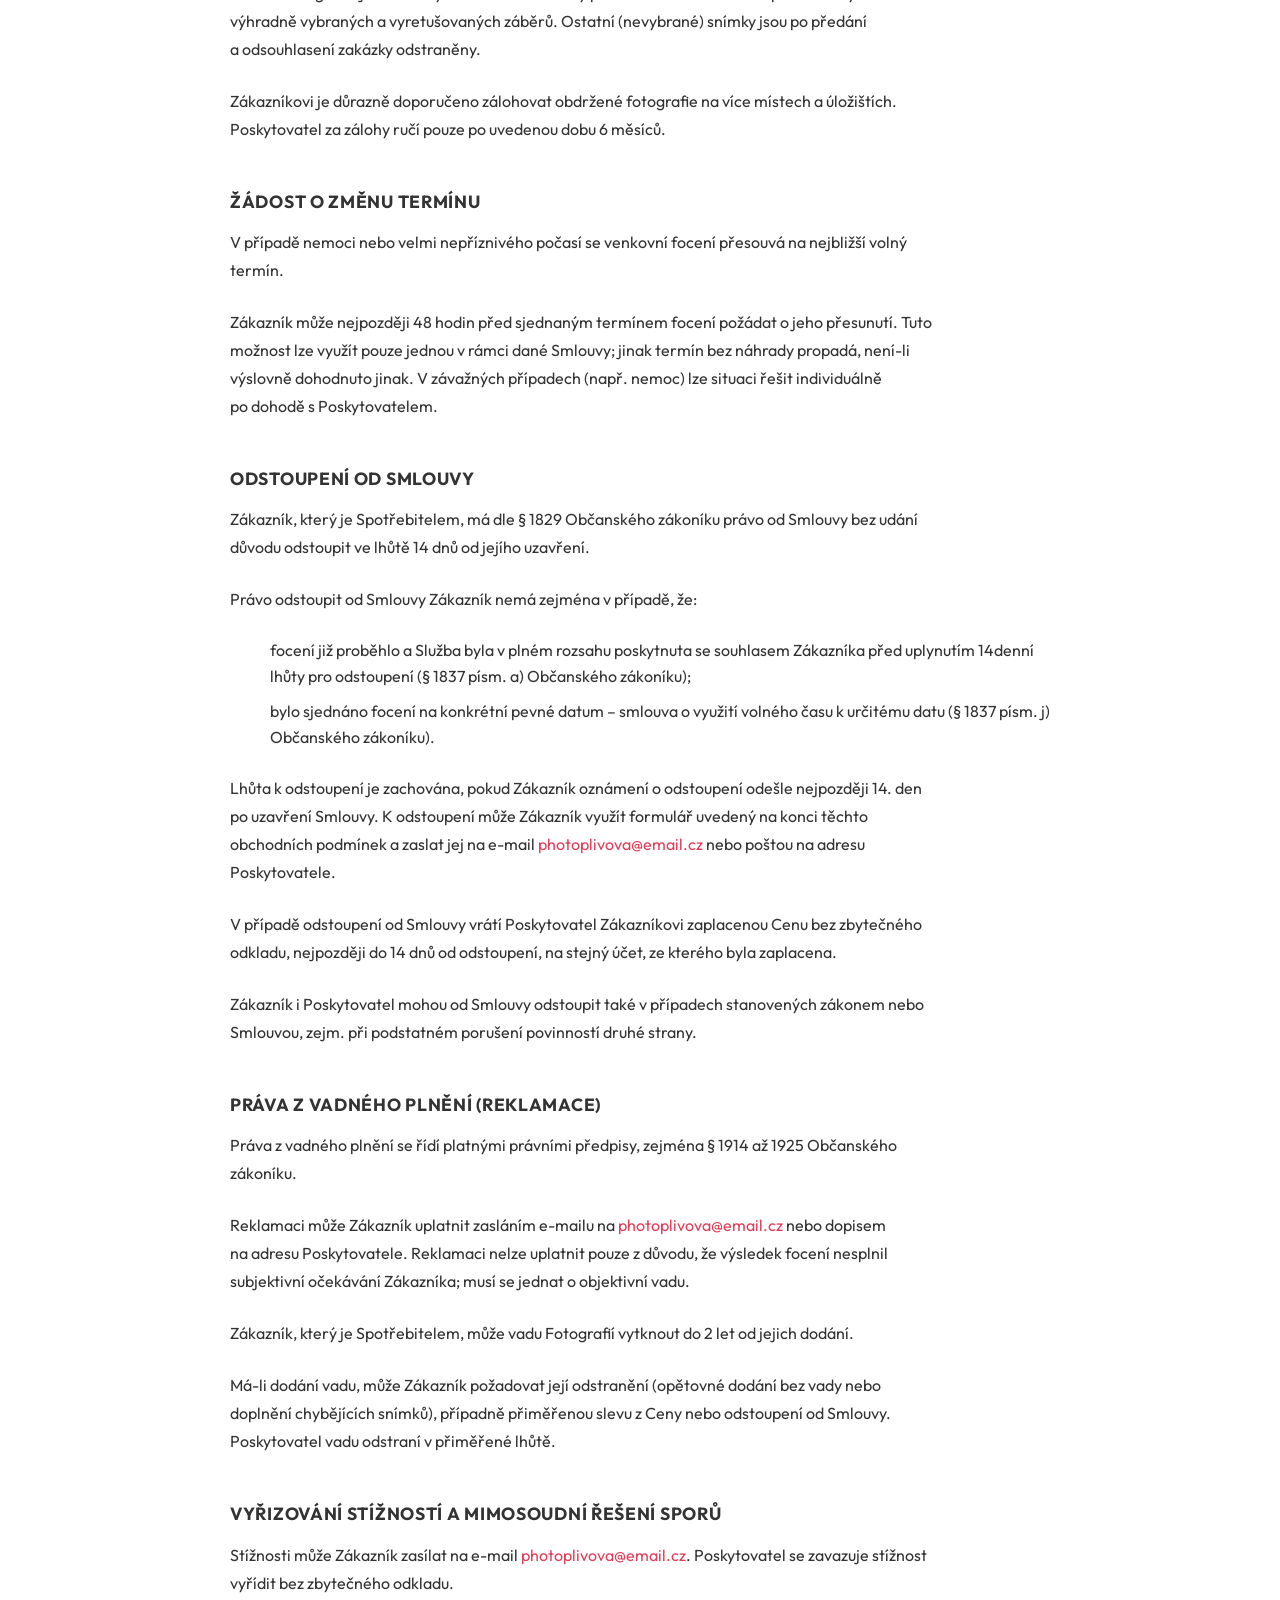
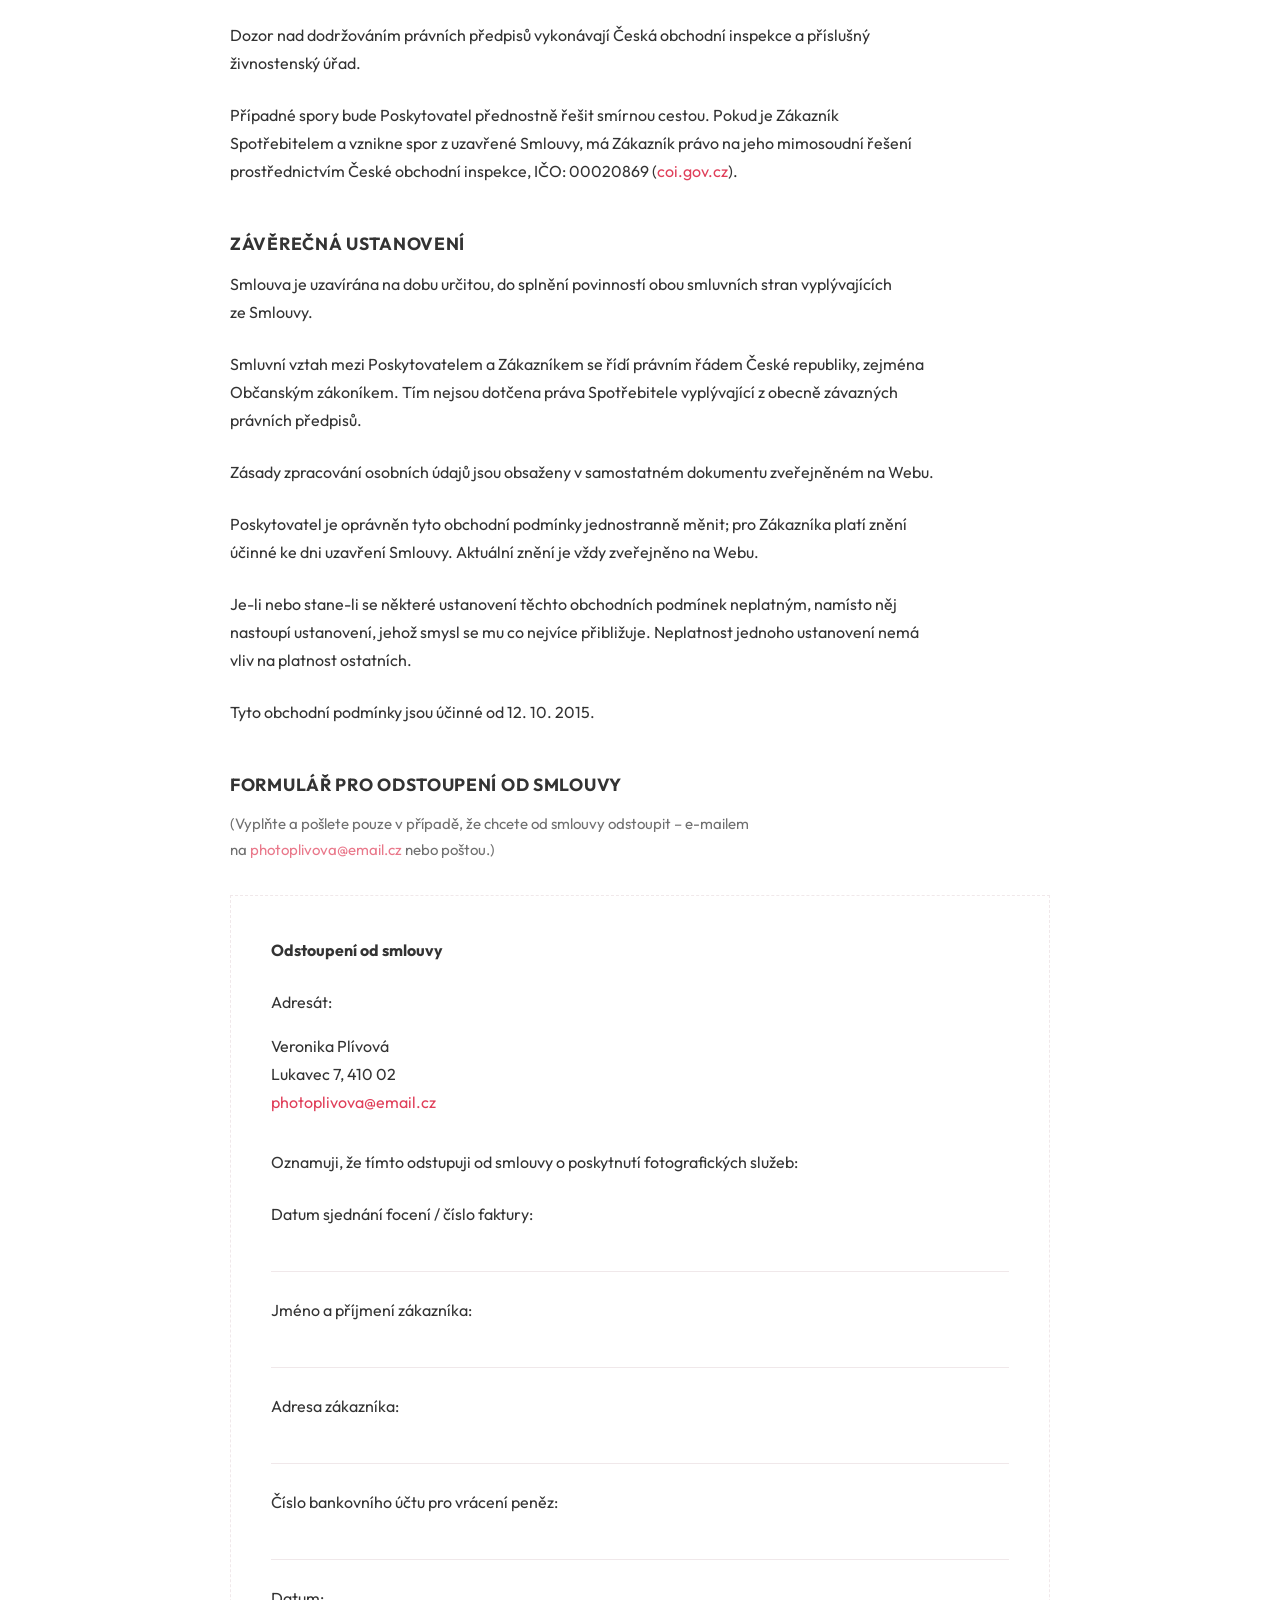
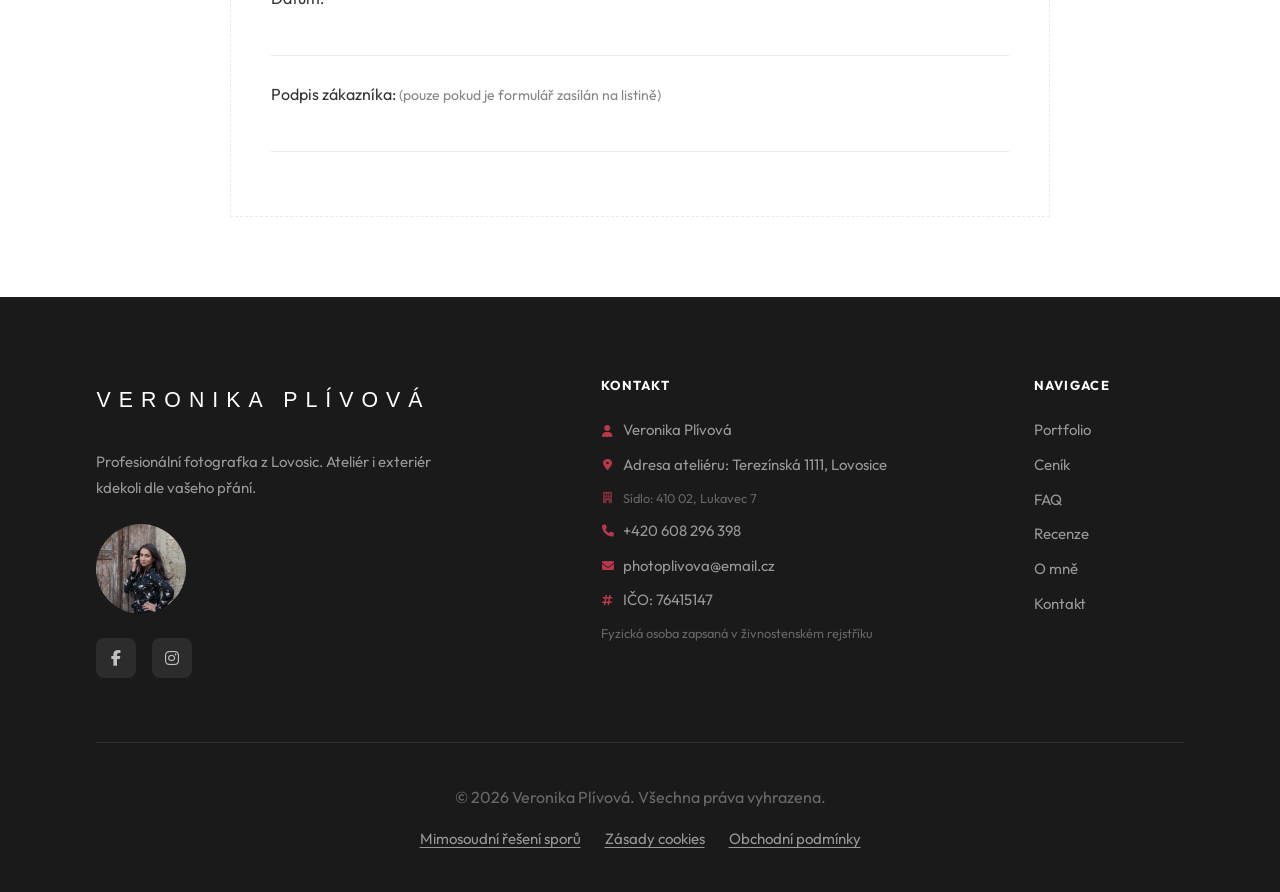
<file: vop.html>
<!DOCTYPE html>
<html lang="cs">
<head>
  <meta charset="UTF-8">
  <meta name="viewport" content="width=device-width, initial-scale=1.0">
  <meta name="robots" content="noindex, nofollow">

  <title>Obchodní podmínky | Veronika Plívová</title>
  <meta name="description" content="Všeobecné obchodní podmínky Veroniky Plívové – fotografické služby.">
  <link rel="canonical" href="https://veronikaplivova.barboramichajlov.cz/vop">

  <meta property="og:type"        content="website">
  <meta property="og:url"         content="https://veronikaplivova.barboramichajlov.cz/vop">
  <meta property="og:title"       content="Obchodní podmínky | Veronika Plívová">
  <meta property="og:description" content="Všeobecné obchodní podmínky Veroniky Plívové – fotografické služby.">
  <meta property="og:image"       content="https://veronikaplivova.barboramichajlov.cz/og-image.jpg">
  <meta property="og:locale"      content="cs_CZ">

  <link rel="icon" type="image/svg+xml" href="/favicon.svg">
  <link rel="preconnect" href="https://fonts.googleapis.com">
  <link rel="preconnect" href="https://fonts.gstatic.com" crossorigin>
  <link href="https://fonts.googleapis.com/css2?family=Outfit:wght@400;500;600;700;800&display=swap" rel="stylesheet">
  <link rel="stylesheet" href="https://cdnjs.cloudflare.com/ajax/libs/font-awesome/6.5.0/css/all.min.css">
  <link rel="stylesheet" href="css/styles.css">
  <style>
    .legal-content h2 { font-size: 1.1rem; margin-top: var(--sp-6); margin-bottom: var(--sp-2); color: var(--c-text); text-transform: uppercase; letter-spacing: .04em; }
    .legal-content h3 { font-size: 1rem; margin-top: var(--sp-4); margin-bottom: var(--sp-1); color: var(--c-text); font-weight: 600; }
    .legal-content p  { margin-bottom: var(--sp-3); }
    .legal-content ul { margin-bottom: var(--sp-3); padding-left: var(--sp-5); }
    .legal-content ul li { margin-bottom: var(--sp-1); }
    .legal-content .legal-box { background: var(--c-bg-alt); border: 1px solid var(--c-border); border-radius: var(--radius); padding: var(--sp-4) var(--sp-5); margin-bottom: var(--sp-5); }
    .legal-content .legal-box p { margin-bottom: var(--sp-1); }
    .legal-content .legal-box p:last-child { margin-bottom: 0; }
    .withdrawal-form { border: 1px dashed var(--c-border); border-radius: var(--radius); padding: var(--sp-5); margin-top: var(--sp-4); }
    .withdrawal-form p { margin-bottom: var(--sp-2); }
    .withdrawal-form .field { border-bottom: 1px solid var(--c-border); min-height: 28px; margin-bottom: var(--sp-3); }
  </style>
</head>
<body>

<!-- Navigace -->
<header>
  <nav class="site-nav" id="site-nav" aria-label="Hlavní navigace">
    <div class="nav-inner">
      <div class="nav-links-left">
        <a href="/portfolio" class="nav-link">Portfolio</a>
        <a href="/cenik"     class="nav-link">Ceník</a>
        <a href="/faq"       class="nav-link">FAQ</a>
      </div>
      <a href="/" class="nav-logo" aria-label="Domů – Foto Veronika Plívová">
        <img src="Obrazky_Plivova/Logo_Plivova.svg" alt="Logo Veronika Plívová">
      </a>
      <div class="nav-links-right">
        <a href="/recenze" class="nav-link">Recenze</a>
        <a href="/o-mne"   class="nav-link">O&nbsp;mně</a>
        <a href="/kontakt" class="nav-link">Kontakt</a>
      </div>
      <div class="nav-spacer" aria-hidden="true"></div>
      <button class="nav-hamburger" id="nav-hamburger"
              aria-label="Otevřít menu" aria-expanded="false" aria-controls="nav-mobile-menu">
        <span></span><span></span><span></span>
      </button>
    </div>
  </nav>
  <div class="nav-mobile-menu" id="nav-mobile-menu" role="dialog" aria-label="Mobilní navigace">
    <a href="/portfolio" class="nav-mobile-link">Portfolio</a>
    <a href="/cenik"     class="nav-mobile-link">Ceník</a>
    <a href="/faq"       class="nav-mobile-link">FAQ</a>
    <a href="/recenze"   class="nav-mobile-link">Recenze</a>
    <a href="/o-mne"     class="nav-mobile-link">O&nbsp;mně</a>
    <a href="/kontakt"   class="nav-mobile-link">Kontakt</a>
  </div>
</header>

<main>

  <section class="page-hero">
    <div class="container">
      <h1>Všeobecné obchodní podmínky</h1>
      <p>Platné od 1.&nbsp;7.&nbsp;2026</p>
    </div>
  </section>

  <section>
    <div class="container legal-content" style="max-width: 820px;">

      <p>Tyto obchodní podmínky se použijí pro poskytování fotografických služeb (focení dětí, rodiny, párů, těhotenství, svatební focení, produktová fotografie a jiné), jejichž nabídka je uvedena na webovém rozhraní <a href="https://veronikaplivova.barboramichajlov.cz/" style="color:var(--c-primary);">veronikaplivova.barboramichajlov.cz</a>.</p>


      <h2>Vymezení základních termínů</h2>

      <p>Tyto termíny, uváděné v obchodních podmínkách s velkým počátečním písmenem, znamenají:</p>

      <h3>Poskytovatel</h3>
      <div class="legal-box">
        <p><strong>Veronika Plívová</strong></p>
        <p>Zapsána v&nbsp;živnostenském rejstříku</p>
        <p>IČO: 76415147</p>
        <p>Sídlo: Lukavec&nbsp;7, 410&nbsp;02</p>
        <p>Ateliér (provozovna): Terezínská 1111, Lovosice</p>
        <p>Telefon: <a href="tel:+420608296398" style="color:var(--c-primary);">+420&nbsp;608&nbsp;296&nbsp;398</a></p>
        <p>E-mail: <a href="mailto:photoplivova@email.cz" style="color:var(--c-primary);">photoplivova@email.cz</a></p>
      </div>

      <h3>Zákazník</h3>
      <p>Ten, kdo s&nbsp;Poskytovatelem uzavře ohledně Služby Smlouvu.</p>

      <h3>Uživatel</h3>
      <p>Jakákoli osoba, která navštíví Web; může, ale nemusí být Zákazníkem.</p>

      <h3>Spotřebitel</h3>
      <p>Zákazník, který je fyzickou osobou a&nbsp;při uzavírání Smlouvy jedná mimo rámec své podnikatelské činnosti nebo mimo rámec samostatného výkonu svého povolání.</p>

      <h3>Objednávka</h3>
      <p>Návrh Uživatele na&nbsp;uzavření Smlouvy, učiněný e-mailem na&nbsp;<a href="mailto:photoplivova@seznam.cz" style="color:var(--c-primary);">photoplivova@seznam.cz</a>, přes FB stránky <a href="https://facebook.com/photoplivova" target="_blank" rel="noopener noreferrer" style="color:var(--c-primary);">facebook.com/photoplivova</a> nebo přes WhatsApp na&nbsp;čísle <a href="https://wa.me/420608296398" style="color:var(--c-primary);">608&nbsp;296&nbsp;398</a>.</p>

      <h3>Smlouva</h3>
      <p>Smlouva o&nbsp;poskytování fotografických služeb uzavíraná mezi Poskytovatelem a&nbsp;Zákazníkem. Obsahem Smlouvy je povinnost Poskytovatele poskytnout sjednanou Službu a&nbsp;předat Zákazníkovi výsledné fotografie a&nbsp;povinnost Zákazníka zaplatit sjednanou Cenu. Smlouvu tvoří potvrzený termín a&nbsp;podmínky focení (zpravidla e-mailem) a&nbsp;tyto obchodní podmínky.</p>

      <h3>Služba</h3>
      <p>Fotografická služba dle aktuálního ceníku na&nbsp;Webu nebo individuální dohody – focení dětí, rodinné focení, focení párů, těhotenské focení, svatební focení, produktová fotografie nebo jiné.</p>

      <h3>Fotografie / Snímky</h3>
      <p>Výsledné upravené fotografie z&nbsp;focení dodané Zákazníkovi v&nbsp;elektronické podobě nebo na&nbsp;flash disku.</p>

      <h3>Cena</h3>
      <p>Konečná cena za Službu dle aktuálního ceníku na&nbsp;Webu nebo individuálně sjednaná. Platí se v&nbsp;korunách českých.</p>

      <h3>Web</h3>
      <p>Webové stránky dostupné na&nbsp;adrese <a href="https://veronikaplivova.barboramichajlov.cz/" style="color:var(--c-primary);">veronikaplivova.barboramichajlov.cz</a>.</p>

      <h3>Občanský zákoník</h3>
      <p>Zákon č.&nbsp;89/2012&nbsp;Sb., občanský zákoník, ve znění pozdějších předpisů.</p>


      <h2>Informace na webu</h2>

      <p>Na Webu je uveden popis jednotlivých Služeb, jejich obsah a&nbsp;cena. Tyto informace jsou informativního charakteru a&nbsp;nepředstavují návrh na&nbsp;uzavření smlouvy; ustanovení §&nbsp;1732 odst.&nbsp;2 Občanského zákoníku se nepoužije.</p>

      <p>Na Webu mohou být uvedeny recenze klientů Poskytovatele. Všechny zveřejněné recenze jsou ověřené – Poskytovatel průběžně sbírá zpětné vazby od&nbsp;svých klientů a&nbsp;vybrané reference zveřejňuje.</p>


      <h2>Objednávka a uzavření smlouvy</h2>

      <p>Zákazník si může focení objednat prostřednictvím Objednávky (viz definice výše), telefonicky nebo jiným dohodnutým způsobem. Smlouva je uzavřena okamžikem, kdy Poskytovatel Zákazníkovi potvrdí termín a&nbsp;podmínky focení. Jakékoli změny Smlouvy jsou možné jen na&nbsp;základě vzájemné dohody.</p>

      <p>Objednáním se na&nbsp;focení Zákazník automaticky potvrzuje přijetí těchto Obchodních podmínek včetně podmínek uvedených v&nbsp;ceníku a&nbsp;akceptuje autorský přístup a&nbsp;fotografický styl Poskytovatele.</p>

      <p>Poskytovatel se spoléhá na&nbsp;pravdivost a&nbsp;úplnost údajů sdělených Zákazníkem a&nbsp;nenese odpovědnost za&nbsp;chybné údaje a&nbsp;případnou škodu z&nbsp;toho vyplývající.</p>

      <p>Náklady vzniklé Zákazníkovi v&nbsp;souvislosti s&nbsp;použitím prostředků komunikace na&nbsp;dálku (zejm. připojení k&nbsp;internetu) nese Zákazník; tyto náklady se neliší od&nbsp;běžné sazby.</p>


      <h2>Platební podmínky</h2>

      <h3>Cena služeb</h3>
      <p>Na Webu jsou uvedeny aktuální ceny Služeb. Ceny může Poskytovatel měnit; pro Zákazníka platí vždy cena platná v&nbsp;okamžiku uzavření Smlouvy (potvrzení termínu).</p>

      <h3>Způsob a splatnost platby</h3>
      <p>Cena je splatná v&nbsp;plné výši v&nbsp;den focení, a&nbsp;to hotově nebo bankovním převodem na&nbsp;účet.</p>
      <p>V&nbsp;případě výběru snímků nad rámec sjednaného balíčku se nedoplatek hradí bankovním převodem na&nbsp;účet. Hotové fotografie jsou Zákazníkovi zaslány po&nbsp;obdržení platby na&nbsp;účet Poskytovatele.</p>
      <p>Po&nbsp;přijetí platby Poskytovatel vystaví a&nbsp;zašle Zákazníkovi fakturu na&nbsp;jeho e-mailovou adresu. Zákazník souhlasí s&nbsp;vystavením faktury v&nbsp;elektronické podobě.</p>


      <h2>Dodání fotografií</h2>

      <p>Po fotografování zasílá Poskytovatel do&nbsp;deseti dní náhledy fotek v&nbsp;malém rozlišení opatřené vodoznakem, ze&nbsp;kterých si Zákazník následně vybírá snímky určené k&nbsp;úpravě.</p>

      <p>Fotografie vybírá Zákazník. Pokud tak neučiní ani do&nbsp;14&nbsp;dnů ode dne zaslání náhledů, fotografie vybere Poskytovatel.</p>

      <p>Náhledové fotografie jsou určeny výhradně pro&nbsp;výběr k&nbsp;retušování – jsou v&nbsp;malém rozlišení, opatřeny vodoznakem a&nbsp;podle autorského zákona č.&nbsp;121/2000&nbsp;Sb. je zakázáno tyto fotografie jakkoliv dále upravovat nebo používat bez písemného souhlasu Poskytovatele.</p>

      <p>Fotografie jsou dodávány v&nbsp;elektronické podobě zasláním odkazu na&nbsp;online úložiště na&nbsp;e-mailovou adresu Zákazníka. Delší svatební balíček obsahuje flash disk.</p>

      <h3>Dodací lhůta</h3>
      <p>Dodací lhůta fotografií je 2–3 týdny od&nbsp;zaslání výběru snímků na&nbsp;úpravu. U&nbsp;svatebního focení může být tato lhůta delší. Konkrétní lhůtu lze individuálně dohodnout.</p>

      <p>Hotová zásilka je poté zaslána elektronicky přes <a href="https://www.uschovna.cz" target="_blank" rel="noopener noreferrer" style="color:var(--c-primary);">uschovna.cz</a>.</p>

      <h3>Hotové fotografie</h3>
      <p>Poskytovatel odevzdává pouze editované (zpracované) fotografie ve&nbsp;formátu JPG. Neupravené fotografie nejsou poskytovány.</p>

      <h3>Úprava fotografií</h3>
      <p>Úprava zahrnuje ořez, úpravu barev a&nbsp;základní retuš pleti.</p>
      <p>Nespokojenost a&nbsp;nesouhlas s&nbsp;fotografickým stylem, oblečením a&nbsp;autorským pojetím fotografa není důvodem k&nbsp;reklamaci.</p>

      <p>Zákazníkovi je doporučeno po&nbsp;obdržení fotografií co&nbsp;nejdříve zkontrolovat jejich dostupnost a&nbsp;počet. V&nbsp;případě zjištění nedostatků je Zákazník povinen Poskytovatele kontaktovat bez zbytečného odkladu.</p>


      <h2>Autorská práva a použití fotografií</h2>

      <p>Veškeré fotografie jsou autorským dílem Poskytovatele ve&nbsp;smyslu autorského zákona č.&nbsp;121/2000&nbsp;Sb. a&nbsp;nesmí být bez písemného souhlasu Poskytovatele použity pro&nbsp;jakýkoli komerční účel, propagaci ani prodány třetí straně.</p>

      <p>Fotografované osoby mohou fotografie používat pro&nbsp;svou nekomerční osobní prezentaci; při sdílení na&nbsp;sociálních sítích je vhodné uvést jméno autorky (<a href="https://facebook.com/photoplivova" target="_blank" rel="noopener noreferrer" style="color:var(--c-primary);">Veronika Plívová – fotografie</a> / <a href="https://www.instagram.com/photo_plivova/" target="_blank" rel="noopener noreferrer" style="color:var(--c-primary);">@photo_plivova</a>).</p>

      <p>Dle autorského zákona č.&nbsp;121/2000&nbsp;Sb. není bez souhlasu Poskytovatele dovoleno fotografie jakkoliv upravovat (např. aplikací barevných filtrů) a&nbsp;zveřejňovat jako dílo autorky.</p>

      <p>Zákazník uzavřením Smlouvy uděluje Poskytovateli souhlas s&nbsp;uveřejněním vybraných fotografií z&nbsp;focení na&nbsp;Webu a&nbsp;sociálních sítích Poskytovatele za&nbsp;účelem prezentace její práce, pokud nebyla výslovně sjednána jiná dohoda. Zákazník má právo tento souhlas kdykoli písemně odvolat zasláním e-mailu na&nbsp;adresu Poskytovatele.</p>

      <p>Porušení autorských práv je postižitelné podle autorského zákona a&nbsp;trestněprávních předpisů. V&nbsp;případě porušení je Poskytovatel oprávněn požadovat vydání bezdůvodného obohacení a&nbsp;náhradu škody.</p>

      <h3>Zálohování fotografií</h3>

      <p>Hotové fotografie jsou u&nbsp;Poskytovatele zálohovány po&nbsp;dobu 6&nbsp;měsíců od&nbsp;data předání – týká se výhradně vybraných a&nbsp;vyretušovaných záběrů. Ostatní (nevybrané) snímky jsou po&nbsp;předání a&nbsp;odsouhlasení zakázky odstraněny.</p>

      <p>Zákazníkovi je důrazně doporučeno zálohovat obdržené fotografie na&nbsp;více místech a&nbsp;úložištích. Poskytovatel za&nbsp;zálohy ručí pouze po&nbsp;uvedenou dobu&nbsp;6&nbsp;měsíců.</p>


      <h2>Žádost o změnu termínu</h2>

      <p>V&nbsp;případě nemoci nebo velmi nepříznivého počasí se venkovní focení přesouvá na&nbsp;nejbližší volný termín.</p>

      <p>Zákazník může nejpozději 48&nbsp;hodin před sjednaným termínem focení požádat o&nbsp;jeho přesunutí. Tuto možnost lze využít pouze jednou v&nbsp;rámci dané Smlouvy; jinak termín bez náhrady propadá, není-li výslovně dohodnuto jinak. V&nbsp;závažných případech (např. nemoc) lze situaci řešit individuálně po&nbsp;dohodě s&nbsp;Poskytovatelem.</p>


      <h2>Odstoupení od smlouvy</h2>

      <p>Zákazník, který je Spotřebitelem, má dle §&nbsp;1829 Občanského zákoníku právo od Smlouvy bez udání důvodu odstoupit ve lhůtě 14&nbsp;dnů od&nbsp;jejího uzavření.</p>

      <p>Právo odstoupit od Smlouvy Zákazník nemá zejména v&nbsp;případě, že:</p>
      <ul>
        <li>focení již proběhlo a&nbsp;Služba byla v&nbsp;plném rozsahu poskytnuta se souhlasem Zákazníka před uplynutím 14denní lhůty pro&nbsp;odstoupení (§&nbsp;1837 písm.&nbsp;a) Občanského zákoníku);</li>
        <li>bylo sjednáno focení na&nbsp;konkrétní pevné datum – smlouva o&nbsp;využití volného času k&nbsp;určitému datu (§&nbsp;1837 písm.&nbsp;j) Občanského zákoníku).</li>
      </ul>

      <p>Lhůta k&nbsp;odstoupení je zachována, pokud Zákazník oznámení o&nbsp;odstoupení odešle nejpozději 14.&nbsp;den po&nbsp;uzavření Smlouvy. K&nbsp;odstoupení může Zákazník využít formulář uvedený na&nbsp;konci těchto obchodních podmínek a&nbsp;zaslat jej na&nbsp;e-mail <a href="mailto:photoplivova@email.cz" style="color:var(--c-primary);">photoplivova@email.cz</a> nebo poštou na&nbsp;adresu Poskytovatele.</p>

      <p>V&nbsp;případě odstoupení od Smlouvy vrátí Poskytovatel Zákazníkovi zaplacenou Cenu bez zbytečného odkladu, nejpozději do&nbsp;14&nbsp;dnů od&nbsp;odstoupení, na&nbsp;stejný účet, ze&nbsp;kterého byla zaplacena.</p>

      <p>Zákazník i&nbsp;Poskytovatel mohou od Smlouvy odstoupit také v&nbsp;případech stanovených zákonem nebo Smlouvou, zejm. při podstatném porušení povinností druhé strany.</p>


      <h2>Práva z vadného plnění (reklamace)</h2>

      <p>Práva z&nbsp;vadného plnění se řídí platnými právními předpisy, zejména §&nbsp;1914 až 1925 Občanského zákoníku.</p>

      <p>Reklamaci může Zákazník uplatnit zasláním e-mailu na&nbsp;<a href="mailto:photoplivova@email.cz" style="color:var(--c-primary);">photoplivova@email.cz</a> nebo dopisem na&nbsp;adresu Poskytovatele. Reklamaci nelze uplatnit pouze z&nbsp;důvodu, že výsledek focení nesplnil subjektivní očekávání Zákazníka; musí se jednat o&nbsp;objektivní vadu.</p>

      <p>Zákazník, který je Spotřebitelem, může vadu Fotografií vytknout do&nbsp;2&nbsp;let od&nbsp;jejich dodání.</p>

      <p>Má-li dodání vadu, může Zákazník požadovat její odstranění (opětovné dodání bez vady nebo doplnění chybějících snímků), případně přiměřenou slevu z&nbsp;Ceny nebo odstoupení od Smlouvy. Poskytovatel vadu odstraní v&nbsp;přiměřené lhůtě.</p>


      <h2>Vyřizování stížností a mimosoudní řešení sporů</h2>

      <p>Stížnosti může Zákazník zasílat na&nbsp;e-mail <a href="mailto:photoplivova@email.cz" style="color:var(--c-primary);">photoplivova@email.cz</a>. Poskytovatel se zavazuje stížnost vyřídit bez zbytečného odkladu.</p>

      <p>Dozor nad dodržováním právních předpisů vykonávají Česká obchodní inspekce a&nbsp;příslušný živnostenský úřad.</p>

      <p>Případné spory bude Poskytovatel přednostně řešit smírnou cestou. Pokud je Zákazník Spotřebitelem a&nbsp;vznikne spor z&nbsp;uzavřené Smlouvy, má Zákazník právo na&nbsp;jeho mimosoudní řešení prostřednictvím České obchodní inspekce, IČO:&nbsp;00020869 (<a href="https://coi.gov.cz" target="_blank" rel="noopener noreferrer" style="color:var(--c-primary);">coi.gov.cz</a>).</p>


      <h2>Závěrečná ustanovení</h2>

      <p>Smlouva je uzavírána na&nbsp;dobu určitou, do&nbsp;splnění povinností obou smluvních stran vyplývajících ze&nbsp;Smlouvy.</p>

      <p>Smluvní vztah mezi Poskytovatelem a&nbsp;Zákazníkem se řídí právním řádem České republiky, zejména Občanským zákoníkem. Tím nejsou dotčena práva Spotřebitele vyplývající z&nbsp;obecně závazných právních předpisů.</p>

      <p>Zásady zpracování osobních údajů jsou obsaženy v&nbsp;samostatném dokumentu zveřejněném na&nbsp;Webu.</p>

      <p>Poskytovatel je oprávněn tyto obchodní podmínky jednostranně měnit; pro Zákazníka platí znění účinné ke&nbsp;dni uzavření Smlouvy. Aktuální znění je vždy zveřejněno na&nbsp;Webu.</p>

      <p>Je-li nebo stane-li se některé ustanovení těchto obchodních podmínek neplatným, namísto něj nastoupí ustanovení, jehož smysl se mu co&nbsp;nejvíce přibližuje. Neplatnost jednoho ustanovení nemá vliv na&nbsp;platnost ostatních.</p>

      <p>Tyto obchodní podmínky jsou účinné od&nbsp;12.&nbsp;10.&nbsp;2015.</p>


      <h2>Formulář pro odstoupení od smlouvy</h2>

      <p style="font-size:.9375rem;opacity:.7;">(Vyplňte a&nbsp;pošlete pouze v&nbsp;případě, že chcete od&nbsp;smlouvy odstoupit – e-mailem na&nbsp;<a href="mailto:photoplivova@email.cz" style="color:var(--c-primary);">photoplivova@email.cz</a> nebo poštou.)</p>

      <div class="withdrawal-form">
        <p><strong>Odstoupení od smlouvy</strong></p>

        <p style="margin-top:var(--sp-3);">Adresát:</p>
        <p>Veronika Plívová<br>
        Lukavec&nbsp;7, 410&nbsp;02<br>
        <a href="mailto:photoplivova@email.cz" style="color:var(--c-primary);">photoplivova@email.cz</a></p>

        <p style="margin-top:var(--sp-4);">Oznamuji, že tímto odstupuji od smlouvy o&nbsp;poskytnutí fotografických služeb:</p>

        <p style="margin-top:var(--sp-3);">Datum sjednání focení / číslo faktury:</p>
        <div class="field"></div>

        <p>Jméno a příjmení zákazníka:</p>
        <div class="field"></div>

        <p>Adresa zákazníka:</p>
        <div class="field"></div>

        <p>Číslo bankovního účtu pro vrácení peněz:</p>
        <div class="field"></div>

        <p>Datum:</p>
        <div class="field"></div>

        <p>Podpis zákazníka: <span style="font-size:.875rem;opacity:.6;">(pouze pokud je formulář zasílán na listině)</span></p>
        <div class="field"></div>
      </div>

    </div>
  </section>

</main>

<!-- Patička -->
<footer class="site-footer" role="contentinfo">
  <div class="container">
    <div class="footer-grid">
      <div class="footer-brand">
        <img src="Obrazky_Plivova/Logo_Plivova.svg" alt="Logo Veronika Plívová" class="footer-logo">
        <p>Profesionální fotografka z&nbsp;Lovosic. Ateliér i&nbsp;exteriér kdekoli dle vašeho přání.</p>
        <img src="Obrazky_Plivova/Omne_Plivova/DSC_3257mala.webp" alt="Veronika Plívová" class="footer-portrait" loading="lazy">
        <div class="footer-social">
          <a href="https://facebook.com/photoplivova" class="footer-social-icon"
             aria-label="Facebook" rel="noopener noreferrer" target="_blank">
            <i class="fa-brands fa-facebook-f" aria-hidden="true"></i>
          </a>
          <a href="https://www.instagram.com/photo_plivova/" class="footer-social-icon"
             aria-label="Instagram" rel="noopener noreferrer" target="_blank">
            <i class="fa-brands fa-instagram" aria-hidden="true"></i>
          </a>
        </div>
      </div>

      <div>
        <h3 class="footer-heading">Kontakt</h3>
        <address class="footer-links">
          <span class="footer-link"><i class="fa-solid fa-user footer-contact-icon" aria-hidden="true"></i>Veronika Plívová</span>

          <a href="https://maps.app.goo.gl/MpopxitPX6aHcJAa8" class="footer-link" target="_blank" rel="noopener noreferrer"><i class="fa-solid fa-location-dot footer-contact-icon" aria-hidden="true"></i>Adresa&nbsp;ateliéru:&nbsp;Terezínská 1111, Lovosice</a>
          <span class="footer-link" style="font-size:.8em;opacity:.6;"><i class="fa-solid fa-building footer-contact-icon" aria-hidden="true"></i>Sídlo: 410&nbsp;02, Lukavec&nbsp;7</span>
          <a href="tel:+420608296398" class="footer-link"><i class="fa-solid fa-phone footer-contact-icon" aria-hidden="true"></i>+420&nbsp;608&nbsp;296&nbsp;398</a>
          <a href="mailto:photoplivova@email.cz" class="footer-link"><i class="fa-solid fa-envelope footer-contact-icon" aria-hidden="true"></i>photoplivova@email.cz</a>
          <span class="footer-link"><i class="fa-solid fa-hashtag footer-contact-icon" aria-hidden="true"></i>IČO: 76415147</span>
          <span class="footer-link" style="font-size:.8em;opacity:.6;">Fyzická osoba zapsaná v&nbsp;živnostenském rejstříku</span>
        </address>
      </div>

      <div>
        <h3 class="footer-heading">Navigace</h3>
        <nav class="footer-links" aria-label="Patičková navigace">
          <a href="/portfolio" class="footer-link">Portfolio</a>
          <a href="/cenik"     class="footer-link">Ceník</a>
          <a href="/faq"       class="footer-link">FAQ</a>
          <a href="/recenze"   class="footer-link">Recenze</a>
          <a href="/o-mne"     class="footer-link">O&nbsp;mně</a>
          <a href="/kontakt"   class="footer-link">Kontakt</a>
        </nav>
      </div>
    </div>

    <hr class="footer-divider">

    <div class="footer-bottom">
      <p>&copy; 2026 Veronika Plívová. Všechna práva vyhrazena.</p>

      <div class="footer-legal">
        <a href="/adr"     class="footer-link">Mimosoudní řešení sporů</a>
        <a href="/cookies" class="footer-link">Zásady cookies</a>
        <a href="/vop"     class="footer-link">Obchodní podmínky</a>
      </div>
    </div>
  </div>
</footer>

<!-- Cookie lišta -->
<div class="cookie-banner" id="cookie-banner" role="alertdialog" aria-label="Informace o&nbsp;cookies">
  <p>Tento web používá technické soubory cookie nezbytné pro jeho fungování.</p>
  <div class="cookie-actions">
    <button class="btn btn-primary" id="cookie-accept">Rozumím</button>
    <button class="btn btn-ghost"   id="cookie-decline">Odmítnout</button>
  </div>
</div>

<script src="js/script.js"></script>
</body>
</html>
</file>
<file: css/styles.css>
/* ============================================================
   FOTO VERONIKA PLÍVOVÁ — Hlavní stylesheet
   Mobile-first, CSS variables, moderní design
   ============================================================ */

/* ── Proměnné ────────────────────────────────────────────── */
:root {
  --c-primary:   #e03f5a;
  --c-secondary: #ffccd1;
  --c-bg:        #ffffff;
  --c-text:      #333333;
  --c-muted:     #666666;
  --c-bg-alt:    #fdf8f9;
  --c-border:    #f0e8ea;

  --radius-s:  8px;
  --radius-m:  16px;
  --radius-l:  24px;
  --radius-xl: 32px;

  --shadow-s: 0 2px 8px rgba(0,0,0,.06);
  --shadow-m: 0 4px 24px rgba(0,0,0,.08);
  --shadow-l: 0 8px 48px rgba(0,0,0,.12);

  --sp-1: 8px;
  --sp-2: 16px;
  --sp-3: 24px;
  --sp-4: 32px;
  --sp-5: 40px;
  --sp-6: 48px;
  --sp-8: 64px;
  --sp-10: 80px;
  --sp-12: 96px;

  --nav-h: 72px;
  --ease: cubic-bezier(.16,1,.3,1);
  --tr: .3s cubic-bezier(.16,1,.3,1);
}

/* ── Reset ───────────────────────────────────────────────── */
*, *::before, *::after { box-sizing: border-box; margin: 0; padding: 0; }
html { font-size: 16px; scroll-behavior: smooth; -webkit-text-size-adjust: 100%; }
body {
  font-family: 'Outfit', system-ui, sans-serif;
  color: var(--c-text);
  background: var(--c-bg);
  line-height: 1.65;
  overflow-x: hidden;
}
img, video { max-width: 100%; height: auto; display: block; }
a { color: inherit; text-decoration: none; }
ul { list-style: none; }
button { font-family: inherit; cursor: pointer; border: none; background: none; }
input, textarea, select { font-family: inherit; font-size: 1rem; }
address { font-style: normal; }

/* ── Typografie ──────────────────────────────────────────── */
h1 { font-size: clamp(2rem, 5vw, 3.5rem);   line-height: 1.15; font-weight: 800; }
h2 { font-size: clamp(1.65rem, 3.5vw, 2.5rem); line-height: 1.2;  font-weight: 700; }
h3 { font-size: clamp(1.2rem, 2.5vw, 1.65rem); line-height: 1.3;  font-weight: 700; }
h4 { font-size: clamp(1rem, 2vw, 1.25rem);    line-height: 1.35; font-weight: 600; }
h5 { font-size: 1rem;      line-height: 1.4;  font-weight: 600; }
h6 { font-size: 0.875rem;  line-height: 1.45; font-weight: 600; }
p  { font-size: 1rem; line-height: 1.75; max-width: 65ch; }

/* ── Layout ──────────────────────────────────────────────── */
.container {
  width: 85%;
  max-width: 1400px;
  margin-inline: auto;
}
section { padding: var(--sp-10) 0; }
.section-header { margin-bottom: var(--sp-5); }
.section-header h2 { margin-bottom: var(--sp-1); }
.section-subtitle { color: var(--c-muted); font-size: 1.0625rem; }
.section-alt { background: var(--c-bg-alt); }
.text-center { text-align: center; }
.text-center h1,
.text-center h2,
.text-center h3,
.text-center p { text-align: center; margin-inline: auto; }

/* ── Tlačítka ────────────────────────────────────────────── */
.btn {
  display: inline-flex;
  align-items: center;
  gap: var(--sp-1);
  padding: .75rem 1.75rem;
  border-radius: var(--radius-s);
  font-size: 1rem;
  font-weight: 600;
  letter-spacing: .01em;
  transition: var(--tr);
  cursor: pointer;
  border: 2px solid transparent;
}
.btn-primary { background: var(--c-primary); color: #fff; border-color: var(--c-primary); }
.btn-primary:hover {
  background: #c4293d;
  border-color: #c4293d;
  transform: translateY(-2px);
  box-shadow: 0 8px 24px rgba(224,63,90,.35);
}
.btn-outline { background: transparent; color: var(--c-primary); border-color: var(--c-primary); }
.btn-outline:hover { background: var(--c-primary); color: #fff; transform: translateY(-2px); }
.btn-ghost { background: transparent; color: var(--c-text); border-color: var(--c-border); }
.btn-ghost:hover { border-color: var(--c-primary); color: var(--c-primary); }
.btn-hero-outline { background: transparent; color: #fff; border: 2px solid rgba(255,255,255,.8); }
.btn-hero-outline:hover { background: rgba(255,255,255,.15); border-color: #fff; transform: translateY(-2px); }

/* ── Navigace ────────────────────────────────────────────── */
.site-nav {
  position: fixed;
  inset-block-start: 0;
  inset-inline: 0;
  z-index: 100;
  height: var(--nav-h);
  display: flex;
  align-items: center;
  padding-inline: var(--sp-4);
  transition: background var(--tr), box-shadow var(--tr);
}
.site-nav.scrolled {
  background: rgba(255,255,255,.96);
  backdrop-filter: blur(16px);
  box-shadow: 0 2px 20px rgba(0,0,0,.08);
}

/* Nav nad hero fotkou — gradient + bílé písmo */
.site-nav.nav-hero:not(.scrolled) {
  background: linear-gradient(to bottom, rgba(0,0,0,.48) 0%, transparent 100%);
}
.site-nav.nav-hero:not(.scrolled) .nav-link {
  color: #fff;
}
.site-nav.nav-hero:not(.scrolled) .nav-link::after {
  background: #fff;
}
.site-nav.nav-hero:not(.scrolled) .nav-hamburger span {
  background: #fff;
}
.nav-inner {
  width: 100%;
  display: flex;
  align-items: center;
  justify-content: space-between;
  position: relative;
}
.nav-spacer { width: 40px; height: 40px; flex-shrink: 0; }
.nav-logo {
  position: absolute;
  left: 50%;
  transform: translateX(-50%);
  display: flex;
  align-items: center;
}
.nav-logo img { height: 44px; width: auto; }
.nav-logo .logo-text {
  font-size: 1.2rem;
  font-weight: 800;
  color: var(--c-primary);
  letter-spacing: .03em;
}
.nav-links-left,
.nav-links-right { display: none; gap: var(--sp-5); }
.nav-link {
  font-family: 'Century Gothic', 'Gill Sans MT', 'Gill Sans', Futura, 'Trebuchet MS', sans-serif;
  font-size: 1.0625rem;
  font-weight: 400;
  letter-spacing: .12em;
  text-transform: uppercase;
  color: var(--c-text);
  padding: .25rem 0;
  position: relative;
  transition: color var(--tr);
}
.nav-link::after {
  content: '';
  position: absolute;
  bottom: -2px; left: 0; right: 0;
  height: 2px;
  background: var(--c-primary);
  transform: scaleX(0);
  transform-origin: right;
  transition: transform var(--tr);
}
.nav-link:hover,
.nav-link.active { color: var(--c-primary); }
.nav-link:hover::after,
.nav-link.active::after { transform: scaleX(1); transform-origin: left; }

/* Hamburger */
.nav-hamburger {
  display: flex;
  flex-direction: column;
  justify-content: center;
  gap: 5px;
  width: 40px; height: 40px;
  padding: 8px;
  cursor: pointer;
  z-index: 101;
}
.nav-hamburger span {
  display: block;
  width: 100%; height: 2px;
  background: var(--c-text);
  border-radius: 2px;
  transition: var(--tr);
}
.nav-hamburger.open span:nth-child(1) { transform: translateY(7px) rotate(45deg); }
.nav-hamburger.open span:nth-child(2) { opacity: 0; transform: scaleX(0); }
.nav-hamburger.open span:nth-child(3) { transform: translateY(-7px) rotate(-45deg); }

/* Mobilní menu */
.nav-mobile-menu {
  position: fixed;
  inset-block-start: var(--nav-h);
  inset-inline: 0;
  inset-block-end: 0;
  background: rgba(255,255,255,.98);
  backdrop-filter: blur(20px);
  display: flex;
  flex-direction: column;
  align-items: center;
  justify-content: center;
  gap: var(--sp-3);
  z-index: 99;
  transform: translateY(-100%);
  opacity: 0;
  visibility: hidden;
  transition: transform .45s var(--ease), opacity .3s, visibility 0s .45s;
}
.nav-mobile-menu.open {
  transform: translateY(0);
  opacity: 1;
  visibility: visible;
  transition: transform .45s var(--ease), opacity .3s;
}
.nav-mobile-link {
  font-size: 1.375rem;
  font-weight: 600;
  color: var(--c-text);
  letter-spacing: .02em;
  transition: color var(--tr);
}
.nav-mobile-link:hover { color: var(--c-primary); }

/* ── Hero ────────────────────────────────────────────────── */
.hero {
  position: relative;
  height: 100vh;
  min-height: 600px;
  overflow: hidden;
  display: flex;
  align-items: flex-end;
  padding-bottom: calc(var(--sp-12) + var(--sp-10));
}
.hero-slides { position: absolute; inset: 0; }
.hero-slide {
  position: absolute; inset: 0;
  opacity: 0;
  transition: opacity 1.4s ease;
}
.hero-slide.active { opacity: 1; }
.hero-slide img { width: 100%; height: 100%; object-fit: cover; object-position: center top; }
.hero-img-dog { object-position: center 5%; }
.hero-overlay {
  position: absolute; inset: 0;
  background: linear-gradient(to bottom, rgba(0,0,0,.1) 0%, rgba(0,0,0,.05) 35%, rgba(0,0,0,.65) 100%);
}
.hero-content {
  position: relative;
  z-index: 2;
  color: #fff;
}
.hero-eyebrow {
  font-family: 'Century Gothic', 'Gill Sans MT', 'Gill Sans', Futura, 'Trebuchet MS', sans-serif;
  font-size: clamp(1rem, 2vw, 1.375rem);
  font-weight: 400;
  letter-spacing: .12em;
  text-transform: uppercase;
  color: var(--c-secondary);
  margin-bottom: var(--sp-2);
  opacity: 0;
  transform: translateY(20px);
  animation: fadeUp .8s .3s var(--ease) forwards;
}
.hero h1 {
  color: #fff;
  margin-bottom: var(--sp-3);
  opacity: 0;
  transform: translateY(20px);
  animation: fadeUp .8s .5s var(--ease) forwards;
}
.hero-sub {
  font-size: 1.0625rem;
  line-height: 1.7;
  max-width: 50ch;
  color: rgba(255,255,255,.9);
  margin-bottom: var(--sp-5);
  opacity: 0;
  transform: translateY(20px);
  animation: fadeUp .8s .7s var(--ease) forwards;
}
.hero .btn {
  opacity: 0;
  transform: translateY(20px);
  animation: fadeUp .8s .9s var(--ease) forwards;
}
.hero-dots {
  position: absolute;
  bottom: var(--sp-5);
  left: 50%;
  transform: translateX(-50%);
  display: flex;
  gap: var(--sp-1);
  z-index: 3;
}
.hero-dot {
  width: 8px; height: 8px;
  border-radius: 50%;
  background: rgba(255,255,255,.5);
  cursor: pointer;
  transition: var(--tr);
  border: none;
}
.hero-dot.active { background: #fff; transform: scale(1.3); }

/* ── Bento grid ──────────────────────────────────────────── */
.bento-grid {
  display: grid;
  grid-template-columns: repeat(2, minmax(0, 380px));
  justify-content: center;
  gap: var(--sp-2);
}
.bento-item {
  position: relative;
  border-radius: var(--radius-l);
  overflow: hidden;
  cursor: pointer;
  aspect-ratio: 3/4;
  display: block;
  text-decoration: none;
}
.bento-item img { width: 100%; height: 100%; object-fit: cover; transition: transform .6s var(--ease); }
.bento-item:hover img { transform: scale(1.06); }
.bento-overlay {
  position: absolute; inset: 0;
  background: linear-gradient(to top, rgba(0,0,0,.7) 0%, transparent 60%);
  display: flex;
  flex-direction: column;
  justify-content: flex-end;
  padding: var(--sp-3);
}
.bento-overlay h3 {
  color: #fff;
  font-size: 1.0625rem;
  margin-bottom: 4px;
  font-family: 'Century Gothic', 'Gill Sans MT', 'Gill Sans', Futura, 'Trebuchet MS', sans-serif;
  font-weight: 400;
  letter-spacing: .12em;
  text-transform: uppercase;
}
.bento-cta {
  color: var(--c-secondary);
  font-size: .875rem;
  font-weight: 500;
  display: flex;
  align-items: center;
  gap: 6px;
  opacity: 0;
  transform: translateY(4px);
  transition: var(--tr);
}
.bento-item:hover .bento-cta { opacity: 1; transform: translateY(0); }

/* ── Portfolio galerie ───────────────────────────────────── */
.portfolio-filter {
  display: flex;
  gap: var(--sp-1);
  flex-wrap: wrap;
  justify-content: center;
  margin-bottom: var(--sp-5);
}
.filter-btn {
  padding: .5rem 1.25rem;
  border-radius: 999px;
  font-size: .9375rem;
  font-weight: 500;
  color: var(--c-muted);
  border: 2px solid var(--c-border);
  background: transparent;
  transition: var(--tr);
  cursor: pointer;
}
.filter-btn:hover,
.filter-btn.active { background: var(--c-primary); border-color: var(--c-primary); color: #fff; }

.gallery-grid {
  columns: 2;
  column-gap: var(--sp-2);
}
.gallery-item {
  position: relative;
  border-radius: var(--radius-m);
  overflow: hidden;
  cursor: pointer;
  break-inside: avoid;
  margin-bottom: var(--sp-2);
  display: block;
}
.gallery-item img { width: 100%; height: auto; display: block; transition: transform .5s var(--ease); }
.gallery-item:hover img { transform: scale(1.05); }
.gallery-item-overlay {
  position: absolute; inset: 0;
  background: rgba(0,0,0,.25);
  display: flex; align-items: center; justify-content: center;
  opacity: 0;
  transition: opacity .3s;
}
.gallery-item:hover .gallery-item-overlay { opacity: 1; }
.gallery-item-overlay i { color: #fff; font-size: 1.5rem; }
.gallery-item.hidden { display: none; }

/* Kategorie záhlaví v galerii */
.gallery-section { margin-top: var(--sp-8); }
.gallery-section:first-child { margin-top: 0; }
.gallery-section-title {
  font-size: clamp(1.1rem, 2.5vw, 1.4rem);
  font-weight: 700;
  margin-bottom: var(--sp-3);
  padding-bottom: var(--sp-2);
  border-bottom: 2px solid var(--c-border);
  display: flex;
  align-items: center;
  gap: var(--sp-2);
  color: var(--c-text);
}
.gallery-section-title i { color: var(--c-primary); font-size: 1rem; }

/* ── Lightbox ────────────────────────────────────────────── */
.lightbox {
  position: fixed; inset: 0;
  z-index: 1000;
  background: rgba(0,0,0,.96);
  display: flex;
  align-items: center;
  justify-content: center;
  opacity: 0;
  visibility: hidden;
  transition: opacity .3s, visibility 0s .3s;
}
.lightbox.open { opacity: 1; visibility: visible; transition: opacity .3s; }
.lightbox-img { max-width: 90vw; max-height: 90vh; object-fit: contain; border-radius: var(--radius-s); }
.lightbox-close,
.lightbox-prev,
.lightbox-next {
  position: absolute;
  color: #fff;
  font-size: 1.2rem;
  cursor: pointer;
  width: 48px; height: 48px;
  display: flex; align-items: center; justify-content: center;
  border-radius: 50%;
  background: rgba(255,255,255,.15);
  transition: background .2s;
  border: none;
}
.lightbox-close:hover,
.lightbox-prev:hover,
.lightbox-next:hover { background: rgba(255,255,255,.3); }
.lightbox-close { top: var(--sp-3); right: var(--sp-3); font-size: 1.4rem; }
.lightbox-prev { top: 50%; left: var(--sp-3); transform: translateY(-50%); }
.lightbox-next { top: 50%; right: var(--sp-3); transform: translateY(-50%); }

/* ── Ceník karty ─────────────────────────────────────────── */
.pricing-grid { display: grid; gap: var(--sp-3); }
.pricing-card {
  background: var(--c-bg);
  border: 2px solid var(--c-border);
  border-radius: var(--radius-l);
  padding: var(--sp-5);
  transition: var(--tr);
  position: relative;
  overflow: hidden;
  display: flex;
  flex-direction: column;
}
.pricing-card::before {
  content: '';
  position: absolute;
  top: 0; left: 0; right: 0;
  height: 4px;
  background: linear-gradient(90deg, var(--c-primary), var(--c-secondary));
  transform: scaleX(0);
  transform-origin: left;
  transition: transform .4s var(--ease);
  z-index: 2;
}
.pricing-card::after {
  content: '';
  position: absolute;
  inset: 0;
  background-image: var(--card-bg-img, none);
  background-size: cover;
  background-position: center;
  opacity: .10;
  z-index: 0;
  pointer-events: none;
}
.pricing-card > * { position: relative; z-index: 1; }
.pricing-card:hover { box-shadow: var(--shadow-m); border-color: var(--c-secondary); transform: translateY(-2px); }
.pricing-card:hover::before { transform: scaleX(1); }
.pricing-card.featured { border-color: var(--c-border); background: var(--c-bg); }
.pricing-badge {
  display: inline-block;
  font-family: 'Century Gothic', 'Gill Sans MT', 'Gill Sans', Futura, 'Trebuchet MS', sans-serif;
  font-size: 1rem;
  font-weight: 400;
  letter-spacing: .12em;
  text-transform: uppercase;
  color: var(--c-primary);
  background: none;
  padding: 0;
  border-radius: 0;
  margin-bottom: var(--sp-2);
  align-self: flex-start;
}
.pricing-name { font-size: 1.1rem; font-weight: 700; margin-bottom: var(--sp-1); color: var(--c-text); }
.pricing-price {
  font-size: clamp(2rem, 4vw, 2.75rem);
  font-weight: 800;
  color: var(--c-primary);
  line-height: 1;
  margin: var(--sp-2) 0;
}
.pricing-price .cur { font-size: 1rem; font-weight: 600; margin-left: 4px; }
.pricing-desc { font-size: .9375rem; color: var(--c-muted); margin-bottom: var(--sp-3); }
.pricing-features {
  margin-top: auto;
  padding-top: var(--sp-3);
  border-top: 1px solid var(--c-border);
  display: flex;
  flex-direction: column;
  gap: var(--sp-1);
}
.pricing-features li {
  display: flex;
  gap: var(--sp-1);
  font-size: .9375rem;
  line-height: 1.55;
  color: var(--c-text);
  align-items: flex-start;
  text-align: left;
}
.pricing-features li i { color: var(--c-primary); flex-shrink: 0; margin-top: 3px; font-size: .875rem; }
.pricing-features li > :not(i) { flex: 1; }
.pricing-grid--flex > .pricing-card { flex: 0 0 100%; }
@media (min-width: 640px) {
  .pricing-grid--flex > .pricing-card { flex: 0 0 calc((100% - 24px) / 2); }
}
@media (min-width: 1024px) {
  .pricing-grid--flex > .pricing-card { flex: 0 0 calc((100% - 48px) / 3); }
}
.pricing-note {
  margin-top: var(--sp-3);
  padding: var(--sp-3);
  background: rgba(224,63,90,.06);
  border-radius: var(--radius-s);
  font-size: .875rem;
  color: var(--c-muted);
  border-left: 3px solid var(--c-primary);
}

/* ── Accordion ───────────────────────────────────────────── */
.accordion { display: flex; flex-direction: column; gap: var(--sp-2); }
.accordion-cols { display: grid; gap: var(--sp-2); grid-template-columns: 1fr; }
.accordion-item {
  border: 2px solid var(--c-border);
  border-radius: var(--radius-m);
  overflow: hidden;
  transition: border-color var(--tr);
}
.accordion-item.open { border-color: var(--c-secondary); }
.accordion-header {
  width: 100%;
  display: flex;
  align-items: center;
  justify-content: space-between;
  padding: var(--sp-3) var(--sp-4);
  text-align: left;
  font-size: 1rem;
  font-weight: 600;
  color: var(--c-text);
  gap: var(--sp-3);
  transition: color var(--tr);
}
.accordion-header:hover { color: var(--c-primary); }
.accordion-item.open .accordion-header { color: var(--c-primary); }
.accordion-icon { flex-shrink: 0; transition: transform .3s; font-size: 1rem; }
.accordion-item.open .accordion-icon { transform: rotate(180deg); }
.accordion-body { max-height: 0; overflow: hidden; transition: max-height .4s var(--ease); }
.accordion-body-inner {
  padding: 0 var(--sp-4) var(--sp-4);
  font-size: .9375rem;
  color: var(--c-muted);
  line-height: 1.7;
}
.accordion-body-inner ul { padding-left: var(--sp-3); list-style: disc; margin-top: var(--sp-1); }
.accordion-body-inner ul li { margin-bottom: 6px; }

/* ── O mně ───────────────────────────────────────────────── */
.about-layout { display: grid; gap: var(--sp-6); align-items: center; }
.about-img-wrap { border-radius: var(--radius-l); overflow: hidden; aspect-ratio: 4/5; }
.about-img-wrap img { width: 100%; height: 100%; object-fit: cover; }

.photo-stack {
  position: relative;
  max-width: 380px;
  margin: 0 auto;
  padding-bottom: 80px;
}
.photo-stack-main {
  display: block;
  width: 100%;
  border-radius: var(--radius-l);
  object-fit: cover;
  aspect-ratio: 4/5;
  box-shadow: var(--shadow-l);
}
.photo-stack-accent {
  position: absolute;
  bottom: 0;
  right: -60px;
  width: 58%;
  aspect-ratio: 3/4;
  object-fit: cover;
  object-position: center top;
  border-radius: var(--radius-m);
  border: 4px solid #fff;
  box-shadow: var(--shadow-l);
}
.about-content p { color: var(--c-muted); margin-bottom: var(--sp-3); max-width: 55ch; }
.about-content p:last-of-type { margin-bottom: 0; }
.equipment-box {
  position: relative;
  overflow: hidden;
  margin-top: var(--sp-4);
  padding: var(--sp-4) var(--sp-5);
  background: linear-gradient(135deg, #fff 0%, var(--c-bg-alt) 100%);
  border-radius: var(--radius-m);
  border: 1px solid var(--c-border);
  box-shadow: var(--shadow-s);
}
.equipment-box-header {
  display: flex;
  align-items: center;
  gap: var(--sp-2);
  margin-bottom: var(--sp-3);
  padding-bottom: var(--sp-2);
  border-bottom: 1px solid var(--c-border);
}
.equipment-camera-bg {
  position: absolute;
  bottom: -10px;
  right: -10px;
  width: 130px;
  height: auto;
  opacity: .12;
  pointer-events: none;
}
.equipment-box h4 {
  font-size: .8125rem;
  letter-spacing: .1em;
  text-transform: uppercase;
  color: var(--c-primary);
  margin-bottom: 0;
}
.equipment-list {
  display: flex;
  flex-direction: column;
  gap: 10px;
}
.equipment-list li {
  display: flex;
  align-items: center;
  gap: 10px;
  font-size: .9375rem;
  color: var(--c-text);
}
.equipment-list li i {
  color: var(--c-primary);
  font-size: .5rem;
  flex-shrink: 0;
}

/* Foto strip */
.photo-strip {
  display: grid;
  grid-template-columns: repeat(2, 1fr);
  gap: var(--sp-2);
  margin-top: var(--sp-4);
}
.photo-strip-item { border-radius: var(--radius-m); overflow: hidden; aspect-ratio: 2/3; }
.photo-strip-item img { width: 100%; height: 100%; object-fit: cover; transition: transform .5s var(--ease); }
.photo-strip-item:hover img { transform: scale(1.05); }

/* ── Kontakt ─────────────────────────────────────────────── */
.contact-layout { display: grid; gap: var(--sp-6); }
.contact-info-item { display: flex; gap: var(--sp-3); align-items: flex-start; margin-bottom: var(--sp-4); }
.contact-info-icon {
  width: 48px; height: 48px;
  flex-shrink: 0;
  border-radius: var(--radius-s);
  background: rgba(224,63,90,.1);
  display: flex; align-items: center; justify-content: center;
  color: var(--c-primary);
  font-size: 1.125rem;
}
.contact-info-text h4 {
  font-size: .8125rem;
  color: var(--c-muted);
  font-weight: 500;
  text-transform: uppercase;
  letter-spacing: .08em;
  margin-bottom: 4px;
}
.contact-info-text p,
.contact-info-text a { font-size: 1rem; font-weight: 600; color: var(--c-text); line-height: 1.55; }
.contact-info-text a:hover { color: var(--c-primary); }

/* Formulář */
.contact-form {
  background: var(--c-bg-alt);
  border-radius: var(--radius-l);
  padding: var(--sp-5);
}
.contact-form h3 { margin-bottom: var(--sp-4); }
.form-group { display: flex; flex-direction: column; gap: 6px; margin-bottom: var(--sp-3); }
.form-label { font-size: .875rem; font-weight: 600; color: var(--c-text); }
.form-input {
  padding: .75rem 1rem;
  border: 2px solid var(--c-border);
  border-radius: var(--radius-s);
  font-size: 1rem;
  color: var(--c-text);
  background: #fff;
  transition: border-color var(--tr);
  outline: none;
  width: 100%;
}
.form-input:focus { border-color: var(--c-primary); }
textarea.form-input { min-height: 140px; resize: vertical; }
.form-required { color: var(--c-primary); }
.honeypot { display: none !important; visibility: hidden; position: absolute; left: -9999px; }
.form-success {
  display: none;
  padding: var(--sp-3) var(--sp-4);
  background: #f0faf0;
  border-radius: var(--radius-s);
  border-left: 4px solid #2ecc71;
  font-size: .9375rem;
  color: #1a7a3a;
  margin-top: var(--sp-3);
}

/* ── Patička ─────────────────────────────────────────────── */
.site-footer {
  background: #1a1a1a;
  color: rgba(255,255,255,.7);
  padding: var(--sp-10) 0 var(--sp-5);
}
.footer-grid { display: grid; gap: var(--sp-8); margin-bottom: var(--sp-8); }
.footer-brand { text-align: left; }
.footer-logo { display: block; height: 48px; width: auto; margin-bottom: var(--sp-3); margin-left: -19px; filter: brightness(0) invert(1); }
.footer-brand p { font-size: .9375rem; line-height: 1.7; max-width: 38ch; color: rgba(255,255,255,.55); }
.footer-portrait { display: block; width: 90px; height: 90px; object-fit: cover; border-radius: 50%; margin-top: var(--sp-3); margin-bottom: var(--sp-3); opacity: .85; }
.footer-heading {
  font-size: .8125rem;
  font-weight: 700;
  letter-spacing: .1em;
  text-transform: uppercase;
  color: #fff;
  margin-bottom: var(--sp-3);
}
.footer-links { display: flex; flex-direction: column; gap: 10px; }
.footer-link { font-size: .9375rem; color: rgba(255,255,255,.55); transition: color var(--tr); }
.footer-link:hover { color: var(--c-primary); }
.footer-social { display: flex; gap: var(--sp-2); margin-top: var(--sp-3); }
.footer-social-icon {
  width: 40px; height: 40px;
  border-radius: var(--radius-s);
  background: rgba(255,255,255,.08);
  display: flex; align-items: center; justify-content: center;
  color: rgba(255,255,255,.7);
  font-size: 1rem;
  transition: var(--tr);
}
.footer-social-icon:hover { background: var(--c-primary); color: #fff; transform: translateY(-2px); }
address.footer-links .footer-link { display: flex; align-items: center; }
.footer-contact-icon { width: 14px; font-size: .75rem; line-height: 1; text-align: center; color: var(--c-primary); opacity: .8; margin-right: 8px; flex-shrink: 0; }
.footer-divider { border: none; border-top: 1px solid rgba(255,255,255,.08); margin-bottom: var(--sp-5); }
.footer-bottom {
  display: flex;
  flex-direction: column;
  align-items: center;
  gap: var(--sp-2);
  font-size: .875rem;
  color: rgba(255,255,255,.35);
  text-align: center;
}
.footer-legal { display: flex; gap: var(--sp-3); flex-wrap: wrap; justify-content: center; }
.footer-legal span { color: rgba(255,255,255,.35); }
.footer-legal .footer-link { text-decoration: underline; text-underline-offset: 3px; }

/* ── Cookie lišta ────────────────────────────────────────── */
.cookie-banner {
  position: fixed;
  bottom: var(--sp-4);
  left: var(--sp-4);
  right: var(--sp-4);
  z-index: 500;
  background: rgba(255,255,255,.97);
  backdrop-filter: blur(16px);
  border: 1px solid var(--c-border);
  border-radius: var(--radius-l);
  padding: var(--sp-4) var(--sp-5);
  box-shadow: var(--shadow-l);
  display: flex;
  flex-direction: column;
  gap: var(--sp-3);
  transform: translateY(calc(100% + var(--sp-4)));
  transition: transform .5s var(--ease);
}
.cookie-banner.visible { transform: translateY(0); }
/* ── Recenze ─────────────────────────────────────────────── */
.reviews-grid {
  display: grid;
  gap: var(--sp-4);
}
.review-card {
  background: var(--c-bg-alt);
  border: 1px solid var(--c-border);
  border-radius: var(--radius-m);
  padding: var(--sp-5);
  display: flex;
  flex-direction: column;
  gap: var(--sp-3);
}
.review-stars { display: flex; justify-content: center; gap: 4px; color: #f5a623; font-size: 1.125rem; }
.review-text p { font-size: 1.0625rem; line-height: 1.75; color: var(--c-text); max-width: none; }
.review-author {
  display: flex;
  align-items: center;
  gap: var(--sp-2);
  margin-top: auto;
}
.review-avatar {
  width: 44px; height: 44px;
  border-radius: 50%;
  background: var(--c-secondary);
  color: var(--c-primary);
  font-weight: 700;
  font-size: .875rem;
  display: flex; align-items: center; justify-content: center;
  flex-shrink: 0;
}
.review-author strong { display: block; font-size: 1rem; color: var(--c-text); }
.review-source { display: flex; align-items: center; gap: 5px; font-size: .8125rem; color: var(--c-muted); margin-top: 2px; }

.cookie-banner p { font-size: .9375rem; max-width: none; color: var(--c-muted); }
.cookie-banner p a { color: var(--c-primary); text-decoration: underline; }
.cookie-actions { display: flex; gap: var(--sp-2); flex-wrap: wrap; }
.cookie-actions .btn { font-size: .875rem; padding: .625rem 1.25rem; }

/* ── 404 ─────────────────────────────────────────────────── */
.page-404 {
  min-height: 100vh;
  display: flex;
  align-items: center;
  justify-content: center;
  text-align: center;
  padding: var(--sp-8) 0;
  padding-top: calc(var(--nav-h) + var(--sp-8));
}
.page-404-icon {
  font-size: 7rem;
  color: var(--c-secondary);
  margin-bottom: var(--sp-4);
  display: block;
  animation: floatAnim 3s ease-in-out infinite;
}
.page-404 h1 { font-size: clamp(1.5rem, 4vw, 2.5rem); margin-bottom: var(--sp-3); }
.page-404 p { color: var(--c-muted); margin-bottom: var(--sp-5); margin-inline: auto; }

/* ── Stránkové záhlaví (non-hero) ────────────────────────── */
.page-hero {
  padding-top: calc(var(--nav-h) + var(--sp-10));
  padding-bottom: var(--sp-10);
  background: linear-gradient(135deg, #fff 0%, var(--c-bg-alt) 100%);
  text-align: center;
}
.page-hero-eyebrow {
  display: inline-block;
  font-size: .875rem;
  font-weight: 600;
  letter-spacing: .12em;
  text-transform: uppercase;
  color: var(--c-primary);
  margin-bottom: var(--sp-2);
}
.page-hero h1 { margin-bottom: var(--sp-2); }
.page-hero p { color: var(--c-muted); margin-inline: auto; }

/* ── CTA sekce ───────────────────────────────────────────── */
.cta-section {
  background: #ffffff;
  text-align: center;
  padding: var(--sp-12) 0;
  position: relative;
  overflow: hidden;
}
.cta-section::before { display: none; }
.cta-section h2 { color: var(--c-primary); margin-bottom: var(--sp-3); position: relative; }
.cta-section p { color: var(--c-muted); margin: 0 auto var(--sp-5); position: relative; }
.cta-section .btn { background: var(--c-primary); color: #fff; font-weight: 700; position: relative; }
.cta-section .btn:hover { background: #c4293d; transform: translateY(-2px); box-shadow: 0 8px 24px rgba(224,63,90,.35); }

/* ── Scroll reveal ───────────────────────────────────────── */
.reveal {
  opacity: 0;
  transform: translateY(28px);
  transition: opacity .7s var(--ease), transform .7s var(--ease);
}
.reveal.visible { opacity: 1; transform: translateY(0); }

/* ── Přístupnost ─────────────────────────────────────────── */
.visually-hidden {
  position: absolute;
  width: 1px; height: 1px;
  padding: 0; margin: -1px;
  overflow: hidden;
  clip: rect(0,0,0,0);
  white-space: nowrap;
  border: 0;
}

/* ── Glass efekt ─────────────────────────────────────────── */
.glass {
  background: rgba(255,255,255,.6);
  backdrop-filter: blur(20px);
  border: 1px solid rgba(255,255,255,.7);
}

/* ── Animace ─────────────────────────────────────────────── */
@keyframes fadeUp {
  to { opacity: 1; transform: translateY(0); }
}
@keyframes floatAnim {
  0%, 100% { transform: translateY(0); }
  50%       { transform: translateY(-16px); }
}

/* ════════════════════════════════════════════════════════════
   MEDIA QUERIES — tablet 640px+
   ════════════════════════════════════════════════════════════ */
@media (min-width: 640px) {
  .gallery-grid { columns: 2; }
  .bento-grid { grid-template-columns: repeat(2, minmax(0, 380px)); justify-content: center; }
  .bento-item { aspect-ratio: 4/5; }
  .pricing-grid { grid-template-columns: repeat(2, 1fr); }
  .photo-strip { grid-template-columns: repeat(3, 1fr); }
  .accordion-cols { grid-template-columns: repeat(2, 1fr); }
  .cookie-banner { flex-direction: row; align-items: center; }
  .reviews-grid { grid-template-columns: repeat(2, 1fr); }
}

/* ════════════════════════════════════════════════════════════
   MEDIA QUERIES — desktop 1024px+
   ════════════════════════════════════════════════════════════ */
/* Nav — tablet 768px+ */
@media (min-width: 768px) {
  .nav-hamburger { display: none; }
  .nav-spacer { display: none; }
  .nav-links-left,
  .nav-links-right { display: flex; }
  .nav-mobile-menu { display: none !important; }
  .nav-inner {
    display: grid;
    grid-template-columns: 1fr auto 1fr;
    gap: var(--sp-4);
    align-items: center;
  }
  .nav-logo { position: static; transform: none; }
  .nav-links-left { justify-content: flex-end; align-items: center; }
  .nav-links-right { justify-content: flex-start; align-items: center; }
}

@media (min-width: 1024px) {
  /* Nav spacing increase on wider screens */
  .nav-inner { gap: var(--sp-5); }

  /* Bento — mřížka 4×2 */
  .bento-grid {
    grid-template-columns: repeat(4, minmax(0, 300px));
    justify-content: center;
    gap: var(--sp-2);
  }
  .bento-item { aspect-ratio: 4/5; }

  /* Galerie */
  .gallery-grid { columns: 3; }

  /* Ceník */
  .pricing-grid { grid-template-columns: repeat(4, 1fr); }

  /* O mně */
  .about-layout { grid-template-columns: 1fr 1fr; }
  .photo-strip { grid-template-columns: repeat(3, 1fr); }

  /* Recenze */
  .reviews-grid { grid-template-columns: repeat(3, 1fr); }

  /* Kontakt */
  .contact-layout { grid-template-columns: 1fr 1fr; }

  /* Patička */
  .footer-grid { display: flex; align-items: flex-start; gap: var(--sp-6); }
  .footer-brand { flex: 1.5; max-width: 42%; }
  .footer-grid > div:nth-child(2) { flex: 1; max-width: 28%; }
  .footer-grid > div:last-child { flex: 0 0 auto; margin-left: var(--sp-10); }
  .footer-bottom { flex-direction: column; align-items: center; }

  /* Cookie */
  .cookie-banner { left: var(--sp-8); right: auto; max-width: 500px; }
}

/* ════════════════════════════════════════════════════════════
   MEDIA QUERIES — wide 1440px+
   ════════════════════════════════════════════════════════════ */
@media (min-width: 1440px) {
  :root { --nav-h: 80px; }
  .gallery-grid { columns: 4; }
}

/* ════════════════════════════════════════════════════════════
   MEDIA QUERIES — Mobile max 639px
   ════════════════════════════════════════════════════════════ */
@media (max-width: 639px) {
  .hero {
    padding-bottom: var(--sp-8);
  }
  .hero-overlay {
    background:
      linear-gradient(to right, rgba(0,0,0,.55) 0%, rgba(0,0,0,0) 65%),
      linear-gradient(to bottom, rgba(0,0,0,.1) 0%, rgba(0,0,0,0) 25%, rgba(0,0,0,.8) 100%);
  }
  .bento-overlay {
    align-items: center;
    text-align: center;
  }
  :root { --nav-h: 90px; }
  .nav-logo img { height: 82px; }
  .photo-stack {
    padding-bottom: 100px;
    padding-right: 60px;
  }
  .photo-stack-accent {
    right: 0;
  }
  .hero-img-center {
    object-position: 54% center;
  }
  .hero-img-dog {
    transform: none;
    object-position: center top;
  }
}

/* ════════════════════════════════════════════════════════════
   MEDIA QUERIES — 4K 2560px+
   ════════════════════════════════════════════════════════════ */
@media (min-width: 2560px) {
  html { font-size: 20px; }
  .gallery-grid { columns: 5; }
}
</file>
